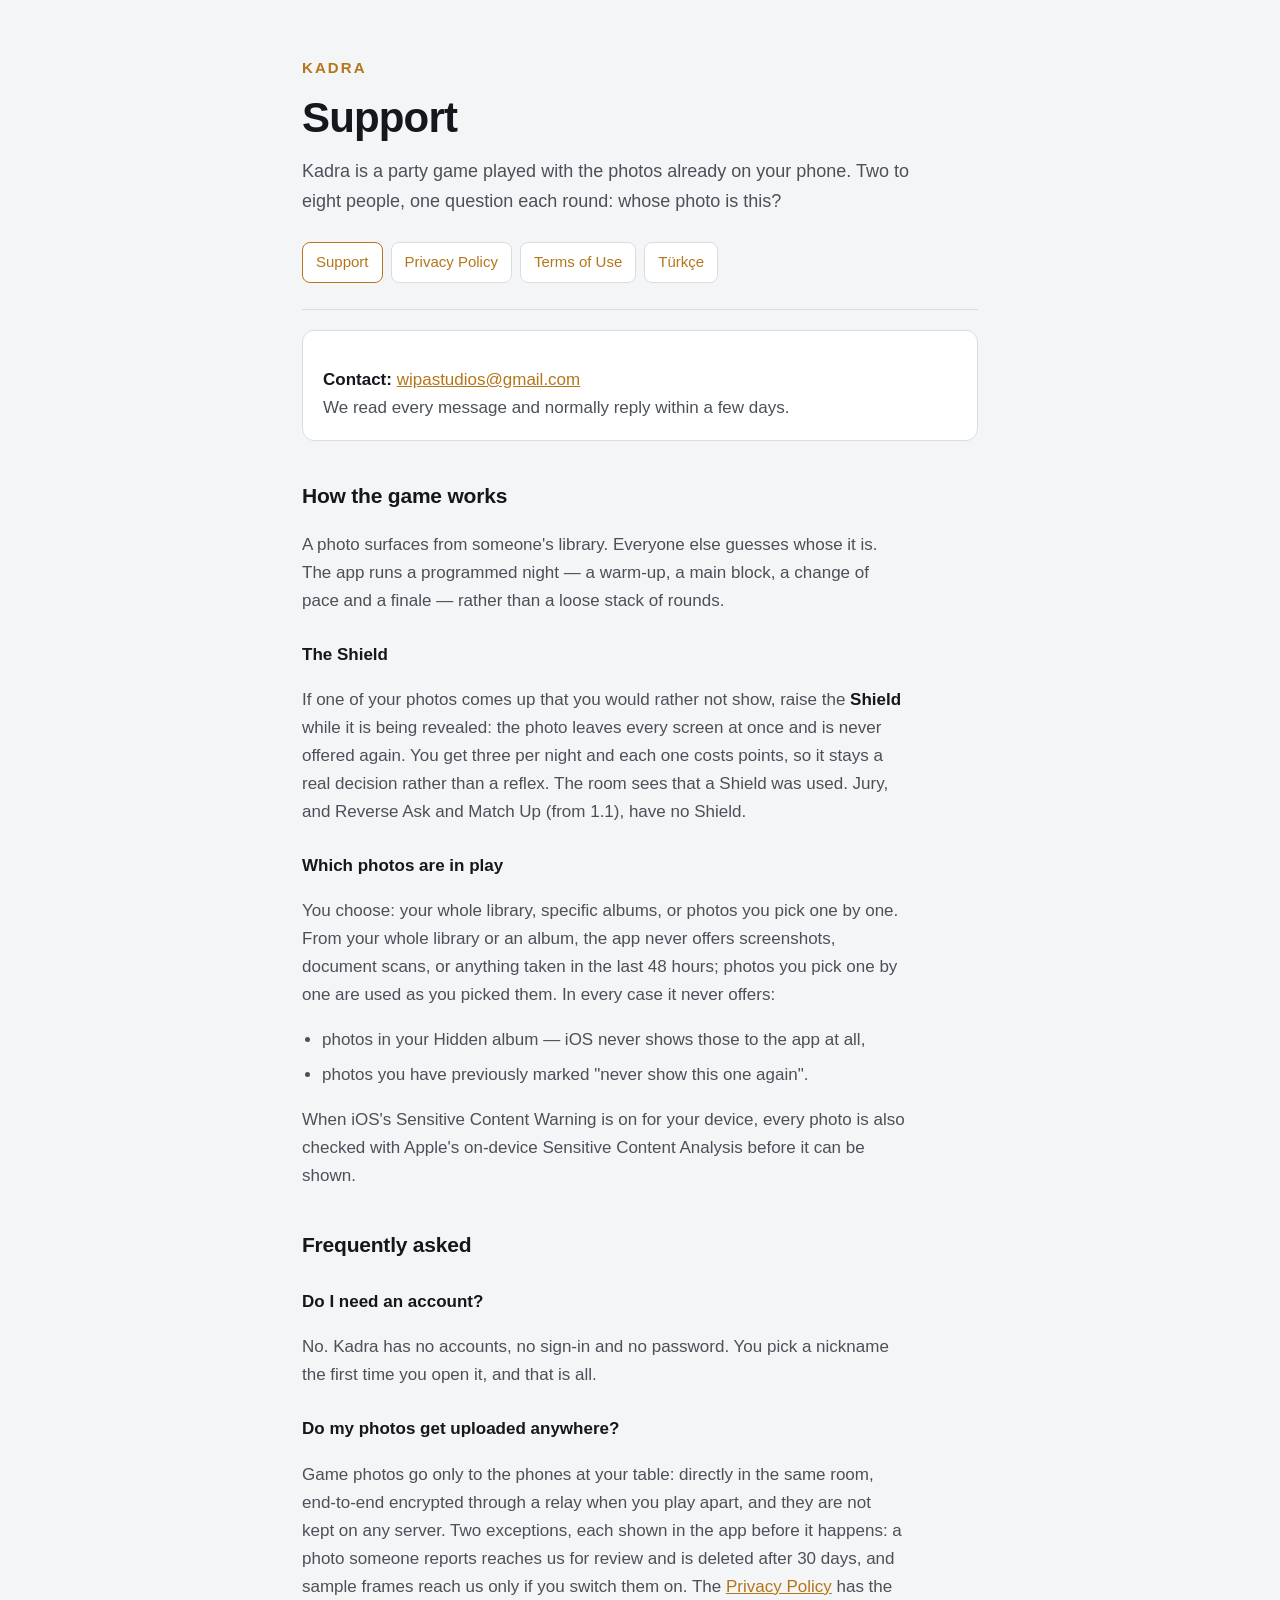
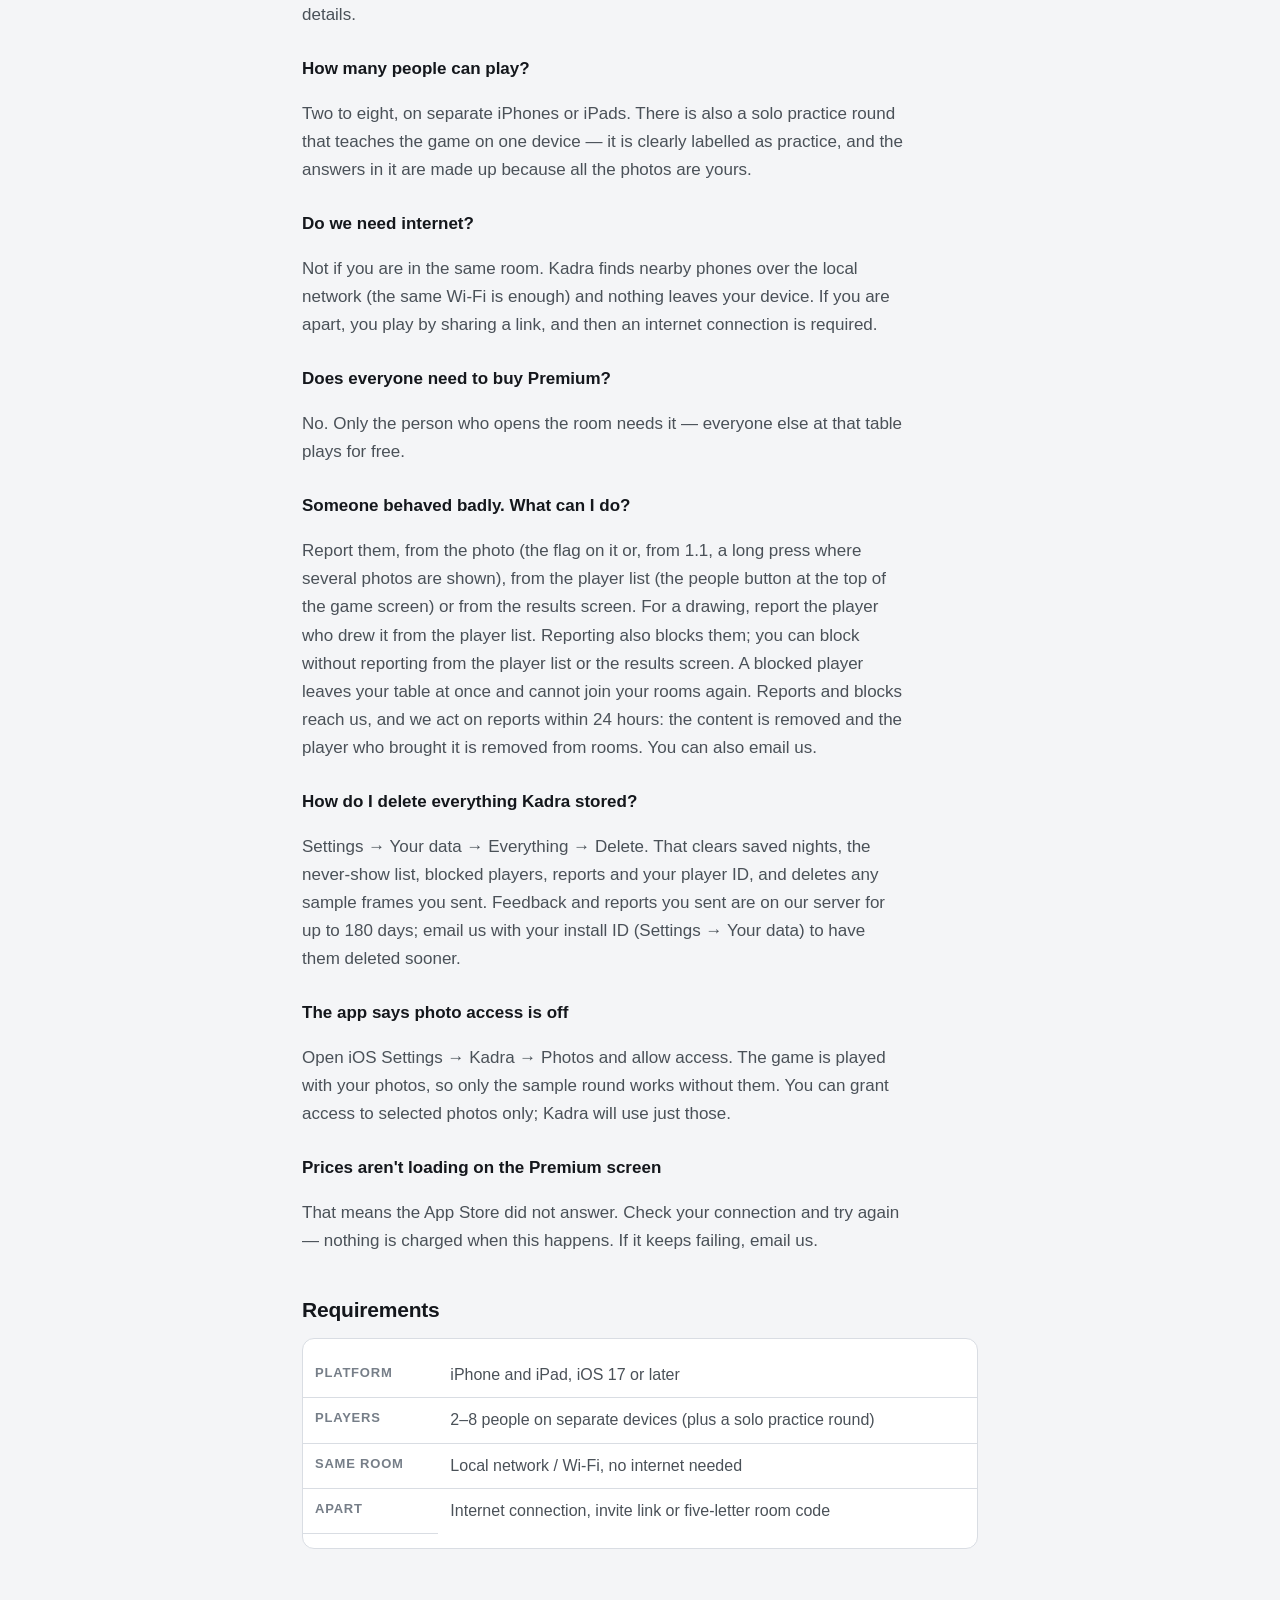
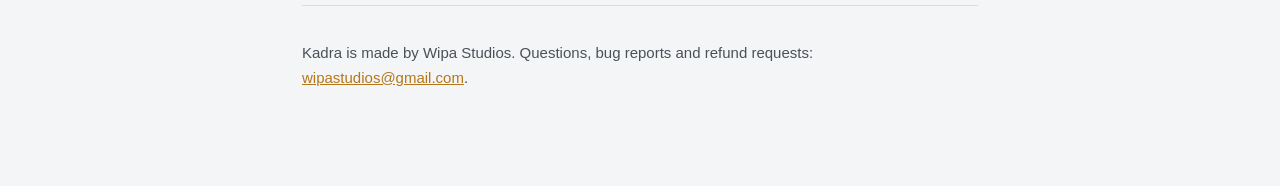
<file: index.html>
<!doctype html>
<html lang="en">
<head>
<meta charset="utf-8">
<meta name="viewport" content="width=device-width,initial-scale=1">
<title>Kadra — Support</title>
<meta name="description" content="Support and help for Kadra, the camera roll party game.">
<link rel="stylesheet" href="style.css">
</head>
<body>
<div class="wrap">
<header>
  <p class="brand">Kadra</p>
  <h1>Support</h1>
  <p class="lede">Kadra is a party game played with the photos already on your phone.
     Two to eight people, one question each round: whose photo is this?</p>
  <nav>
    <a href="./" aria-current="page">Support</a>
    <a href="privacy.html">Privacy Policy</a>
    <a href="terms.html">Terms of Use</a>
    <a href="tr/">Türkçe</a>
  </nav>
</header>

<div class="box">
  <p><strong>Contact:</strong> <a href="mailto:wipastudios@gmail.com">wipastudios@gmail.com</a><br>
     We read every message and normally reply within a few days.</p>
</div>

<h2>How the game works</h2>
<p>A photo surfaces from someone's library. Everyone else guesses whose it is.
   The app runs a programmed night — a warm-up, a main block, a change of pace and a
   finale — rather than a loose stack of rounds.</p>

<h3>The Shield</h3>
<p>If one of your photos comes up that you would rather not show, raise the
   <strong>Shield</strong> while it is being revealed: the photo leaves every screen at once and
   is never offered again. You get three per night and each one costs points, so it stays a real
   decision rather than a reflex. The room sees that a Shield was used. Jury, and Reverse Ask and
   Match Up (from 1.1), have no Shield.</p>

<h3>Which photos are in play</h3>
<p>You choose: your whole library, specific albums, or photos you pick one by one.
   From your whole library or an album, the app never offers screenshots, document scans, or
   anything taken in the last 48 hours; photos you pick one by one are used as you picked them.
   In every case it never offers:</p>
<ul>
  <li>photos in your Hidden album — iOS never shows those to the app at all,</li>
  <li>photos you have previously marked "never show this one again".</li>
</ul>
<p>When iOS's Sensitive Content Warning is on for your device, every photo is also checked with
   Apple's on-device Sensitive Content Analysis before it can be shown.</p>

<h2>Frequently asked</h2>

<h3>Do I need an account?</h3>
<p>No. Kadra has no accounts, no sign-in and no password. You pick a nickname the first time
   you open it, and that is all.</p>

<h3>Do my photos get uploaded anywhere?</h3>
<p>Game photos go only to the phones at your table: directly in the same room, end-to-end
   encrypted through a relay when you play apart, and they are not kept on any server. Two
   exceptions, each shown in the app before it happens: a photo someone reports reaches us for
   review and is deleted after 30 days, and sample frames reach us only if you switch them on.
   The <a href="privacy.html">Privacy Policy</a> has the details.</p>

<h3>How many people can play?</h3>
<p>Two to eight, on separate iPhones or iPads. There is also a solo practice round that
   teaches the game on one device — it is clearly labelled as practice, and the answers in it
   are made up because all the photos are yours.</p>

<h3>Do we need internet?</h3>
<p>Not if you are in the same room. Kadra finds nearby phones over the local network
   (the same Wi-Fi is enough) and nothing leaves your device. If you are apart, you play by
   sharing a link, and then an internet connection is required.</p>

<h3>Does everyone need to buy Premium?</h3>
<p>No. Only the person who opens the room needs it — everyone else at that table plays for free.</p>

<h3>Someone behaved badly. What can I do?</h3>
<p>Report them, from the photo (the flag on it or, from 1.1, a long press where several photos are
   shown),
   from the player list (the people button at the top of the game screen) or from the results
   screen. For a drawing, report the player who drew it from the player list. Reporting also blocks them; you can block
   without reporting from the player list or the results screen. A blocked player leaves your
   table at once and cannot join your rooms again. Reports and blocks reach us, and we act on
   reports within 24 hours: the content is removed and the player who brought it is removed
   from rooms. You can also email us.</p>

<h3>How do I delete everything Kadra stored?</h3>
<p>Settings → Your data → Everything → Delete. That clears saved nights, the never-show list,
   blocked players, reports and your player ID, and deletes any sample frames you sent. Feedback
   and reports you sent are on our server for up to 180 days; email us with your install ID
   (Settings → Your data) to have them deleted sooner.</p>

<h3>The app says photo access is off</h3>
<p>Open iOS Settings → Kadra → Photos and allow access. The game is played with your photos, so
   only the sample round works without them. You can grant access to selected photos only;
   Kadra will use just those.</p>

<h3>Prices aren't loading on the Premium screen</h3>
<p>That means the App Store did not answer. Check your connection and try again — nothing is
   charged when this happens. If it keeps failing, email us.</p>

<h2>Requirements</h2>
<div class="tablewrap">
<table>
  <tr><th>Platform</th><td>iPhone and iPad, iOS 17 or later</td></tr>
  <tr><th>Players</th><td>2–8 people on separate devices (plus a solo practice round)</td></tr>
  <tr><th>Same room</th><td>Local network / Wi-Fi, no internet needed</td></tr>
  <tr><th>Apart</th><td>Internet connection, invite link or five-letter room code</td></tr>
</table>
</div>

<footer>
  <p>Kadra is made by Wipa Studios. Questions, bug reports and refund requests:
     <a href="mailto:wipastudios@gmail.com">wipastudios@gmail.com</a>.</p>
</footer>
</div>
</body>
</html>
</file>
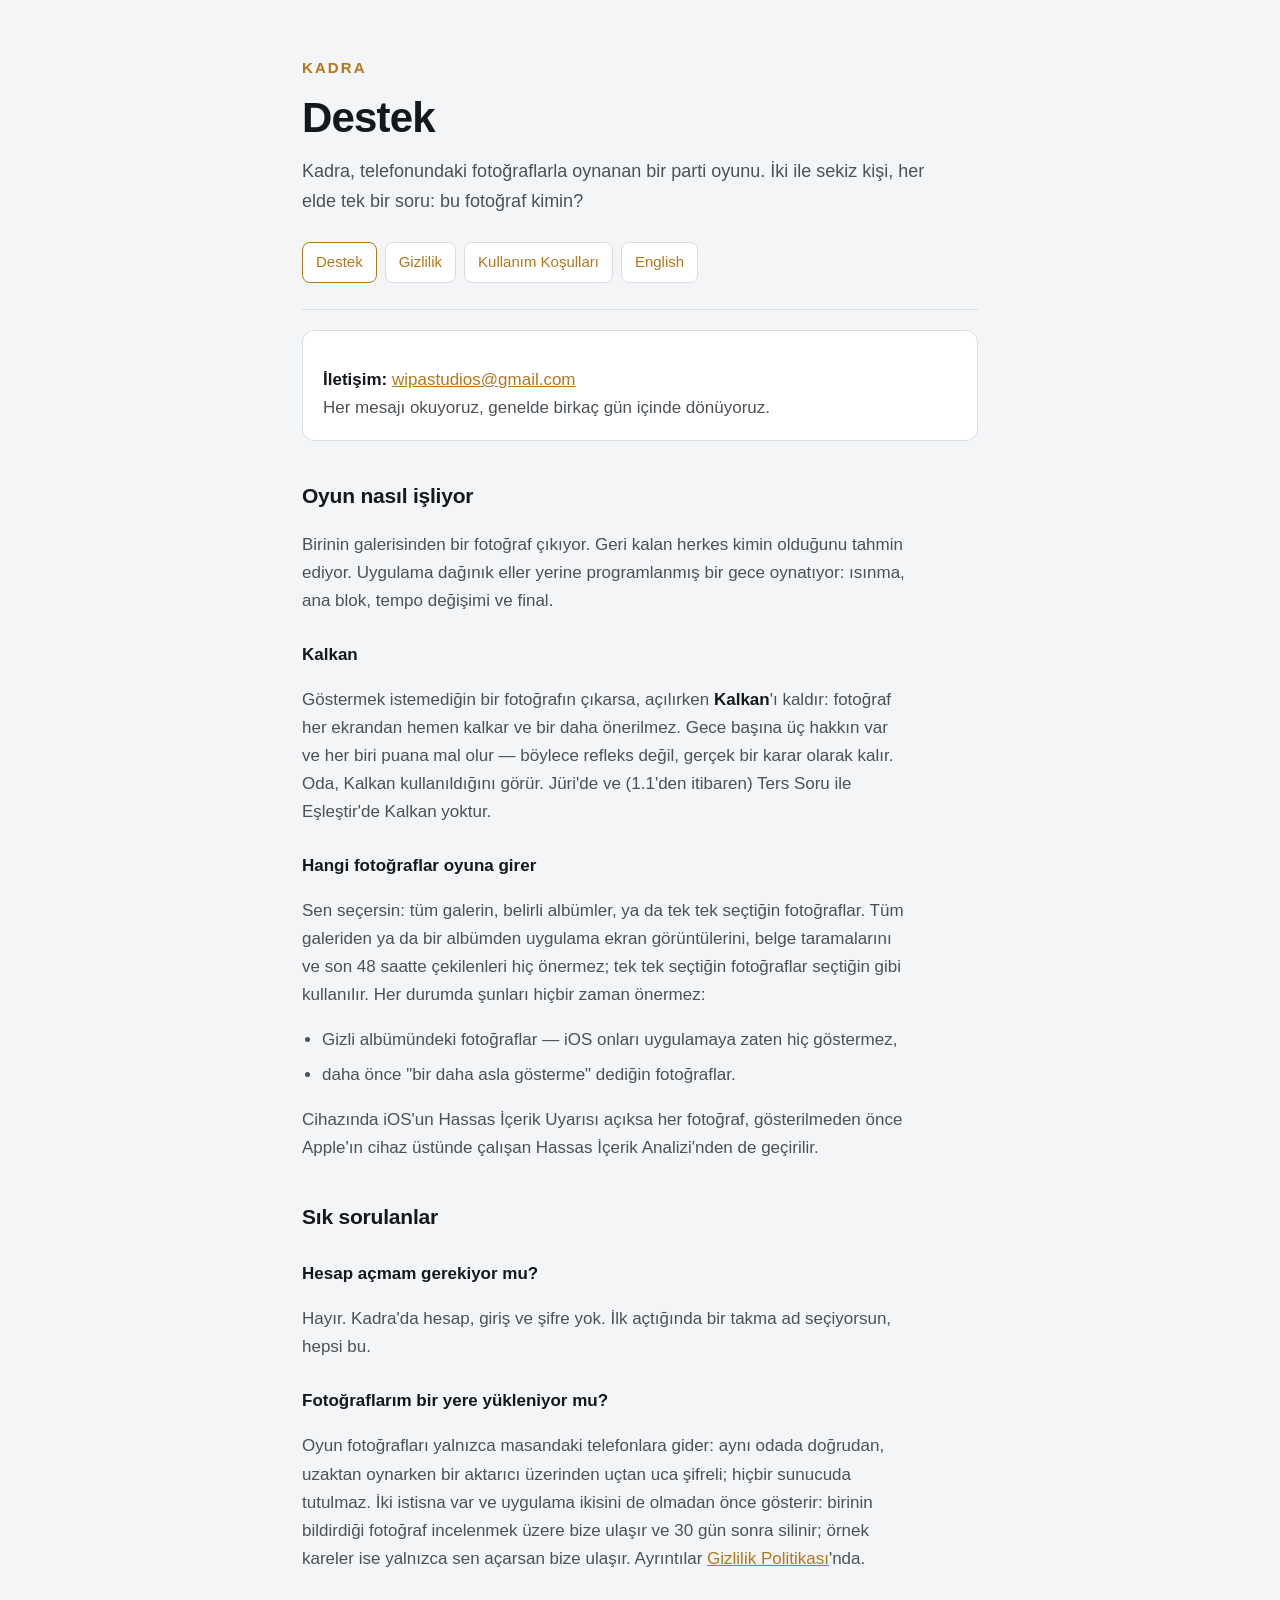
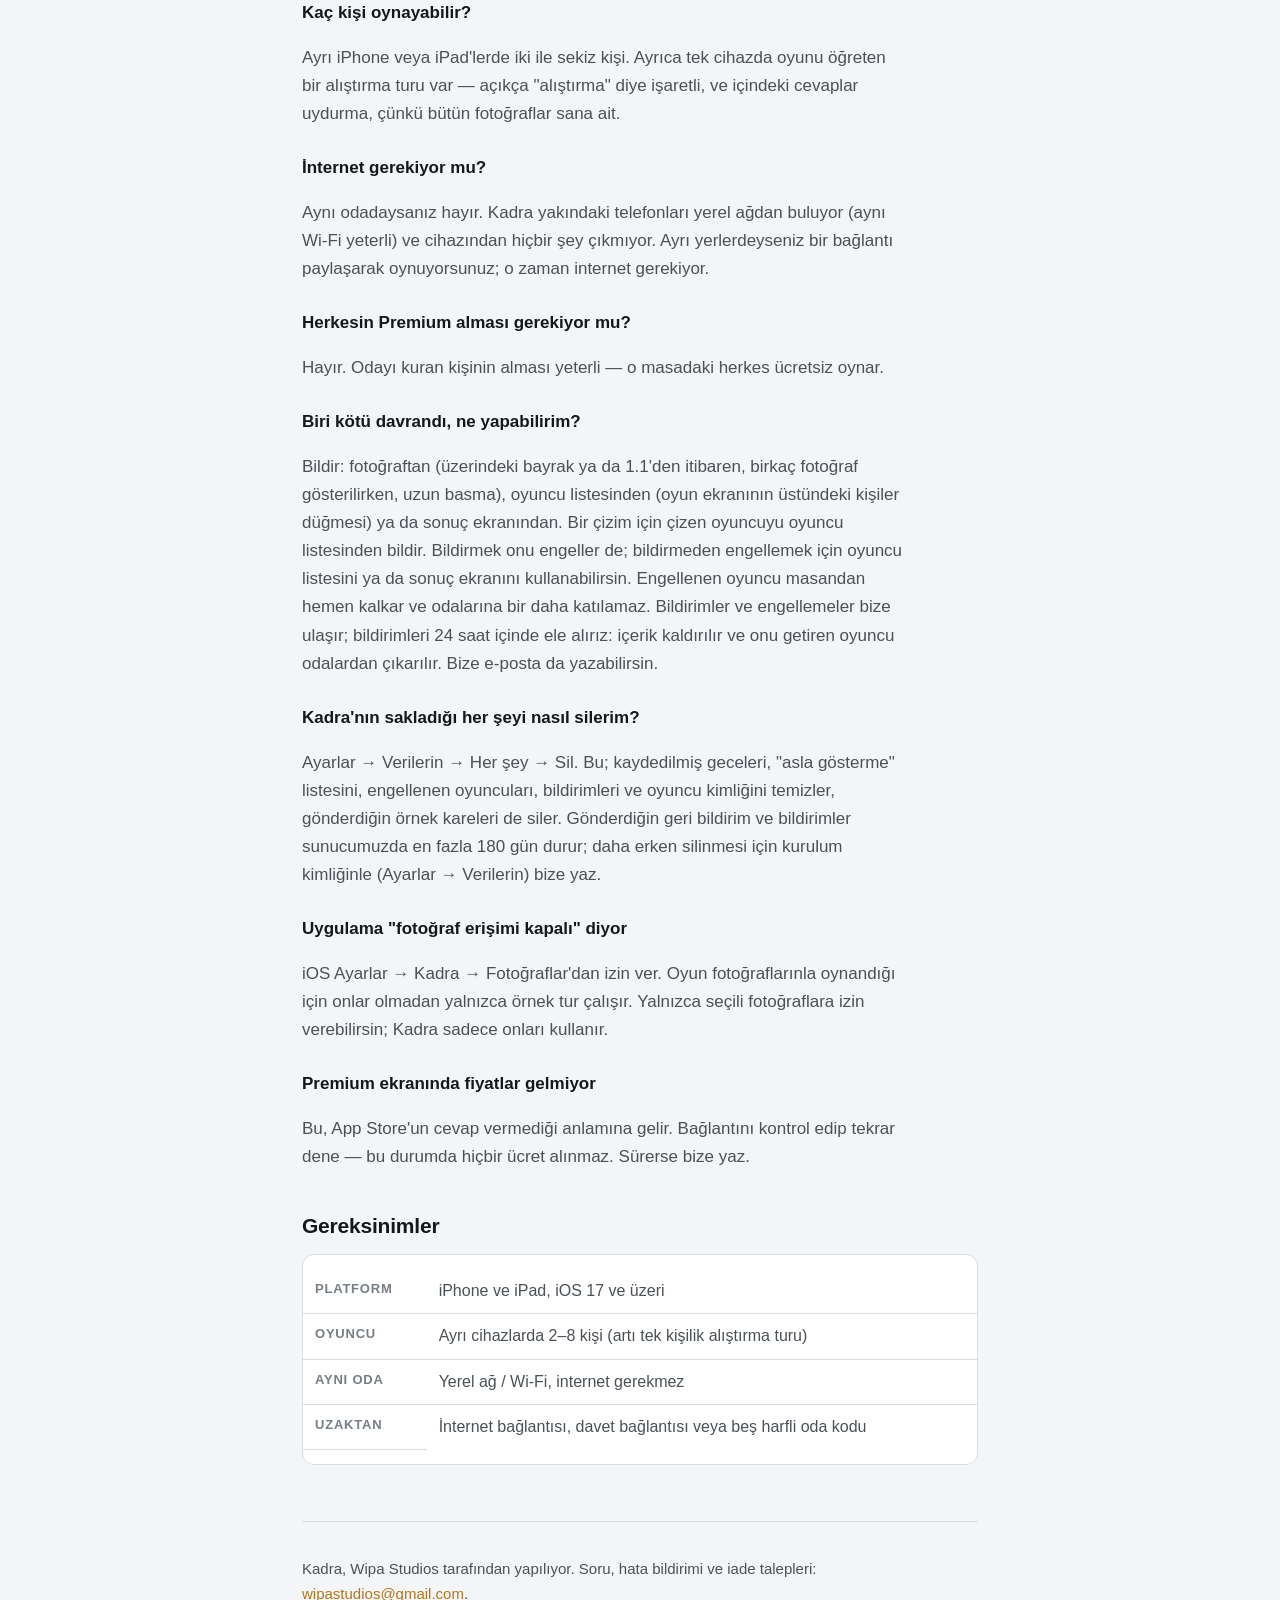
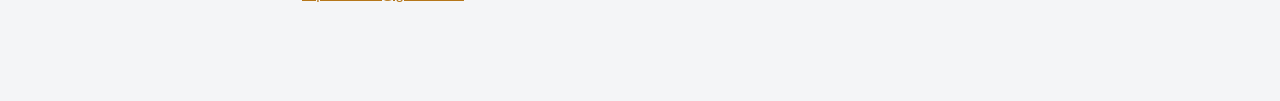
<file: tr/index.html>
<!doctype html>
<html lang="tr">
<head>
<meta charset="utf-8">
<meta name="viewport" content="width=device-width,initial-scale=1">
<title>Kadra — Destek</title>
<meta name="description" content="Kadra için destek ve yardım.">
<link rel="stylesheet" href="../style.css">
</head>
<body>
<div class="wrap">
<header>
  <p class="brand">Kadra</p>
  <h1>Destek</h1>
  <p class="lede">Kadra, telefonundaki fotoğraflarla oynanan bir parti oyunu.
     İki ile sekiz kişi, her elde tek bir soru: bu fotoğraf kimin?</p>
  <nav>
    <a href="./" aria-current="page">Destek</a>
    <a href="privacy.html">Gizlilik</a>
    <a href="terms.html">Kullanım Koşulları</a>
    <a href="../">English</a>
  </nav>
</header>

<div class="box">
  <p><strong>İletişim:</strong> <a href="mailto:wipastudios@gmail.com">wipastudios@gmail.com</a><br>
     Her mesajı okuyoruz, genelde birkaç gün içinde dönüyoruz.</p>
</div>

<h2>Oyun nasıl işliyor</h2>
<p>Birinin galerisinden bir fotoğraf çıkıyor. Geri kalan herkes kimin olduğunu tahmin ediyor.
   Uygulama dağınık eller yerine programlanmış bir gece oynatıyor: ısınma, ana blok,
   tempo değişimi ve final.</p>

<h3>Kalkan</h3>
<p>Göstermek istemediğin bir fotoğrafın çıkarsa, açılırken <strong>Kalkan</strong>'ı kaldır:
   fotoğraf her ekrandan hemen kalkar ve bir daha önerilmez. Gece başına üç hakkın var ve her
   biri puana mal olur — böylece refleks değil, gerçek bir karar olarak kalır. Oda, Kalkan
   kullanıldığını görür. Jüri'de ve (1.1'den itibaren) Ters Soru ile Eşleştir'de Kalkan yoktur.</p>

<h3>Hangi fotoğraflar oyuna girer</h3>
<p>Sen seçersin: tüm galerin, belirli albümler, ya da tek tek seçtiğin fotoğraflar.
   Tüm galeriden ya da bir albümden uygulama ekran görüntülerini, belge taramalarını ve son 48
   saatte çekilenleri hiç önermez; tek tek seçtiğin fotoğraflar seçtiğin gibi kullanılır. Her
   durumda şunları hiçbir zaman önermez:</p>
<ul>
  <li>Gizli albümündeki fotoğraflar — iOS onları uygulamaya zaten hiç göstermez,</li>
  <li>daha önce "bir daha asla gösterme" dediğin fotoğraflar.</li>
</ul>
<p>Cihazında iOS'un Hassas İçerik Uyarısı açıksa her fotoğraf, gösterilmeden önce Apple'ın
   cihaz üstünde çalışan Hassas İçerik Analizi'nden de geçirilir.</p>

<h2>Sık sorulanlar</h2>

<h3>Hesap açmam gerekiyor mu?</h3>
<p>Hayır. Kadra'da hesap, giriş ve şifre yok. İlk açtığında bir takma ad seçiyorsun,
   hepsi bu.</p>

<h3>Fotoğraflarım bir yere yükleniyor mu?</h3>
<p>Oyun fotoğrafları yalnızca masandaki telefonlara gider: aynı odada doğrudan, uzaktan
   oynarken bir aktarıcı üzerinden uçtan uca şifreli; hiçbir sunucuda tutulmaz. İki istisna var
   ve uygulama ikisini de olmadan önce gösterir: birinin bildirdiği fotoğraf incelenmek üzere bize
   ulaşır ve 30 gün sonra silinir; örnek kareler ise yalnızca sen açarsan bize ulaşır. Ayrıntılar
   <a href="privacy.html">Gizlilik Politikası</a>'nda.</p>

<h3>Kaç kişi oynayabilir?</h3>
<p>Ayrı iPhone veya iPad'lerde iki ile sekiz kişi. Ayrıca tek cihazda oyunu öğreten bir
   alıştırma turu var — açıkça "alıştırma" diye işaretli, ve içindeki cevaplar uydurma,
   çünkü bütün fotoğraflar sana ait.</p>

<h3>İnternet gerekiyor mu?</h3>
<p>Aynı odadaysanız hayır. Kadra yakındaki telefonları yerel ağdan buluyor (aynı Wi-Fi yeterli)
   ve cihazından hiçbir şey çıkmıyor. Ayrı yerlerdeyseniz bir bağlantı paylaşarak oynuyorsunuz;
   o zaman internet gerekiyor.</p>

<h3>Herkesin Premium alması gerekiyor mu?</h3>
<p>Hayır. Odayı kuran kişinin alması yeterli — o masadaki herkes ücretsiz oynar.</p>

<h3>Biri kötü davrandı, ne yapabilirim?</h3>
<p>Bildir: fotoğraftan (üzerindeki bayrak ya da 1.1'den itibaren, birkaç fotoğraf gösterilirken,
   uzun basma), oyuncu
   listesinden (oyun ekranının üstündeki kişiler düğmesi) ya da sonuç ekranından. Bir çizim için çizen
   oyuncuyu oyuncu listesinden bildir. Bildirmek onu engeller de; bildirmeden engellemek için oyuncu
   listesini ya da sonuç ekranını kullanabilirsin. Engellenen oyuncu masandan hemen kalkar ve
   odalarına bir daha katılamaz. Bildirimler ve engellemeler bize ulaşır; bildirimleri 24 saat
   içinde ele alırız: içerik kaldırılır ve onu getiren oyuncu odalardan çıkarılır. Bize e-posta da
   yazabilirsin.</p>

<h3>Kadra'nın sakladığı her şeyi nasıl silerim?</h3>
<p>Ayarlar → Verilerin → Her şey → Sil. Bu; kaydedilmiş geceleri, "asla gösterme" listesini,
   engellenen oyuncuları, bildirimleri ve oyuncu kimliğini temizler, gönderdiğin örnek kareleri de
   siler. Gönderdiğin geri bildirim ve bildirimler sunucumuzda en fazla 180 gün durur; daha erken
   silinmesi için kurulum kimliğinle (Ayarlar → Verilerin) bize yaz.</p>

<h3>Uygulama "fotoğraf erişimi kapalı" diyor</h3>
<p>iOS Ayarlar → Kadra → Fotoğraflar'dan izin ver. Oyun fotoğraflarınla oynandığı için onlar
   olmadan yalnızca örnek tur çalışır. Yalnızca seçili fotoğraflara izin verebilirsin; Kadra sadece
   onları kullanır.</p>

<h3>Premium ekranında fiyatlar gelmiyor</h3>
<p>Bu, App Store'un cevap vermediği anlamına gelir. Bağlantını kontrol edip tekrar dene —
   bu durumda hiçbir ücret alınmaz. Sürerse bize yaz.</p>

<h2>Gereksinimler</h2>
<div class="tablewrap">
<table>
  <tr><th>Platform</th><td>iPhone ve iPad, iOS 17 ve üzeri</td></tr>
  <tr><th>Oyuncu</th><td>Ayrı cihazlarda 2–8 kişi (artı tek kişilik alıştırma turu)</td></tr>
  <tr><th>Aynı oda</th><td>Yerel ağ / Wi-Fi, internet gerekmez</td></tr>
  <tr><th>Uzaktan</th><td>İnternet bağlantısı, davet bağlantısı veya beş harfli oda kodu</td></tr>
</table>
</div>

<footer>
  <p>Kadra, Wipa Studios tarafından yapılıyor. Soru, hata bildirimi ve iade talepleri:
     <a href="mailto:wipastudios@gmail.com">wipastudios@gmail.com</a>.</p>
</footer>
</div>
</body>
</html>
</file>
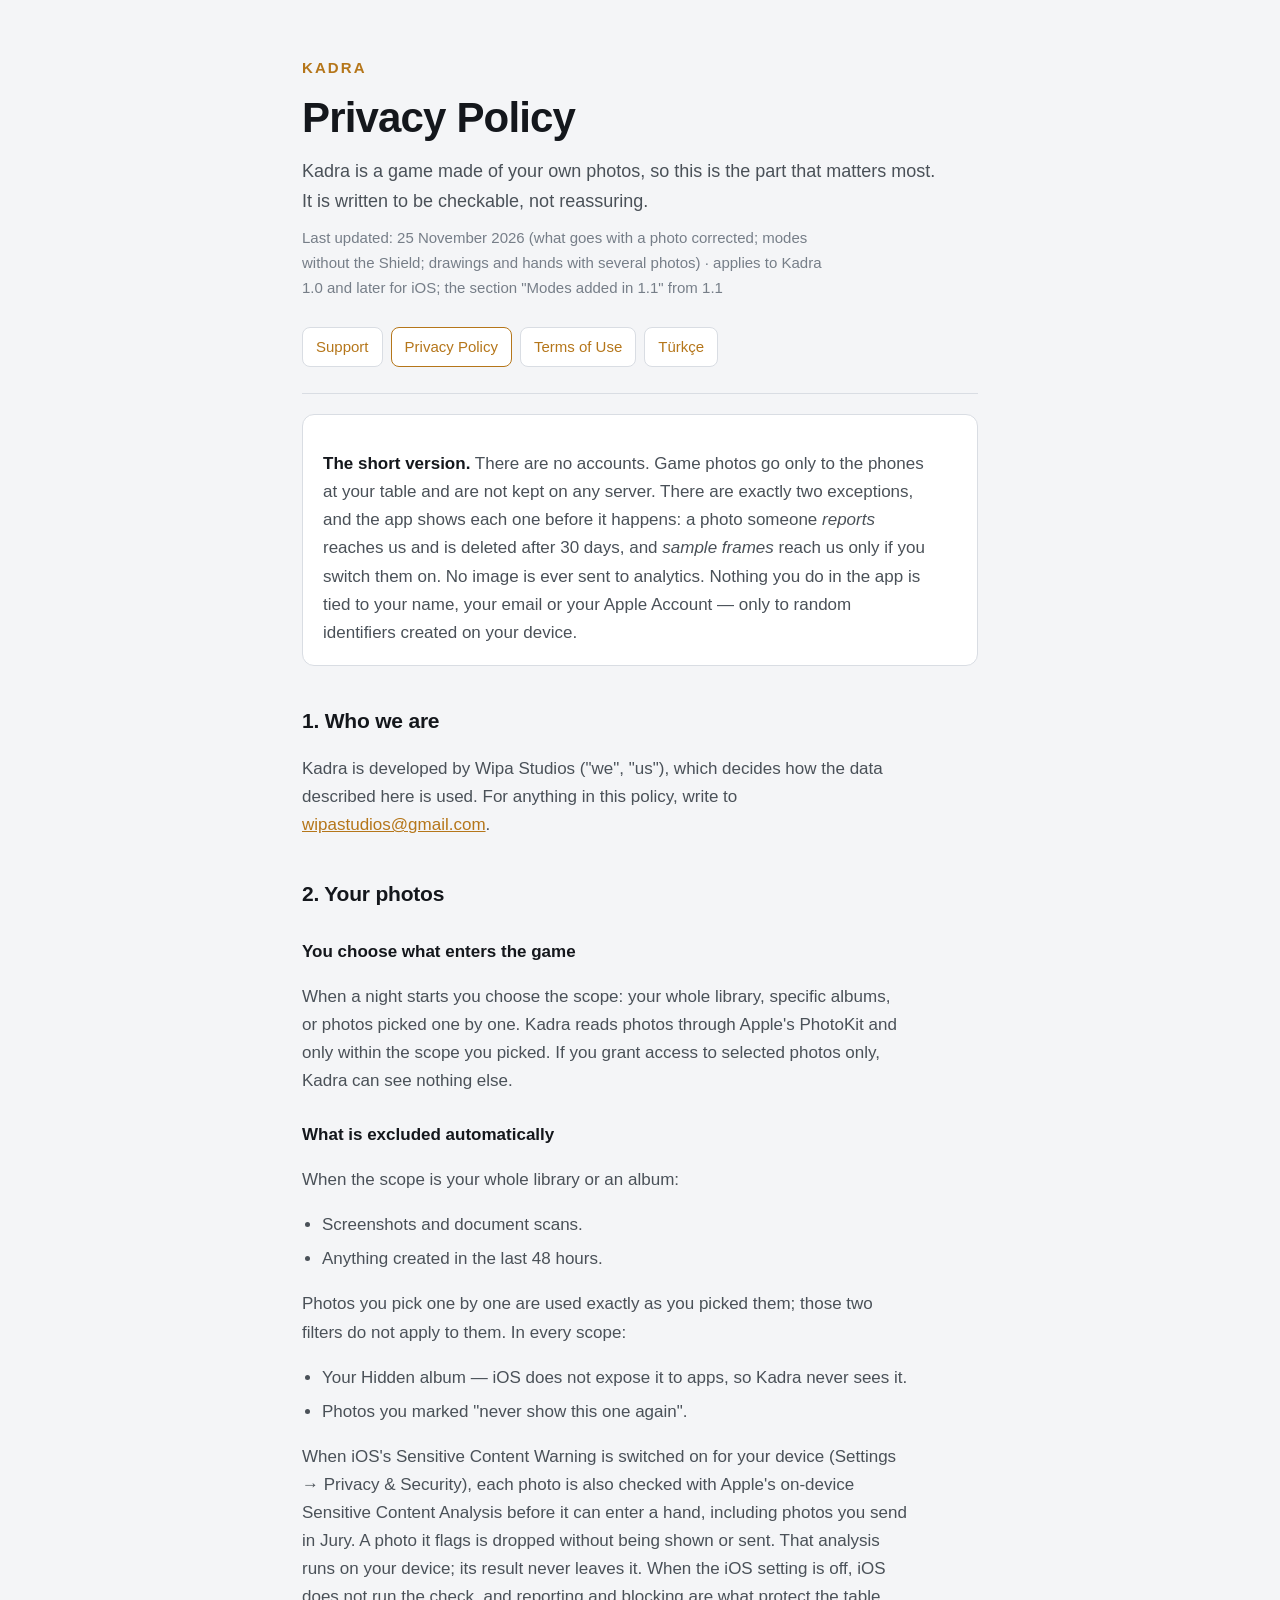
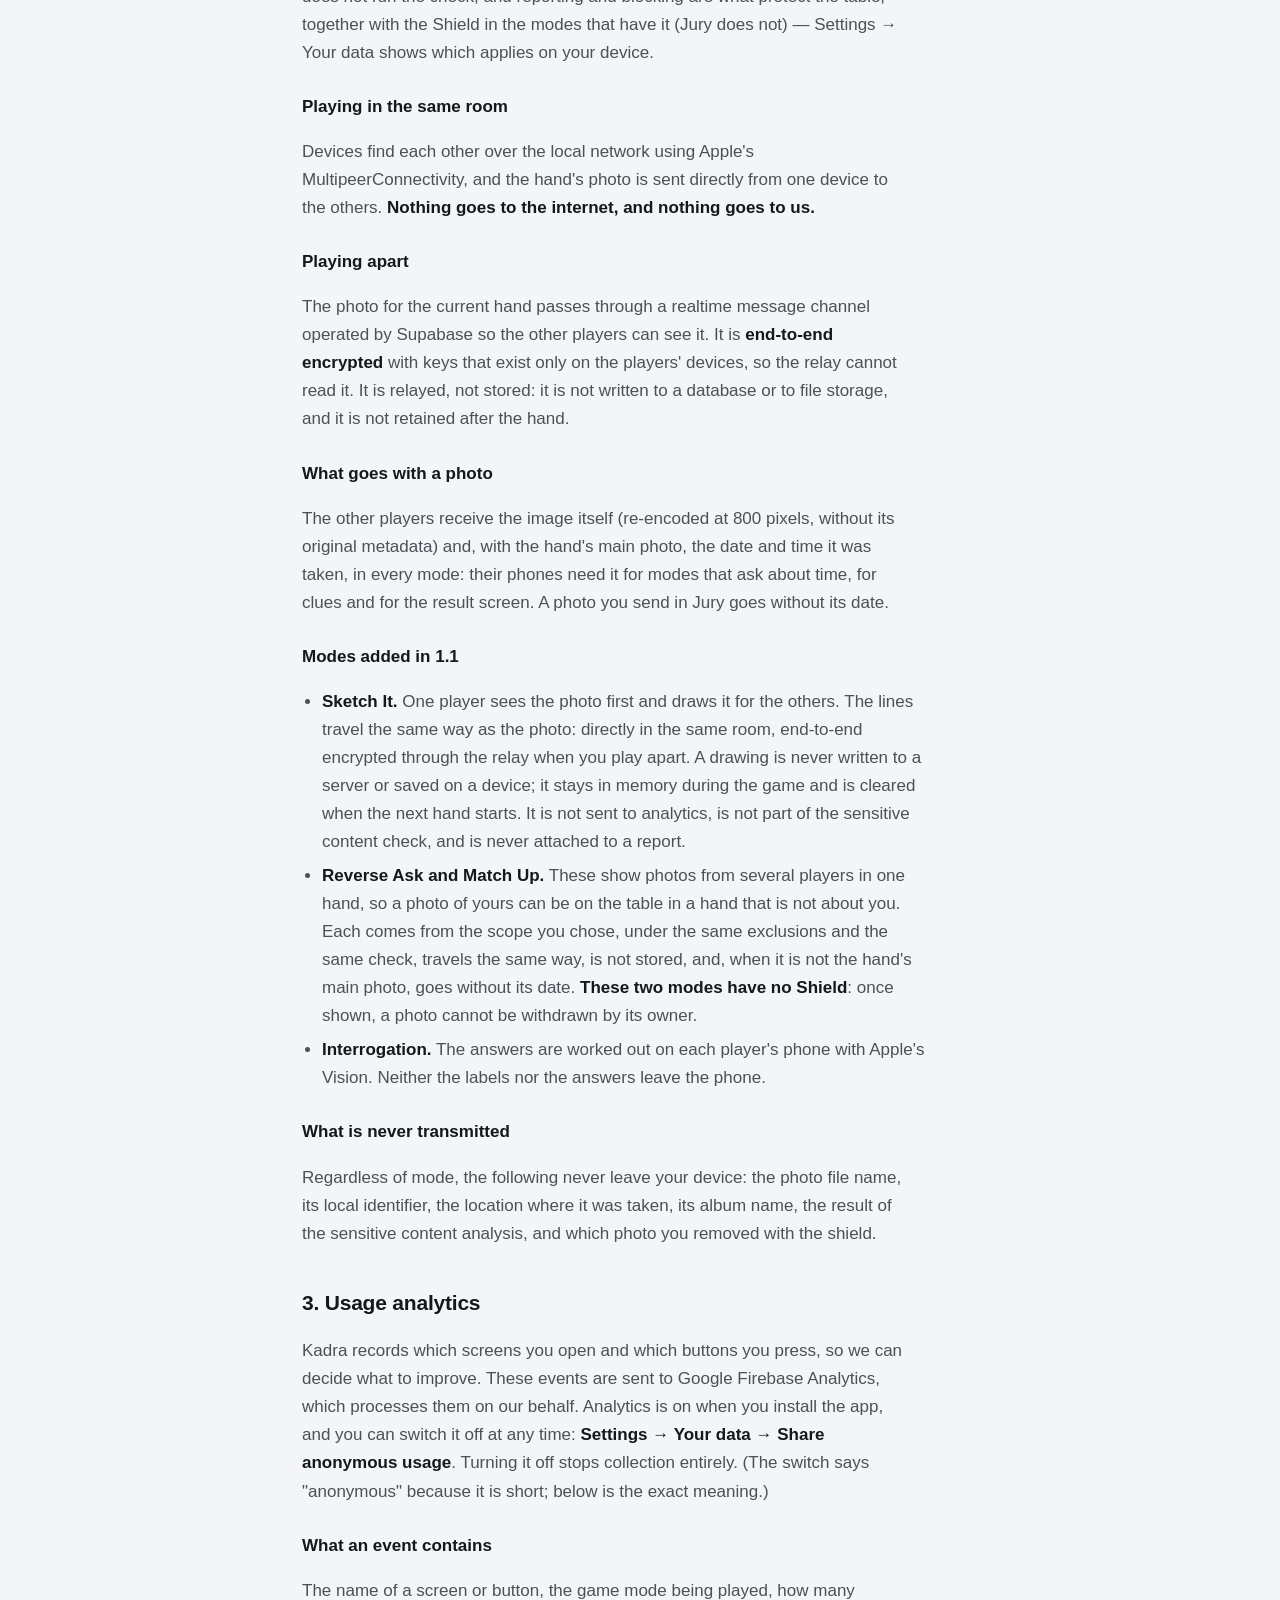
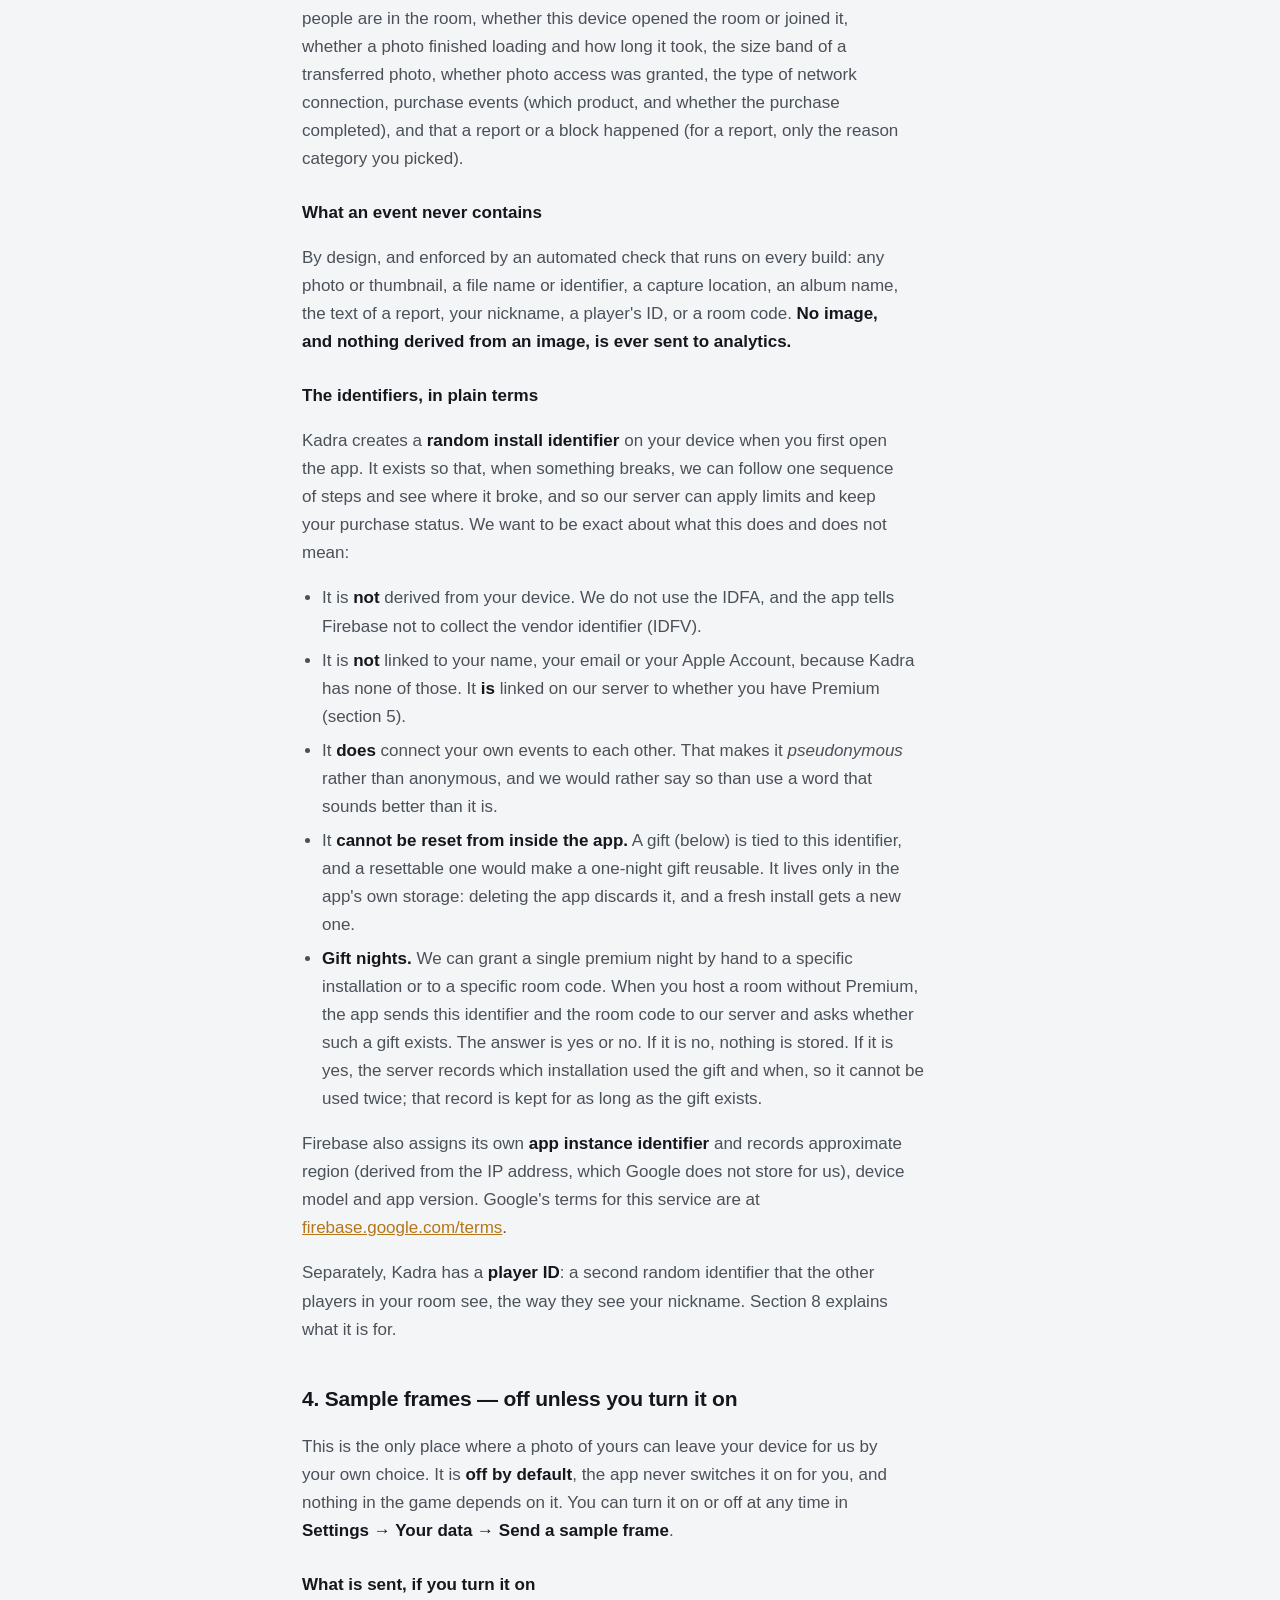
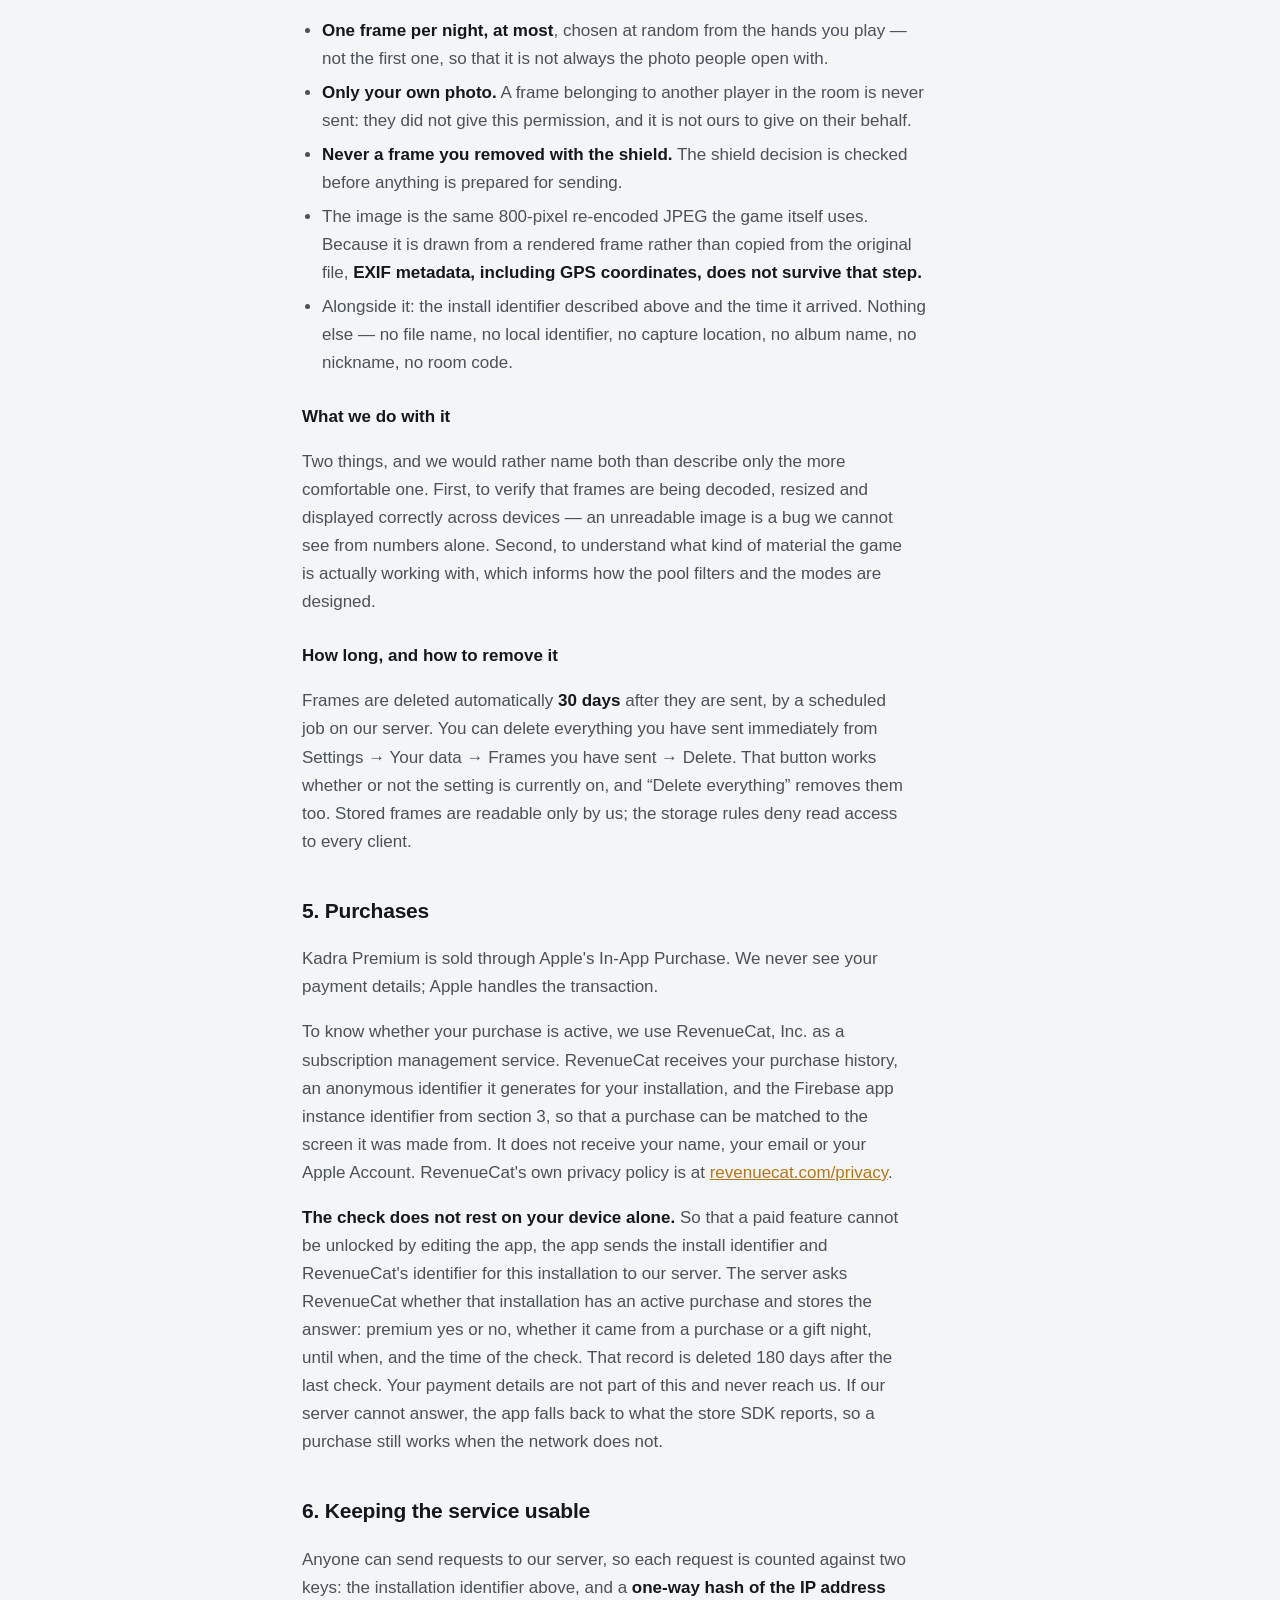
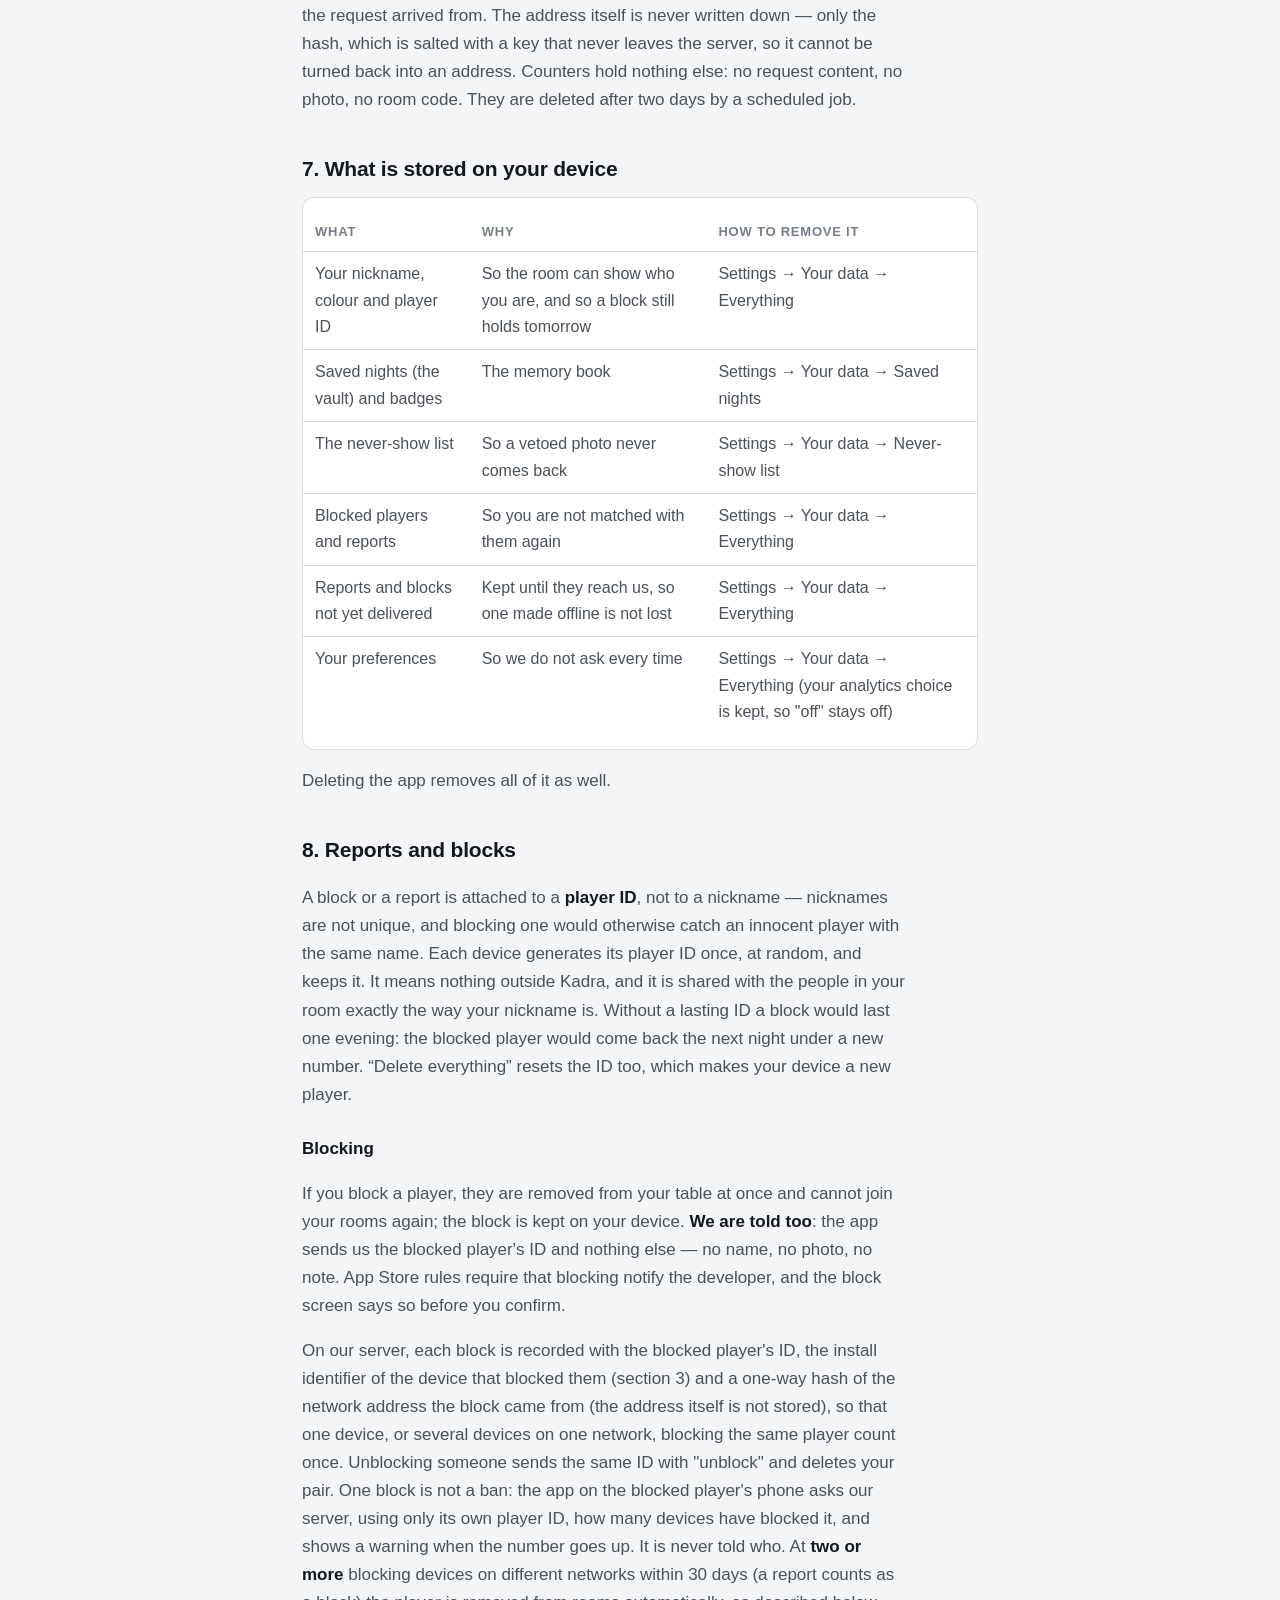
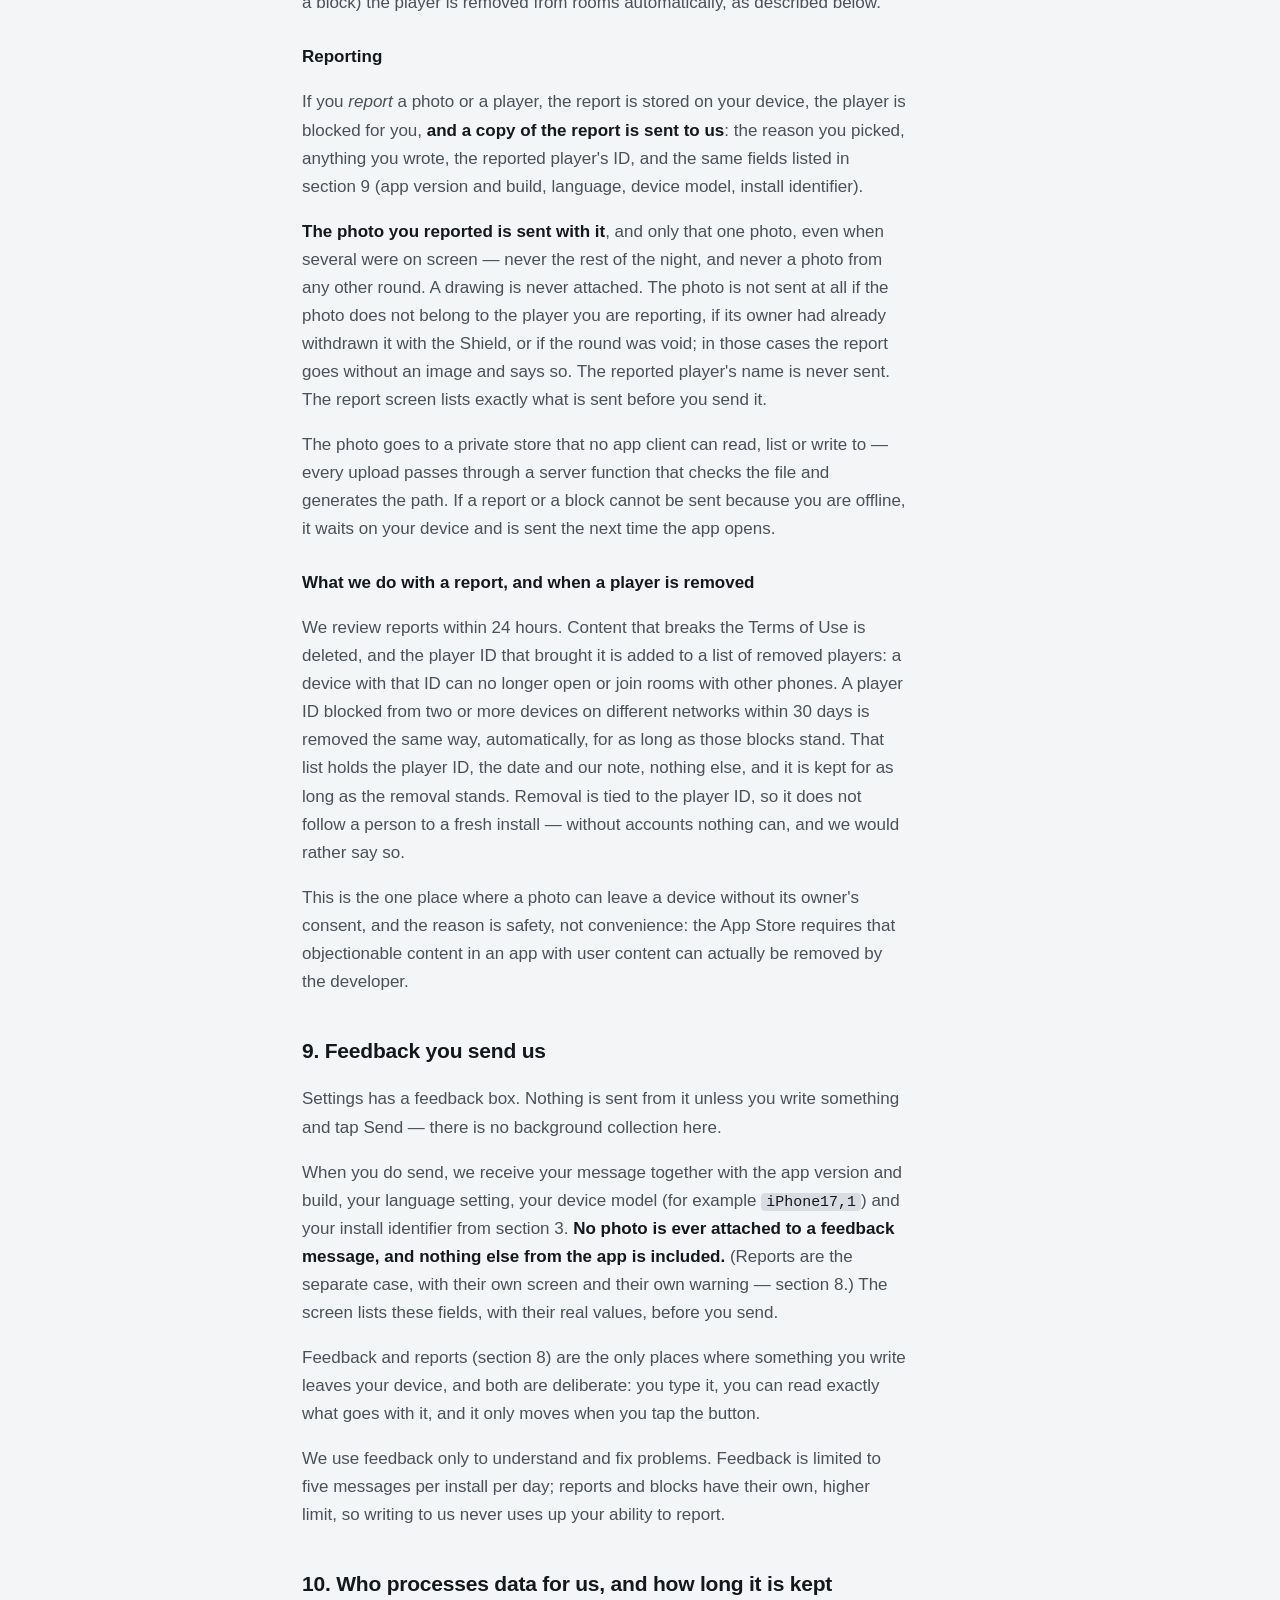
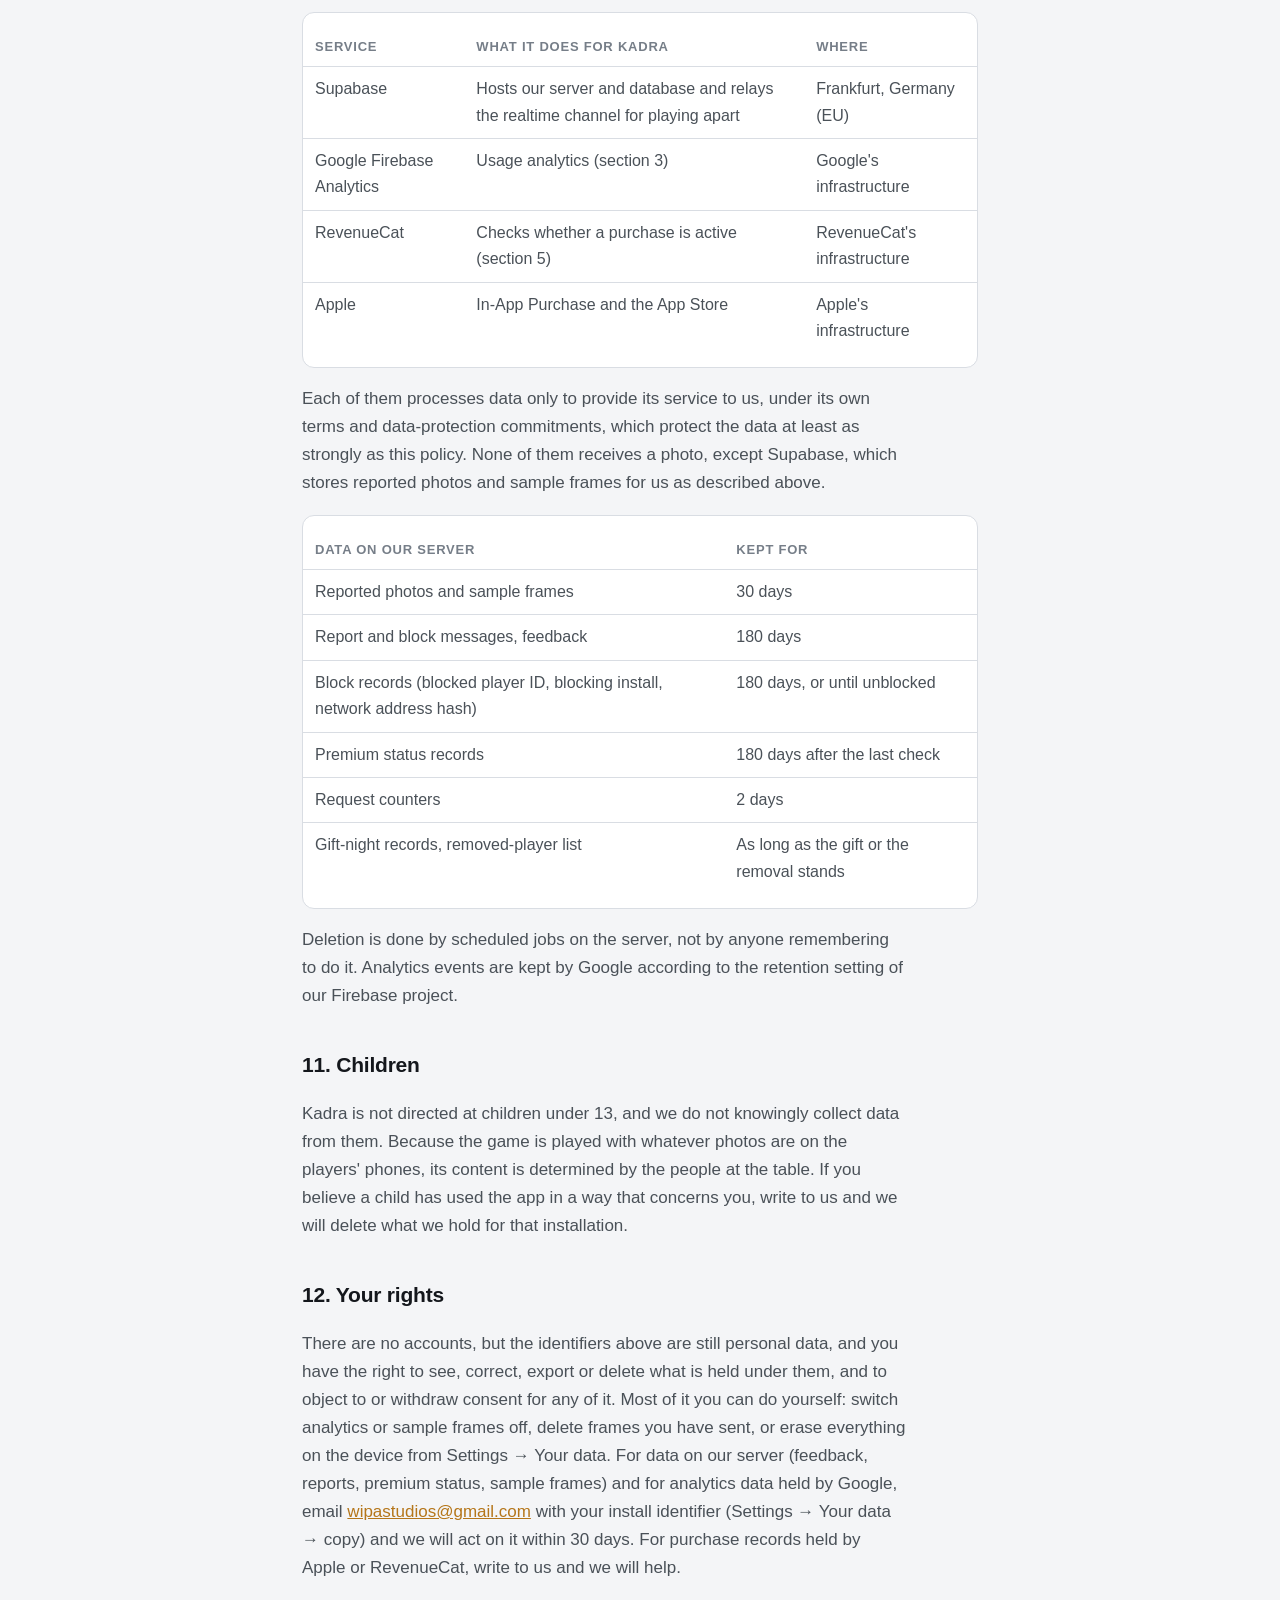
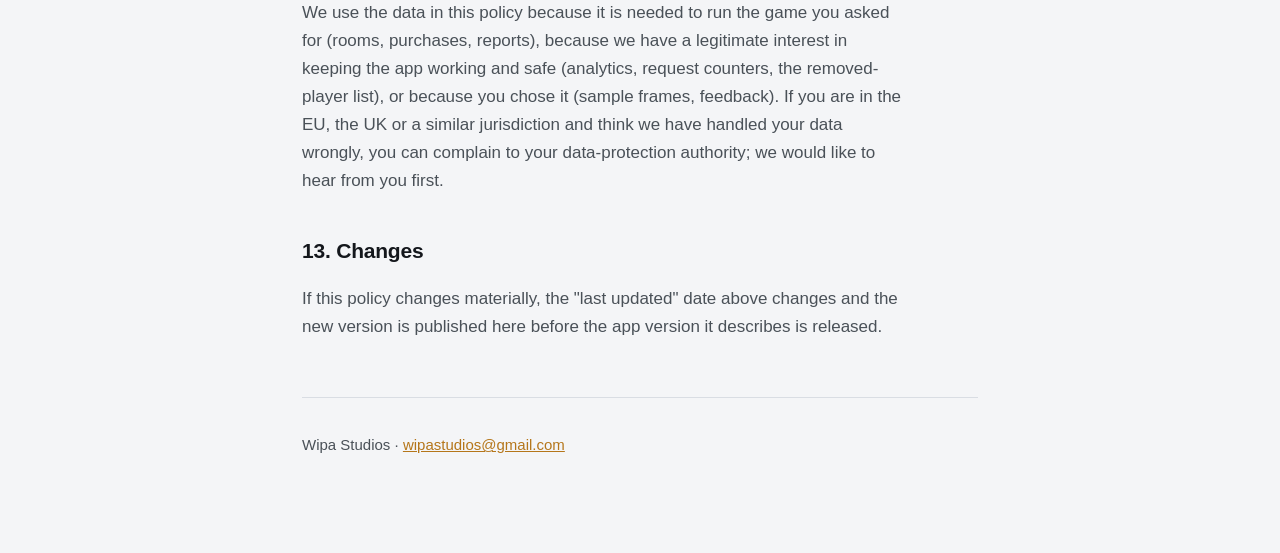
<file: privacy.html>
<!doctype html>
<html lang="en">
<head>
<meta charset="utf-8">
<meta name="viewport" content="width=device-width,initial-scale=1">
<title>Kadra — Privacy Policy</title>
<meta name="description" content="What Kadra does and does not do with your photos and data.">
<link rel="stylesheet" href="style.css">
</head>
<body>
<div class="wrap">
<header>
  <p class="brand">Kadra</p>
  <h1>Privacy Policy</h1>
  <p class="lede">Kadra is a game made of your own photos, so this is the part that matters
     most. It is written to be checkable, not reassuring.</p>
  <p class="updated">Last updated: 25 November 2026 (what goes with a photo corrected; modes without the Shield; drawings and hands with several photos) · applies to Kadra 1.0 and later for iOS; the section "Modes added in 1.1" from 1.1</p>
  <nav>
    <a href="./">Support</a>
    <a href="privacy.html" aria-current="page">Privacy Policy</a>
    <a href="terms.html">Terms of Use</a>
    <a href="tr/privacy.html">Türkçe</a>
  </nav>
</header>

<div class="box">
  <p><strong>The short version.</strong> There are no accounts. Game photos go only to the
     phones at your table and are not kept on any server. There are exactly two exceptions, and
     the app shows each one before it happens: a photo someone <em>reports</em> reaches us and is
     deleted after 30 days, and <em>sample frames</em> reach us only if you switch them on. No
     image is ever sent to analytics. Nothing you do in the app is tied to your name, your email
     or your Apple Account — only to random identifiers created on your device.</p>
</div>

<h2>1. Who we are</h2>
<p>Kadra is developed by Wipa Studios ("we", "us"), which decides how the data described here is
   used. For anything in this policy, write to
   <a href="mailto:wipastudios@gmail.com">wipastudios@gmail.com</a>.</p>

<h2>2. Your photos</h2>

<h3>You choose what enters the game</h3>
<p>When a night starts you choose the scope: your whole library, specific albums, or photos
   picked one by one. Kadra reads photos through Apple's PhotoKit and only within the scope you
   picked. If you grant access to selected photos only, Kadra can see nothing else.</p>

<h3>What is excluded automatically</h3>
<p>When the scope is your whole library or an album:</p>
<ul>
  <li>Screenshots and document scans.</li>
  <li>Anything created in the last 48 hours.</li>
</ul>
<p>Photos you pick one by one are used exactly as you picked them; those two filters do not
   apply to them. In every scope:</p>
<ul>
  <li>Your Hidden album — iOS does not expose it to apps, so Kadra never sees it.</li>
  <li>Photos you marked "never show this one again".</li>
</ul>
<p>When iOS's Sensitive Content Warning is switched on for your device (Settings → Privacy &amp;
   Security), each photo is also checked with Apple's on-device Sensitive Content Analysis before
   it can enter a hand, including photos you send in Jury. A photo it flags is dropped without
   being shown or sent. That analysis runs on your device; its result never leaves it. When
   the iOS setting is off, iOS does not run the check, and reporting and blocking are what protect
   the table, together with the Shield in the modes that have it (Jury does not) — Settings → Your
   data shows which applies on your device.</p>

<h3>Playing in the same room</h3>
<p>Devices find each other over the local network using Apple's MultipeerConnectivity, and the
   hand's photo is sent directly from one device to the others. <strong>Nothing goes to the
   internet, and nothing goes to us.</strong></p>

<h3>Playing apart</h3>
<p>The photo for the current hand passes through a realtime message channel operated by
   Supabase so the other players can see it. It is <strong>end-to-end encrypted</strong> with keys
   that exist only on the players' devices, so the relay cannot read it. It is relayed, not stored:
   it is not written to a database or to file storage, and it is not retained after the hand.</p>

<h3>What goes with a photo</h3>
<p>The other players receive the image itself (re-encoded at 800 pixels, without its original
   metadata) and, with the hand's main photo, the date and time it was taken, in every mode: their
   phones need it for modes that ask about time, for clues and for the result screen. A photo you
   send in Jury goes without its date.</p>

<h3>Modes added in 1.1</h3>
<ul>
  <li><strong>Sketch It.</strong> One player sees the photo first and draws it for the others. The lines
      travel the same way as the photo: directly in the same room, end-to-end encrypted through the
      relay when you play apart. A drawing is never written to a server or saved on a device; it
      stays in memory during the game and is cleared when the next hand starts. It is not sent to
      analytics, is not part of the sensitive content check, and is never attached to a report.</li>
  <li><strong>Reverse Ask and Match Up.</strong> These show photos from several players in one hand,
      so a photo of yours can be on the table in a hand that is not about you. Each comes from the
      scope you chose, under the same exclusions and the same check, travels the same way, is not
      stored, and, when it is not the hand's main photo, goes without its date. <strong>These two
      modes have no Shield</strong>: once shown, a photo cannot be withdrawn by its owner.</li>
  <li><strong>Interrogation.</strong> The answers are worked out on each player's phone with Apple's
      Vision. Neither the labels nor the answers leave the phone.</li>
</ul>

<h3>What is never transmitted</h3>
<p>Regardless of mode, the following never leave your device: the photo file name, its local
   identifier, the location where it was taken, its album name, the result of the sensitive
   content analysis, and which photo you removed with the shield.</p>

<h2>3. Usage analytics</h2>
<p>Kadra records which screens you open and which buttons you press, so we can decide what to
   improve. These events are sent to Google Firebase Analytics, which processes them on our
   behalf. Analytics is on when you install the app, and you can switch it off at any time:
   <strong>Settings → Your data → Share anonymous usage</strong>. Turning it off stops collection
   entirely. (The switch says "anonymous" because it is short; below is the exact meaning.)</p>

<h3>What an event contains</h3>
<p>The name of a screen or button, the game mode being played, how many people are in the room,
   whether this device opened the room or joined it, whether a photo finished loading and how
   long it took, the size band of a transferred photo, whether photo access was granted, the type
   of network connection, purchase events (which product, and whether the purchase completed), and
   that a report or a block happened (for a report, only the reason category you picked).</p>

<h3>What an event never contains</h3>
<p>By design, and enforced by an automated check that runs on every build: any photo or
   thumbnail, a file name or identifier, a capture location, an album name, the text of a report,
   your nickname, a player's ID, or a room code. <strong>No image, and nothing derived from an
   image, is ever sent to analytics.</strong></p>

<h3>The identifiers, in plain terms</h3>
<p>Kadra creates a <strong>random install identifier</strong> on your device when you first open
   the app. It exists so that, when something breaks, we can follow one sequence of steps and see
   where it broke, and so our server can apply limits and keep your purchase status. We want to be
   exact about what this does and does not mean:</p>
<ul>
  <li>It is <strong>not</strong> derived from your device. We do not use the IDFA, and the app
      tells Firebase not to collect the vendor identifier (IDFV).</li>
  <li>It is <strong>not</strong> linked to your name, your email or your Apple Account, because
      Kadra has none of those. It <strong>is</strong> linked on our server to whether you have
      Premium (section 5).</li>
  <li>It <strong>does</strong> connect your own events to each other. That makes it
      <em>pseudonymous</em> rather than anonymous, and we would rather say so than use a word
      that sounds better than it is.</li>
  <li>It <strong>cannot be reset from inside the app.</strong> A gift (below) is tied to this
      identifier, and a resettable one would make a one-night gift reusable. It lives only in the
      app's own storage: deleting the app discards it, and a fresh install gets a new one.</li>
  <li><strong>Gift nights.</strong> We can grant a single premium night by hand to a specific
      installation or to a specific room code. When you host a room without Premium, the app sends
      this identifier and the room code to our server and asks whether such a gift exists. The
      answer is yes or no. If it is no, nothing is stored. If it is yes, the server records which
      installation used the gift and when, so it cannot be used twice; that record is kept for as
      long as the gift exists.</li>
</ul>
<p>Firebase also assigns its own <strong>app instance identifier</strong> and records approximate
   region (derived from the IP address, which Google does not store for us), device model and app
   version. Google's terms for this service are at
   <a href="https://firebase.google.com/terms/data-processing-terms">firebase.google.com/terms</a>.</p>
<p>Separately, Kadra has a <strong>player ID</strong>: a second random identifier that the other
   players in your room see, the way they see your nickname. Section 8 explains what it is for.</p>

<h2>4. Sample frames — off unless you turn it on</h2>
<p>This is the only place where a photo of yours can leave your device for us by your own
   choice. It is <strong>off by default</strong>, the app never switches it on for you, and
   nothing in the game depends on it. You can turn it on or off at any time in
   <strong>Settings → Your data → Send a sample frame</strong>.</p>

<h3>What is sent, if you turn it on</h3>
<ul>
  <li><strong>One frame per night, at most</strong>, chosen at random from the hands you play —
      not the first one, so that it is not always the photo people open with.</li>
  <li><strong>Only your own photo.</strong> A frame belonging to another player in the room is
      never sent: they did not give this permission, and it is not ours to give on their behalf.</li>
  <li><strong>Never a frame you removed with the shield.</strong> The shield decision is checked
      before anything is prepared for sending.</li>
  <li>The image is the same 800-pixel re-encoded JPEG the game itself uses. Because it is drawn
      from a rendered frame rather than copied from the original file, <strong>EXIF metadata,
      including GPS coordinates, does not survive that step.</strong></li>
  <li>Alongside it: the install identifier described above and the time it arrived. Nothing else —
      no file name, no local identifier, no capture location, no album name, no nickname, no room
      code.</li>
</ul>

<h3>What we do with it</h3>
<p>Two things, and we would rather name both than describe only the more comfortable one. First,
   to verify that frames are being decoded, resized and displayed correctly across devices —
   an unreadable image is a bug we cannot see from numbers alone. Second, to understand what kind
   of material the game is actually working with, which informs how the pool filters and the
   modes are designed.</p>

<h3>How long, and how to remove it</h3>
<p>Frames are deleted automatically <strong>30 days</strong> after they are sent, by a scheduled
   job on our server. You can delete everything you have sent immediately from Settings &rarr; Your
   data &rarr; Frames you have sent &rarr; Delete. That button works whether or not the setting is
   currently on, and &ldquo;Delete everything&rdquo; removes them too. Stored frames are readable
   only by us; the storage rules deny read access to every client.</p>

<h2>5. Purchases</h2>
<p>Kadra Premium is sold through Apple's In-App Purchase. We never see your payment details;
   Apple handles the transaction.</p>
<p>To know whether your purchase is active, we use RevenueCat, Inc. as a subscription
   management service. RevenueCat receives your purchase history, an anonymous identifier it
   generates for your installation, and the Firebase app instance identifier from section 3, so
   that a purchase can be matched to the screen it was made from. It does not receive your name,
   your email or your Apple Account. RevenueCat's own privacy policy is at
   <a href="https://www.revenuecat.com/privacy">revenuecat.com/privacy</a>.</p>
<p><strong>The check does not rest on your device alone.</strong> So that a paid feature cannot
   be unlocked by editing the app, the app sends the install identifier and RevenueCat's
   identifier for this installation to our server. The server asks RevenueCat whether that
   installation has an active purchase and stores the answer: premium yes or no, whether it came
   from a purchase or a gift night, until when, and the time of the check. That record is deleted
   180 days after the last check. Your payment details are not part of this and never reach us.
   If our server cannot answer, the app falls back to what the store SDK reports, so a purchase
   still works when the network does not.</p>

<h2>6. Keeping the service usable</h2>
<p>Anyone can send requests to our server, so each request is counted against two keys: the
   installation identifier above, and a <strong>one-way hash of the IP address</strong> the
   request arrived from. The address itself is never written down — only the hash, which is
   salted with a key that never leaves the server, so it cannot be turned back into an address.
   Counters hold nothing else: no request content, no photo, no room code. They are deleted
   after two days by a scheduled job.</p>

<h2>7. What is stored on your device</h2>
<div class="tablewrap">
<table>
  <tr><th>What</th><th>Why</th><th>How to remove it</th></tr>
  <tr><td>Your nickname, colour and player ID</td><td>So the room can show who you are, and so a block still holds tomorrow</td>
      <td>Settings → Your data → Everything</td></tr>
  <tr><td>Saved nights (the vault) and badges</td><td>The memory book</td>
      <td>Settings → Your data → Saved nights</td></tr>
  <tr><td>The never-show list</td><td>So a vetoed photo never comes back</td>
      <td>Settings → Your data → Never-show list</td></tr>
  <tr><td>Blocked players and reports</td><td>So you are not matched with them again</td>
      <td>Settings → Your data → Everything</td></tr>
  <tr><td>Reports and blocks not yet delivered</td><td>Kept until they reach us, so one made offline is not lost</td>
      <td>Settings → Your data → Everything</td></tr>
  <tr><td>Your preferences</td><td>So we do not ask every time</td>
      <td>Settings → Your data → Everything (your analytics choice is kept, so "off" stays off)</td></tr>
</table>
</div>
<p>Deleting the app removes all of it as well.</p>

<h2>8. Reports and blocks</h2>
<p>A block or a report is attached to a <strong>player ID</strong>, not to a nickname &mdash;
   nicknames are not unique, and blocking one would otherwise catch an innocent player with the
   same name. Each device generates its player ID once, at random, and keeps it. It means nothing
   outside Kadra, and it is shared with the people in your room exactly the way your nickname is.
   Without a lasting ID a block would last one evening: the blocked player would come back the
   next night under a new number. &ldquo;Delete everything&rdquo; resets the ID too, which makes
   your device a new player.</p>

<h3>Blocking</h3>
<p>If you block a player, they are removed from your table at once and cannot join your rooms
   again; the block is kept on your device. <strong>We are told too</strong>: the app sends us
   the blocked player's ID and nothing else — no name, no photo, no note. App Store rules require
   that blocking notify the developer, and the block screen says so before you confirm.</p>
<p>On our server, each block is recorded with the blocked player's ID, the install identifier
   of the device that blocked them (section 3) and a one-way hash of the network address the
   block came from (the address itself is not stored), so that one device, or several devices on
   one network, blocking the same player count once. Unblocking someone sends the same ID with "unblock" and deletes your
   pair. One block is not a ban: the app on the blocked player's phone asks our server, using
   only its own player ID, how many devices have blocked it, and shows a warning when the number
   goes up. It is never told who. At <strong>two or more</strong> blocking devices on different networks
   within 30 days (a report counts as a block) the player is removed from rooms automatically, as
   described below.</p>

<h3>Reporting</h3>
<p>If you <em>report</em> a photo or a player, the report is stored on your device, the player is
   blocked for you, <strong>and a copy of the report is sent to us</strong>: the reason you picked,
   anything you wrote, the reported player's ID, and the same fields listed in section 9 (app
   version and build, language, device model, install identifier).</p>
<p><strong>The photo you reported is sent with it</strong>, and only that one photo, even when
   several were on screen — never the rest of the night, and never a photo from any other round. A
   drawing is never attached. The photo is not sent at all if the
   photo does not belong to the player you are reporting, if its owner had already withdrawn it
   with the Shield, or if the round was void; in those cases the report goes without an image
   and says so. The reported player's name is never sent. The report screen lists exactly what is
   sent before you send it.</p>
<p>The photo goes to a private store that no app client can read, list or write to — every
   upload passes through a server function that checks the file and generates the path.
   If a report or a block cannot be sent because you are offline, it waits on your device and is
   sent the next time the app opens.</p>

<h3>What we do with a report, and when a player is removed</h3>
<p>We review reports within 24 hours. Content that breaks the Terms of Use is deleted, and the
   player ID that brought it is added to a list of removed players: a device with that ID can no
   longer open or join rooms with other phones. A player ID blocked from two or more devices on
   different networks within 30 days is removed the same way, automatically, for as long as
   those blocks stand. That list holds the player ID, the date and our
   note, nothing else, and it is kept for as long as the removal stands. Removal is tied to the
   player ID, so it does not follow a person to a fresh install — without accounts nothing can,
   and we would rather say so.</p>
<p>This is the one place where a photo can leave a device without its owner's consent, and the
   reason is safety, not convenience: the App Store requires that objectionable content in an
   app with user content can actually be removed by the developer.</p>

<h2>9. Feedback you send us</h2>
<p>Settings has a feedback box. Nothing is sent from it unless you write something and tap
   Send — there is no background collection here.</p>
<p>When you do send, we receive your message together with the app version and build, your
   language setting, your device model (for example <code>iPhone17,1</code>) and your install
   identifier from section 3. <strong>No photo is ever attached to a feedback message, and nothing else from
   the app is included.</strong> (Reports are the separate case, with their own screen and
   their own warning — section 8.) The screen lists these fields, with their real values, before you send.</p>
<p>Feedback and reports (section 8) are the only places where something you write leaves your
   device, and both are deliberate: you type it, you can read exactly what goes with it, and it
   only moves when you tap the button.</p>
<p>We use feedback only to understand and fix problems. Feedback is limited to five messages per
   install per day; reports and blocks have their own, higher limit, so writing to us never uses
   up your ability to report.</p>

<h2>10. Who processes data for us, and how long it is kept</h2>
<div class="tablewrap">
<table>
  <tr><th>Service</th><th>What it does for Kadra</th><th>Where</th></tr>
  <tr><td>Supabase</td><td>Hosts our server and database and relays the realtime channel for playing apart</td><td>Frankfurt, Germany (EU)</td></tr>
  <tr><td>Google Firebase Analytics</td><td>Usage analytics (section 3)</td><td>Google's infrastructure</td></tr>
  <tr><td>RevenueCat</td><td>Checks whether a purchase is active (section 5)</td><td>RevenueCat's infrastructure</td></tr>
  <tr><td>Apple</td><td>In-App Purchase and the App Store</td><td>Apple's infrastructure</td></tr>
</table>
</div>
<p>Each of them processes data only to provide its service to us, under its own terms and
   data-protection commitments, which protect the data at least as strongly as this policy.
   None of them receives a photo, except Supabase, which stores reported photos and sample frames
   for us as described above.</p>
<div class="tablewrap">
<table>
  <tr><th>Data on our server</th><th>Kept for</th></tr>
  <tr><td>Reported photos and sample frames</td><td>30 days</td></tr>
  <tr><td>Report and block messages, feedback</td><td>180 days</td></tr>
  <tr><td>Block records (blocked player ID, blocking install, network address hash)</td><td>180 days, or until unblocked</td></tr>
  <tr><td>Premium status records</td><td>180 days after the last check</td></tr>
  <tr><td>Request counters</td><td>2 days</td></tr>
  <tr><td>Gift-night records, removed-player list</td><td>As long as the gift or the removal stands</td></tr>
</table>
</div>
<p>Deletion is done by scheduled jobs on the server, not by anyone remembering to do it. Analytics
   events are kept by Google according to the retention setting of our Firebase project.</p>

<h2>11. Children</h2>
<p>Kadra is not directed at children under 13, and we do not knowingly collect data from them.
   Because the game is played with whatever photos are on the players' phones, its content is
   determined by the people at the table. If you believe a child has used the app in a way that
   concerns you, write to us and we will delete what we hold for that installation.</p>

<h2>12. Your rights</h2>
<p>There are no accounts, but the identifiers above are still personal data, and you have the
   right to see, correct, export or delete what is held under them, and to object to or withdraw
   consent for any of it. Most of it you can do yourself: switch analytics or sample frames off,
   delete frames you have sent, or erase everything on the device from Settings → Your data.
   For data on our server (feedback, reports, premium status, sample frames) and for analytics
   data held by Google, email <a href="mailto:wipastudios@gmail.com">wipastudios@gmail.com</a>
   with your install identifier (Settings → Your data → copy) and we will act on it within 30
   days. For purchase records held by Apple or RevenueCat, write to us and we will help.</p>
<p>We use the data in this policy because it is needed to run the game you asked for (rooms,
   purchases, reports), because we have a legitimate interest in keeping the app working and safe
   (analytics, request counters, the removed-player list), or because you chose it (sample
   frames, feedback). If you are in the EU, the UK or a similar jurisdiction and think we have
   handled your data wrongly, you can complain to your data-protection authority; we would like to
   hear from you first.</p>

<h2>13. Changes</h2>
<p>If this policy changes materially, the "last updated" date above changes and the new version
   is published here before the app version it describes is released.</p>

<footer>
  <p>Wipa Studios · <a href="mailto:wipastudios@gmail.com">wipastudios@gmail.com</a></p>
</footer>
</div>
</body>
</html>
</file>
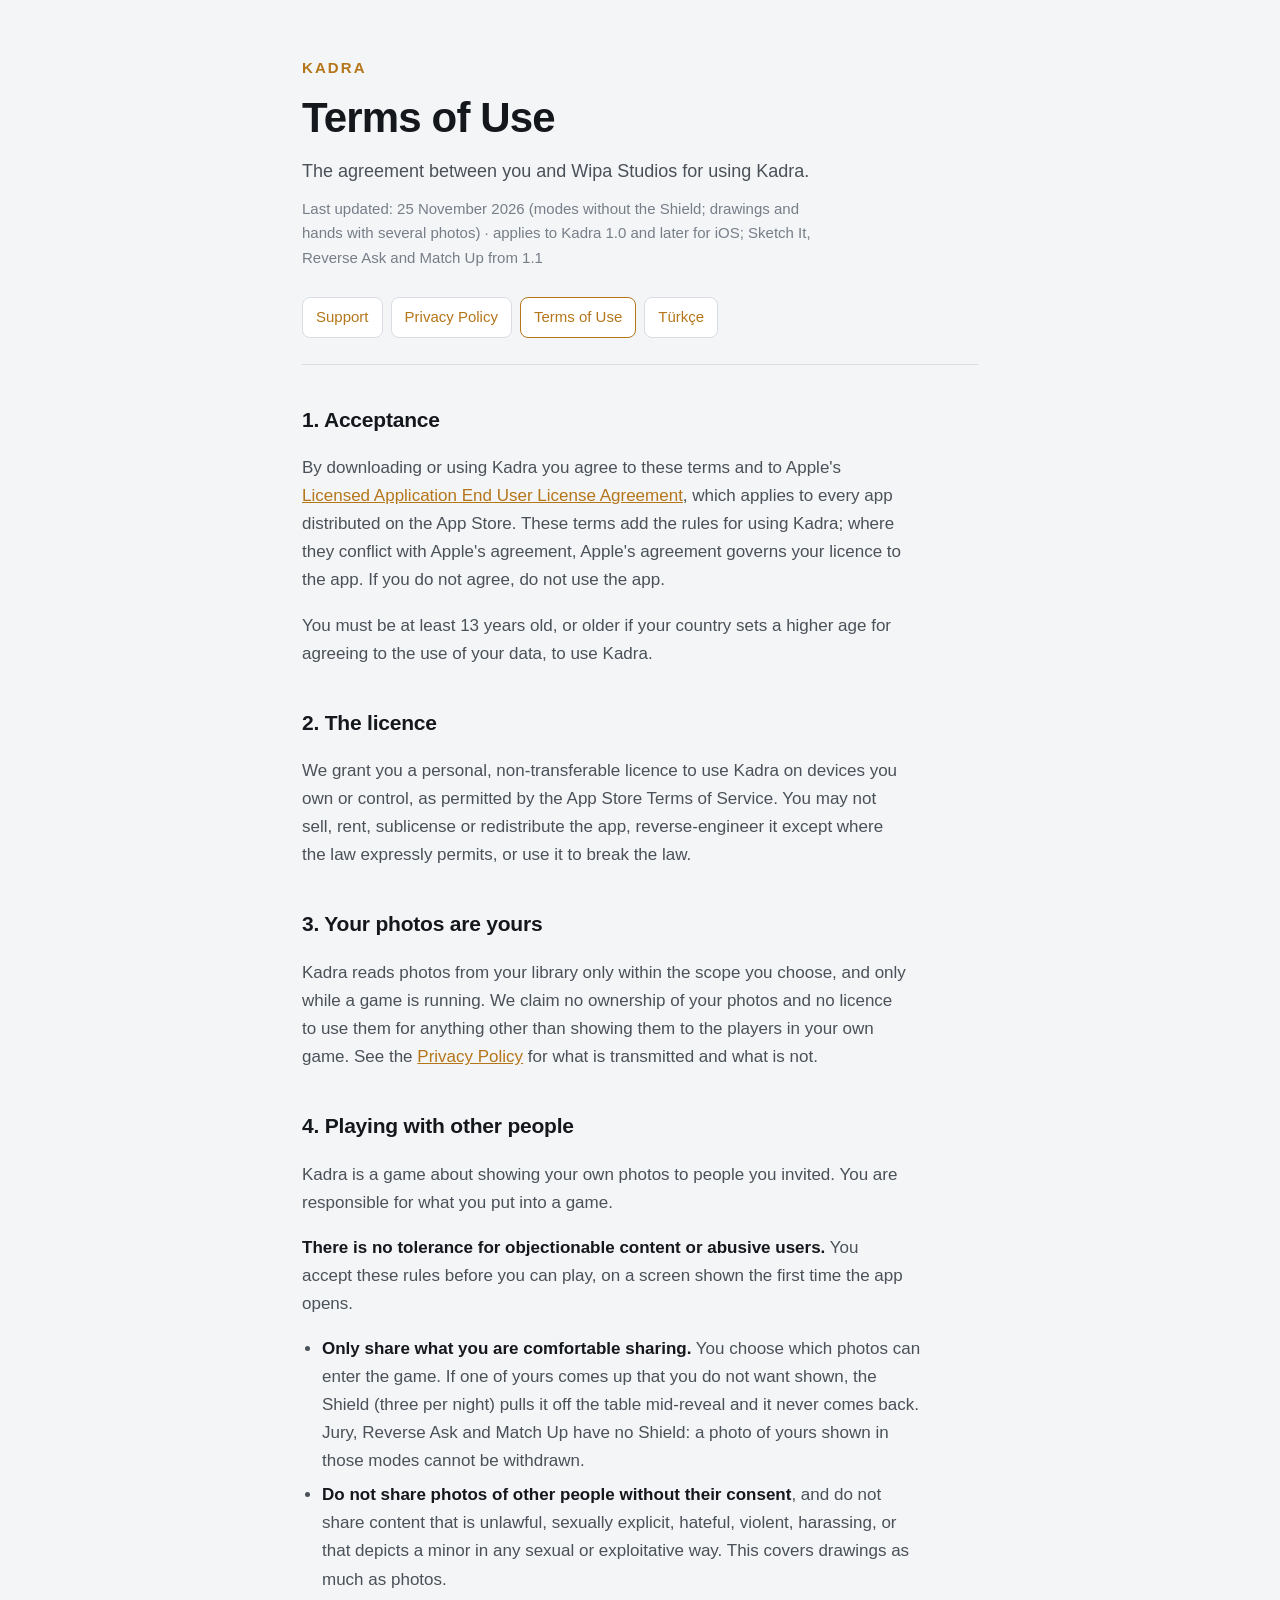
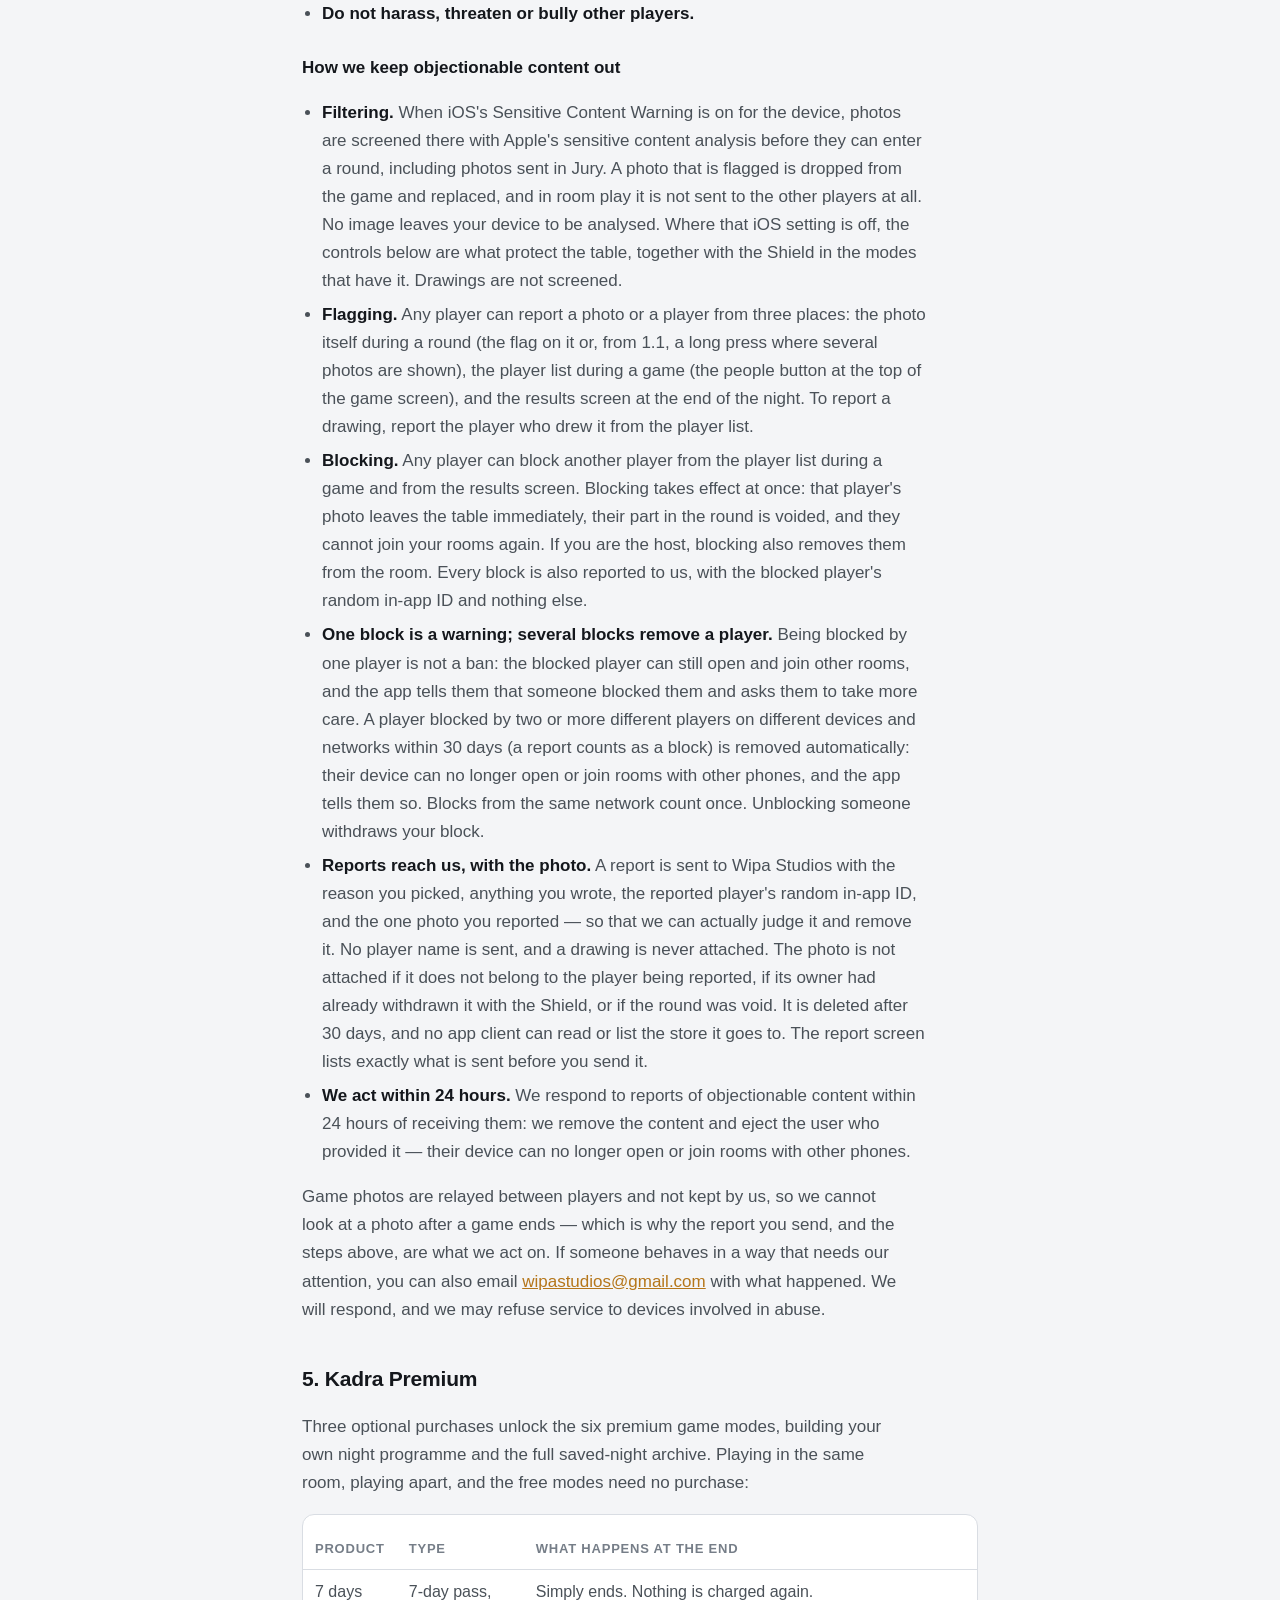
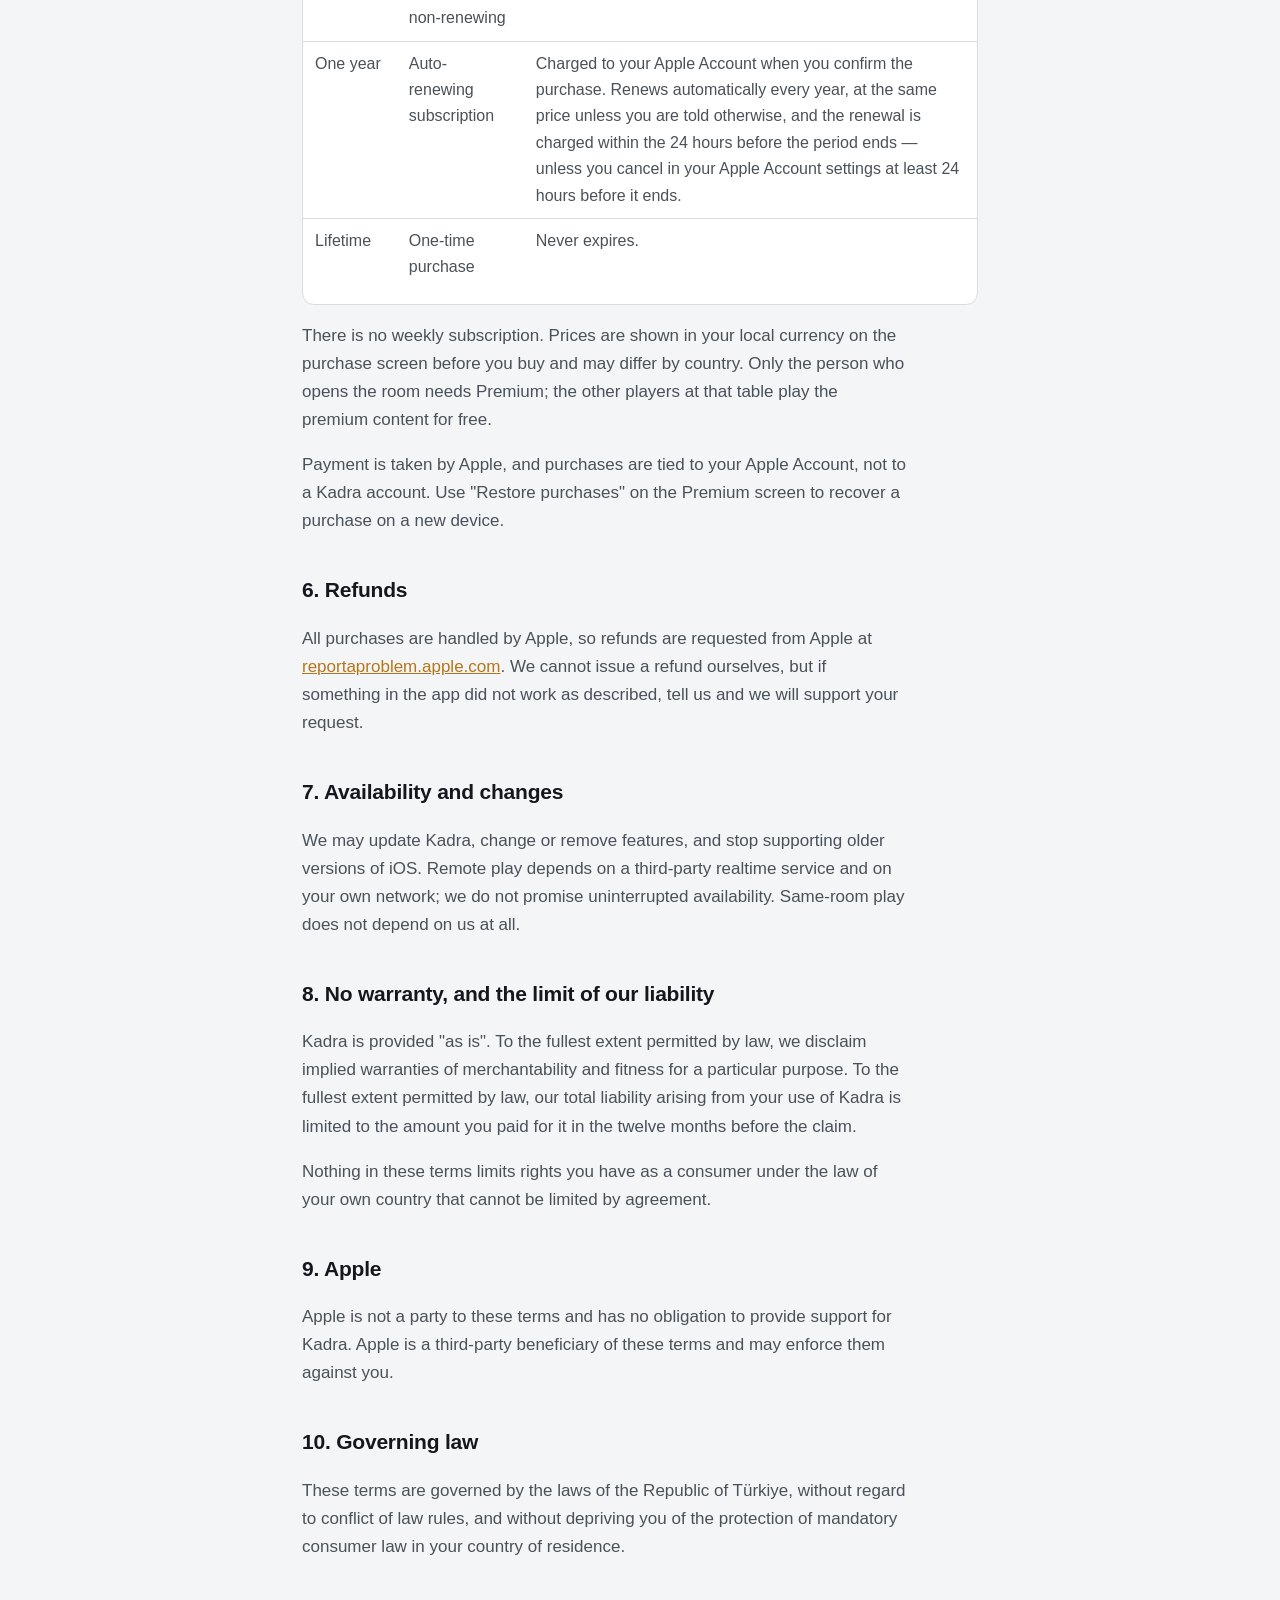
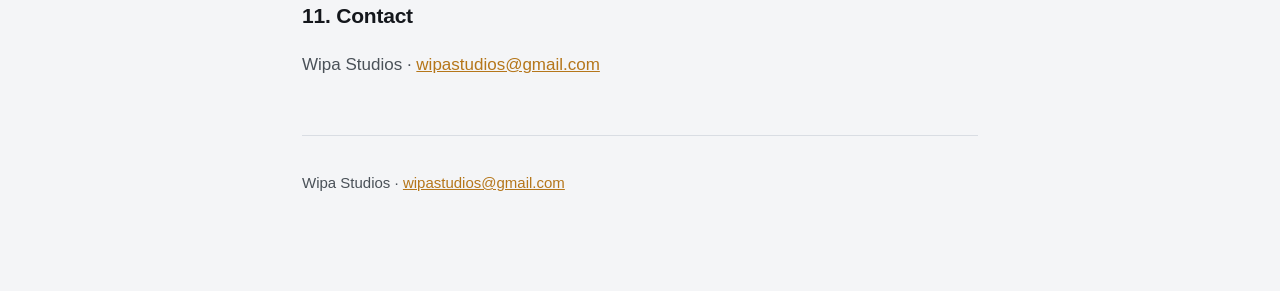
<file: terms.html>
<!doctype html>
<html lang="en">
<head>
<meta charset="utf-8">
<meta name="viewport" content="width=device-width,initial-scale=1">
<title>Kadra — Terms of Use</title>
<meta name="description" content="Terms of use for Kadra, the camera roll party game.">
<link rel="stylesheet" href="style.css">
</head>
<body>
<div class="wrap">
<header>
  <p class="brand">Kadra</p>
  <h1>Terms of Use</h1>
  <p class="lede">The agreement between you and Wipa Studios for using Kadra.</p>
  <p class="updated">Last updated: 25 November 2026 (modes without the Shield; drawings and hands with several photos) · applies to Kadra 1.0 and later for iOS; Sketch It, Reverse Ask and Match Up from 1.1</p>
  <nav>
    <a href="./">Support</a>
    <a href="privacy.html">Privacy Policy</a>
    <a href="terms.html" aria-current="page">Terms of Use</a>
    <a href="tr/terms.html">Türkçe</a>
  </nav>
</header>

<h2>1. Acceptance</h2>
<p>By downloading or using Kadra you agree to these terms and to Apple's
   <a href="https://www.apple.com/legal/internet-services/itunes/dev/stdeula/">Licensed
   Application End User License Agreement</a>, which applies to every app distributed on the
   App Store. These terms add the rules for using Kadra; where they conflict with Apple's
   agreement, Apple's agreement governs your licence to the app. If you do not agree, do not use
   the app.</p>
<p>You must be at least 13 years old, or older if your country sets a higher age for agreeing to
   the use of your data, to use Kadra.</p>

<h2>2. The licence</h2>
<p>We grant you a personal, non-transferable licence to use Kadra on devices you own or
   control, as permitted by the App Store Terms of Service. You may not sell, rent, sublicense
   or redistribute the app, reverse-engineer it except where the law expressly permits, or use
   it to break the law.</p>

<h2>3. Your photos are yours</h2>
<p>Kadra reads photos from your library only within the scope you choose, and only while a game
   is running. We claim no ownership of your photos and no licence to use them for anything
   other than showing them to the players in your own game. See the
   <a href="privacy.html">Privacy Policy</a> for what is transmitted and what is not.</p>

<h2>4. Playing with other people</h2>
<p>Kadra is a game about showing your own photos to people you invited. You are responsible for
   what you put into a game.</p>
<p><strong>There is no tolerance for objectionable content or abusive users.</strong> You accept
   these rules before you can play, on a screen shown the first time the app opens.</p>
<ul>
  <li><strong>Only share what you are comfortable sharing.</strong> You choose which photos can
      enter the game. If one of yours comes up that you do not want shown, the Shield (three per
      night) pulls it off the table mid-reveal and it never comes back. Jury, Reverse Ask and
      Match Up have no Shield: a photo of yours shown in those modes cannot be withdrawn.</li>
  <li><strong>Do not share photos of other people without their consent</strong>, and do not
      share content that is unlawful, sexually explicit, hateful, violent, harassing, or that
      depicts a minor in any sexual or exploitative way. This covers drawings as much as
      photos.</li>
  <li><strong>Do not harass, threaten or bully other players.</strong></li>
</ul>

<h3>How we keep objectionable content out</h3>
<ul>
  <li><strong>Filtering.</strong> When iOS's Sensitive Content Warning is on for the device,
      photos are screened there with Apple's sensitive content analysis before they can enter a
      round, including photos sent in Jury. A photo that is flagged is dropped from the game and
      replaced, and in room play it is not sent to the other players at all. No image leaves your
      device to be analysed. Where that iOS setting is off, the controls below are what protect
      the table, together with the Shield in the modes that have it. Drawings are not
      screened.</li>
  <li><strong>Flagging.</strong> Any player can report a photo or a player from three places: the
      photo itself during a round (the flag on it or, from 1.1, a long press where several photos are shown),
      the player list during a game (the people button at the top of the game screen), and the
      results screen at the end of the night. To report a drawing, report the player who drew it
      from the player list.</li>
  <li><strong>Blocking.</strong> Any player can block another player from the player list during a
      game and from the results screen. Blocking takes effect at once: that player's photo leaves
      the table immediately, their part in the round is voided, and they cannot join your rooms
      again. If you are the host, blocking also removes them from the room. Every block is also
      reported to us, with the blocked player's random in-app ID and nothing else.</li>
  <li><strong>One block is a warning; several blocks remove a player.</strong> Being blocked by
      one player is not a ban: the blocked player can still open and join other rooms, and the
      app tells them that someone blocked them and asks them to take more care. A player blocked
      by two or more different players on different devices and networks within 30 days (a
      report counts as a block) is removed automatically: their device can no longer open or
      join rooms with other phones, and the app tells them so. Blocks from the same network count
      once. Unblocking someone withdraws your block.</li>
  <li><strong>Reports reach us, with the photo.</strong> A report is sent to Wipa Studios with
      the reason you picked, anything you wrote, the reported player's random in-app ID, and the
      one photo you reported — so that we can actually judge it and remove it. No player
      name is sent, and a drawing is never attached. The photo is not
      attached if it does not belong to the player being reported, if its owner had already
      withdrawn it with the Shield, or if the round was void. It is deleted after 30 days, and
      no app client can read or list the store it goes to. The report screen lists exactly what
      is sent before you send it.</li>
  <li><strong>We act within 24 hours.</strong> We respond to reports of objectionable content
      within 24 hours of receiving them: we remove the content and eject the user who provided
      it — their device can no longer open or join rooms with other phones.</li>
</ul>
<p>Game photos are relayed between players and not kept by us, so we cannot look at a photo after
   a game ends — which is why the report you send, and the steps above, are what we act on. If
   someone behaves in a way that needs our attention, you can also email
   <a href="mailto:wipastudios@gmail.com">wipastudios@gmail.com</a> with what happened. We will
   respond, and we may refuse service to devices involved in abuse.</p>

<h2>5. Kadra Premium</h2>
<p>Three optional purchases unlock the six premium game modes, building your own night
   programme and the full saved-night archive. Playing in the same room, playing apart, and the
   free modes need no purchase:</p>
<div class="tablewrap">
<table>
  <tr><th>Product</th><th>Type</th><th>What happens at the end</th></tr>
  <tr><td>7 days</td><td>7-day pass, non-renewing</td>
      <td>Simply ends. Nothing is charged again.</td></tr>
  <tr><td>One year</td><td>Auto-renewing subscription</td>
      <td>Charged to your Apple Account when you confirm the purchase. Renews automatically every
          year, at the same price unless you are told otherwise, and the renewal is charged within
          the 24 hours before the period ends — unless you cancel in your Apple Account settings at
          least 24 hours before it ends.</td></tr>
  <tr><td>Lifetime</td><td>One-time purchase</td>
      <td>Never expires.</td></tr>
</table>
</div>
<p>There is no weekly subscription. Prices are shown in your local currency on the purchase
   screen before you buy and may differ by country. Only the person who opens the room needs
   Premium; the other players at that table play the premium content for free.</p>
<p>Payment is taken by Apple, and purchases are tied to your Apple Account, not to a Kadra
   account. Use "Restore purchases" on the Premium screen to recover a purchase on a new
   device.</p>

<h2>6. Refunds</h2>
<p>All purchases are handled by Apple, so refunds are requested from Apple at
   <a href="https://reportaproblem.apple.com">reportaproblem.apple.com</a>. We cannot issue a
   refund ourselves, but if something in the app did not work as described, tell us and we will
   support your request.</p>

<h2>7. Availability and changes</h2>
<p>We may update Kadra, change or remove features, and stop supporting older versions of iOS.
   Remote play depends on a third-party realtime service and on your own network; we do not
   promise uninterrupted availability. Same-room play does not depend on us at all.</p>

<h2>8. No warranty, and the limit of our liability</h2>
<p>Kadra is provided "as is". To the fullest extent permitted by law, we disclaim implied
   warranties of merchantability and fitness for a particular purpose. To the fullest extent
   permitted by law, our total liability arising from your use of Kadra is limited to the amount
   you paid for it in the twelve months before the claim.</p>
<p>Nothing in these terms limits rights you have as a consumer under the law of your own
   country that cannot be limited by agreement.</p>

<h2>9. Apple</h2>
<p>Apple is not a party to these terms and has no obligation to provide support for Kadra.
   Apple is a third-party beneficiary of these terms and may enforce them against you.</p>

<h2>10. Governing law</h2>
<p>These terms are governed by the laws of the Republic of Türkiye, without regard to conflict
   of law rules, and without depriving you of the protection of mandatory consumer law in your
   country of residence.</p>

<h2>11. Contact</h2>
<p>Wipa Studios · <a href="mailto:wipastudios@gmail.com">wipastudios@gmail.com</a></p>

<footer>
  <p>Wipa Studios · <a href="mailto:wipastudios@gmail.com">wipastudios@gmail.com</a></p>
</footer>
</div>
</body>
</html>
</file>
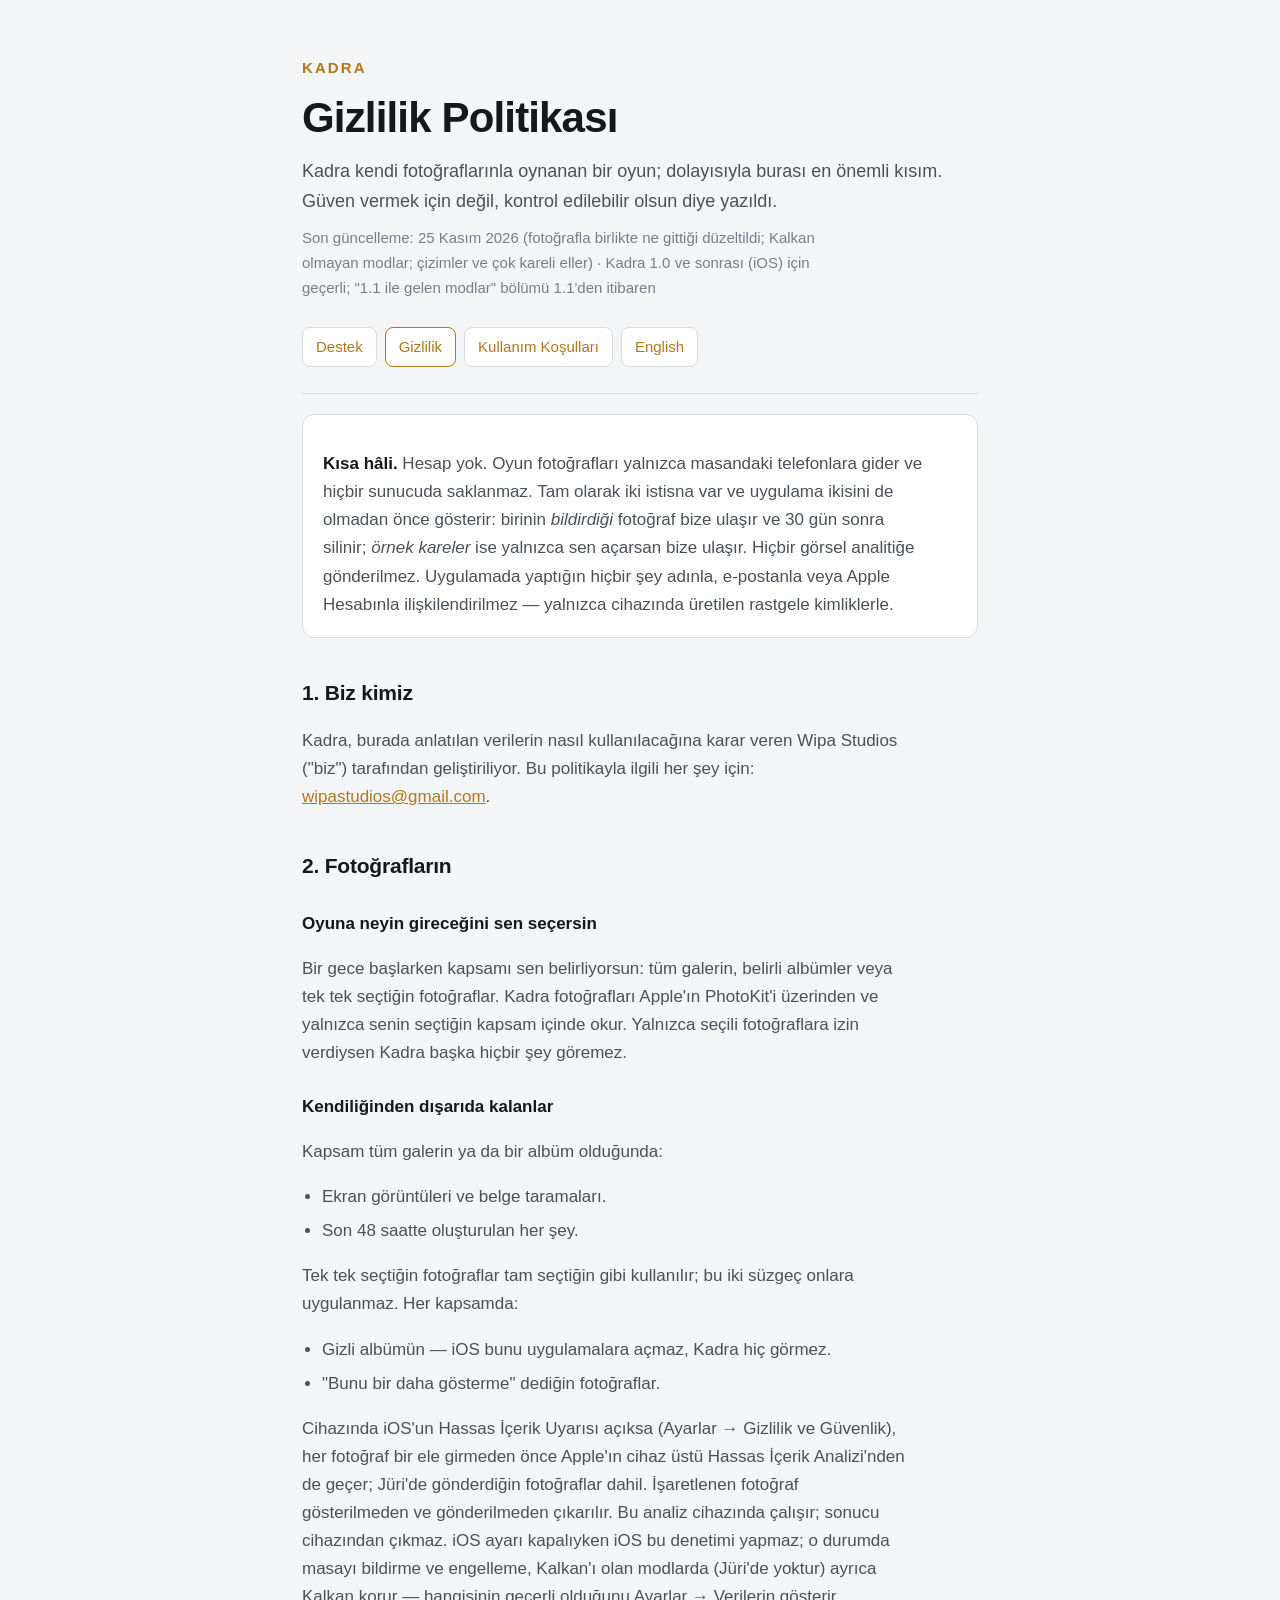
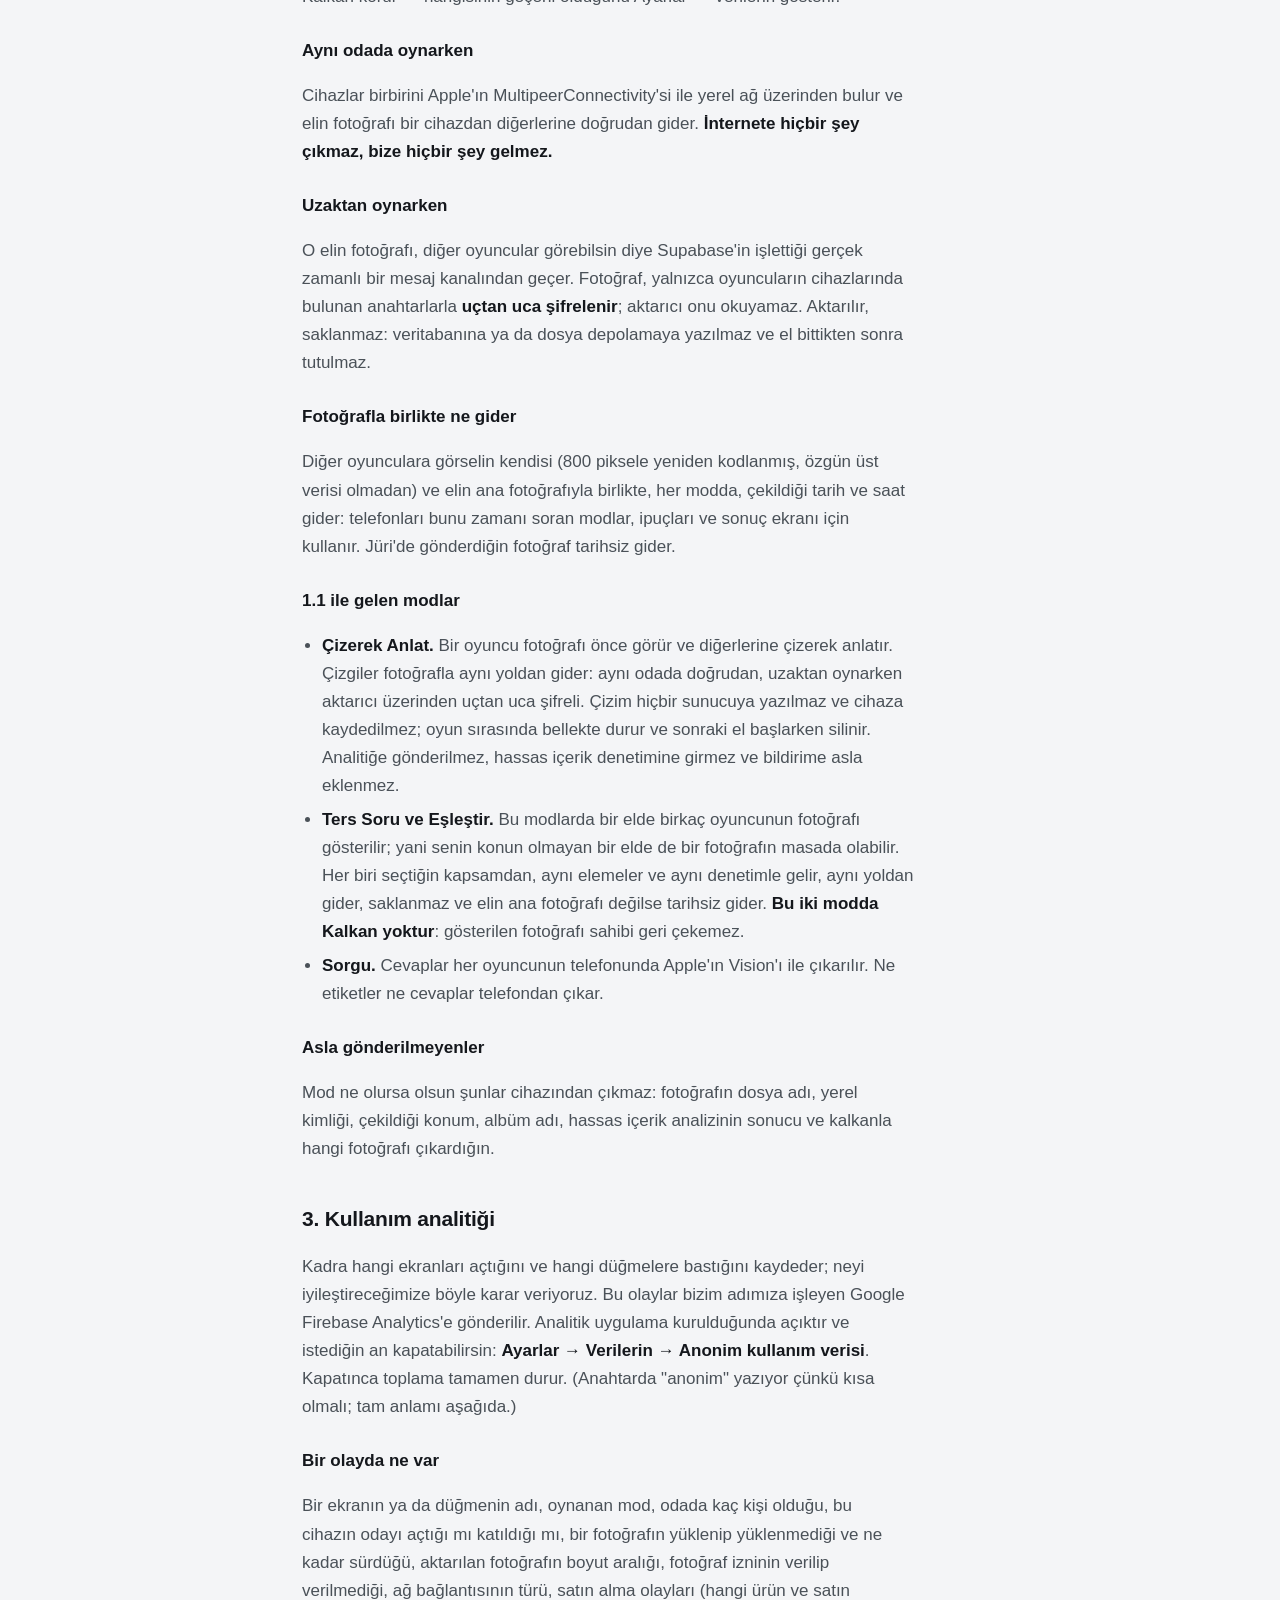
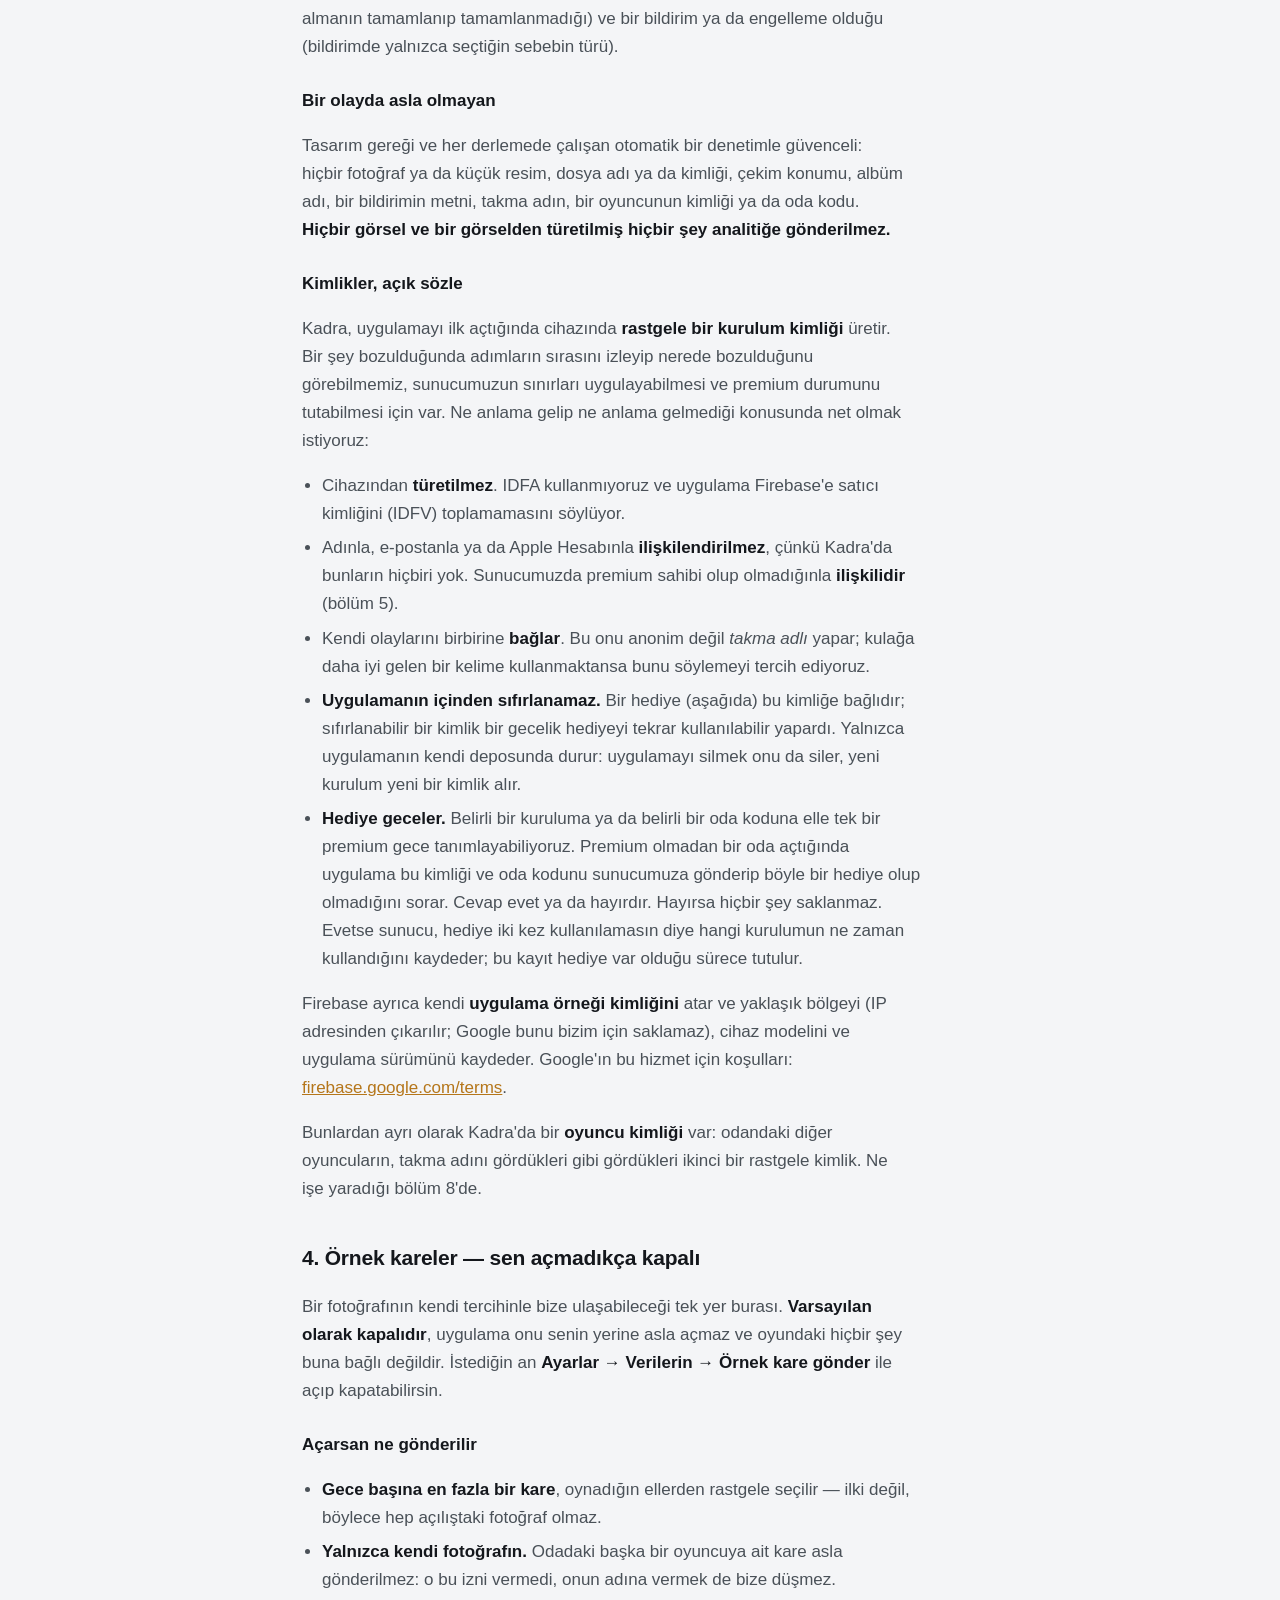
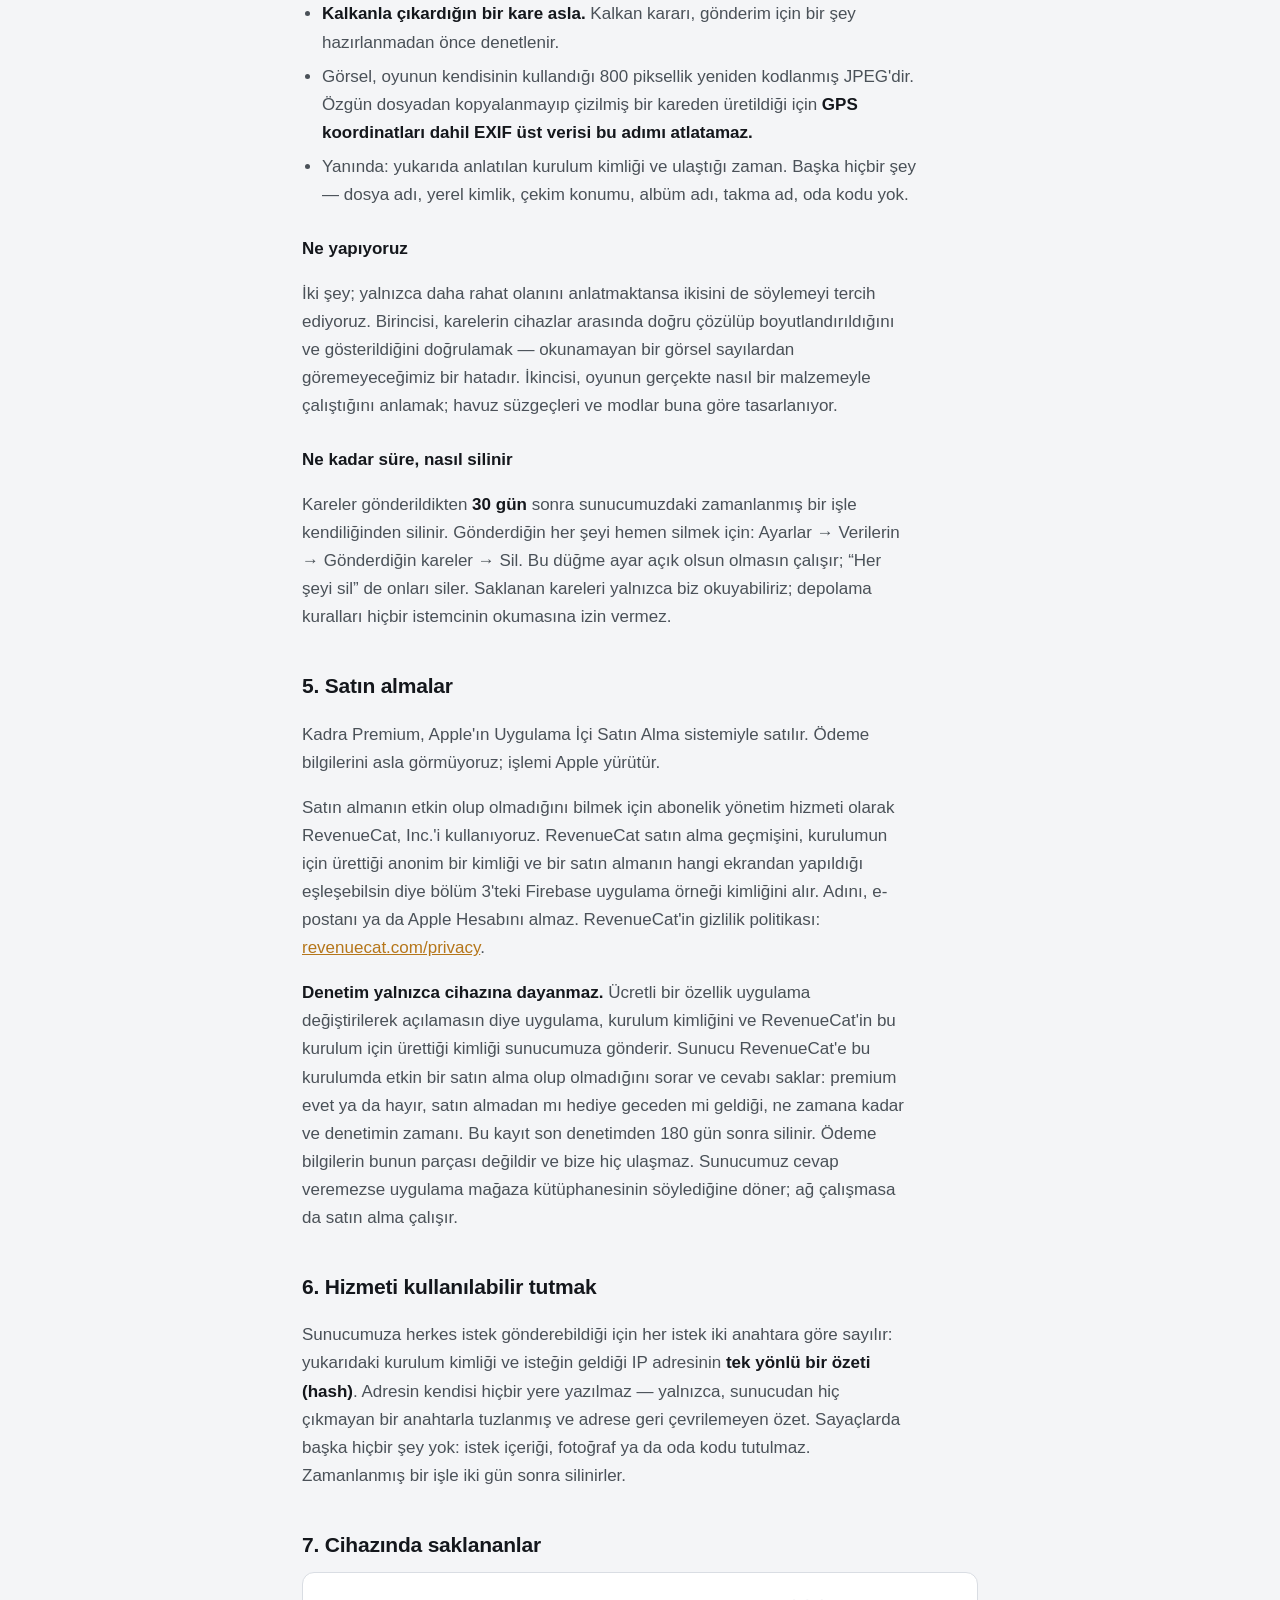
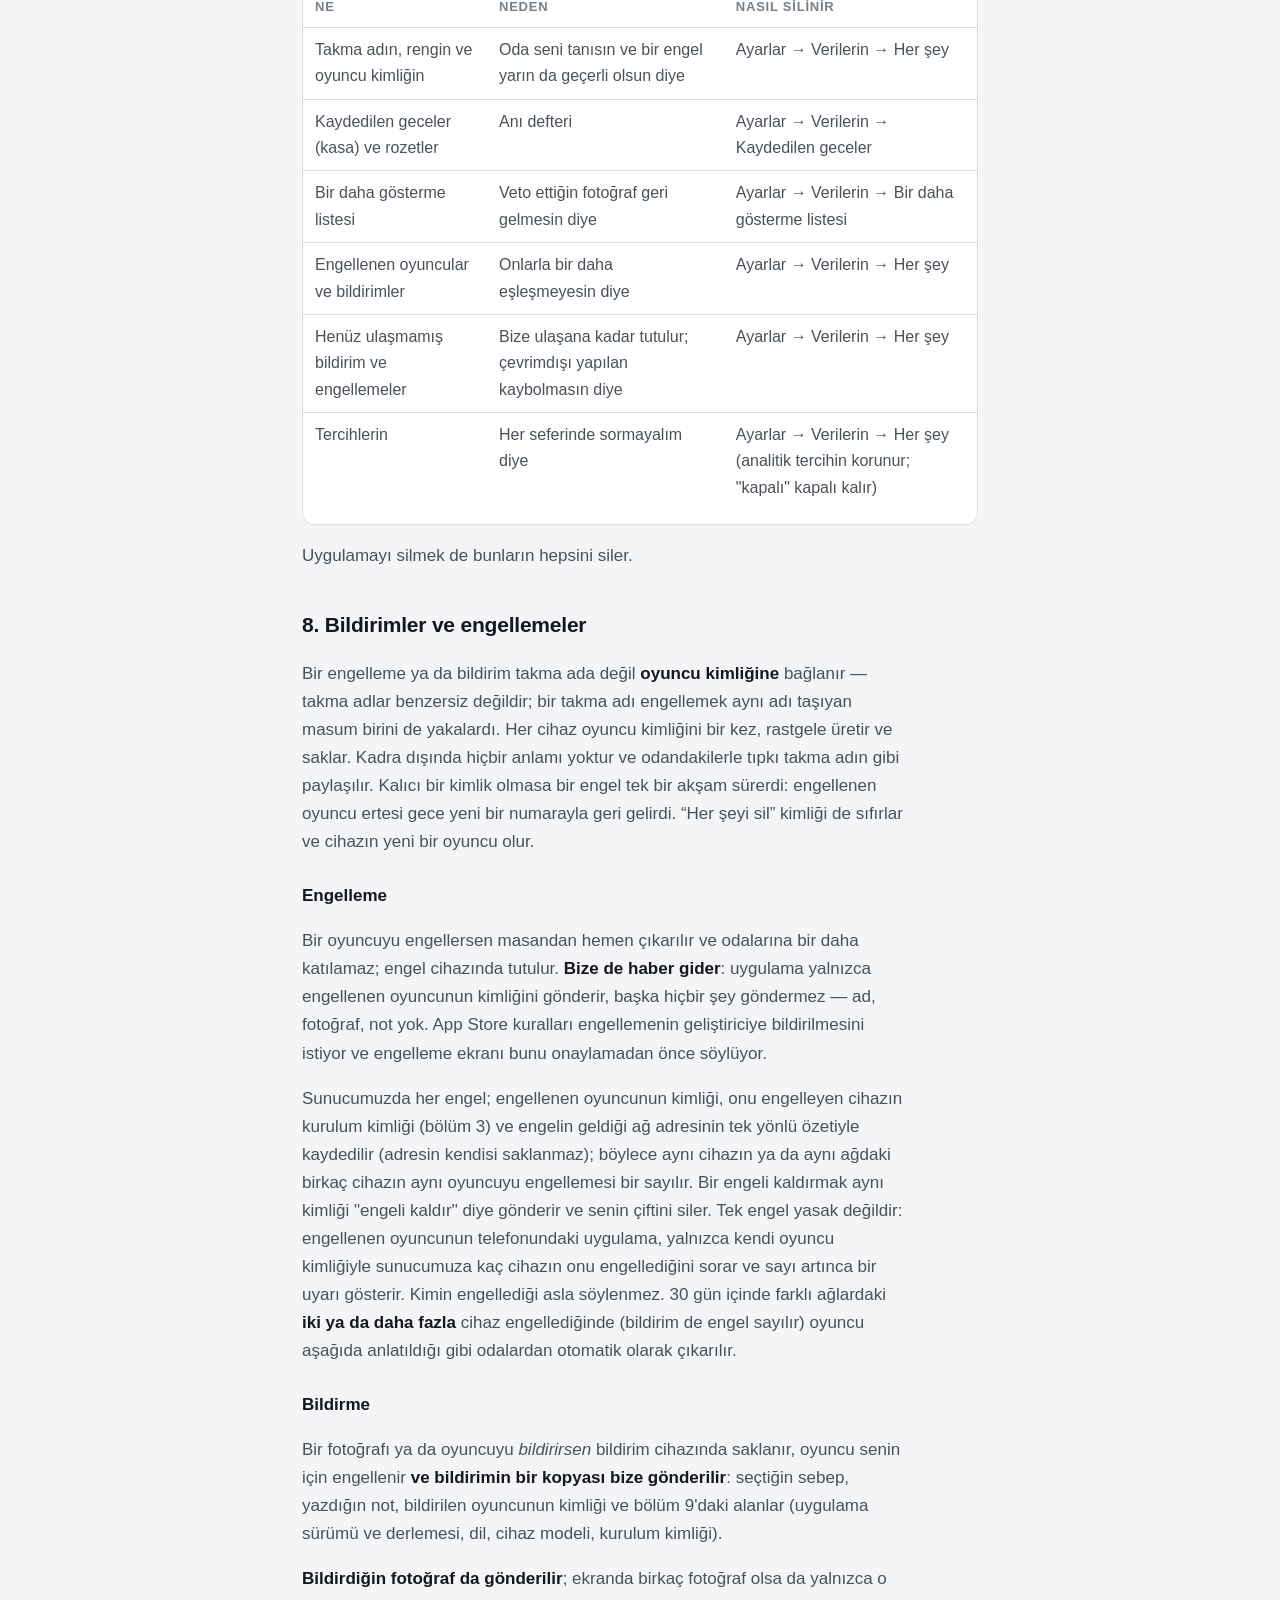
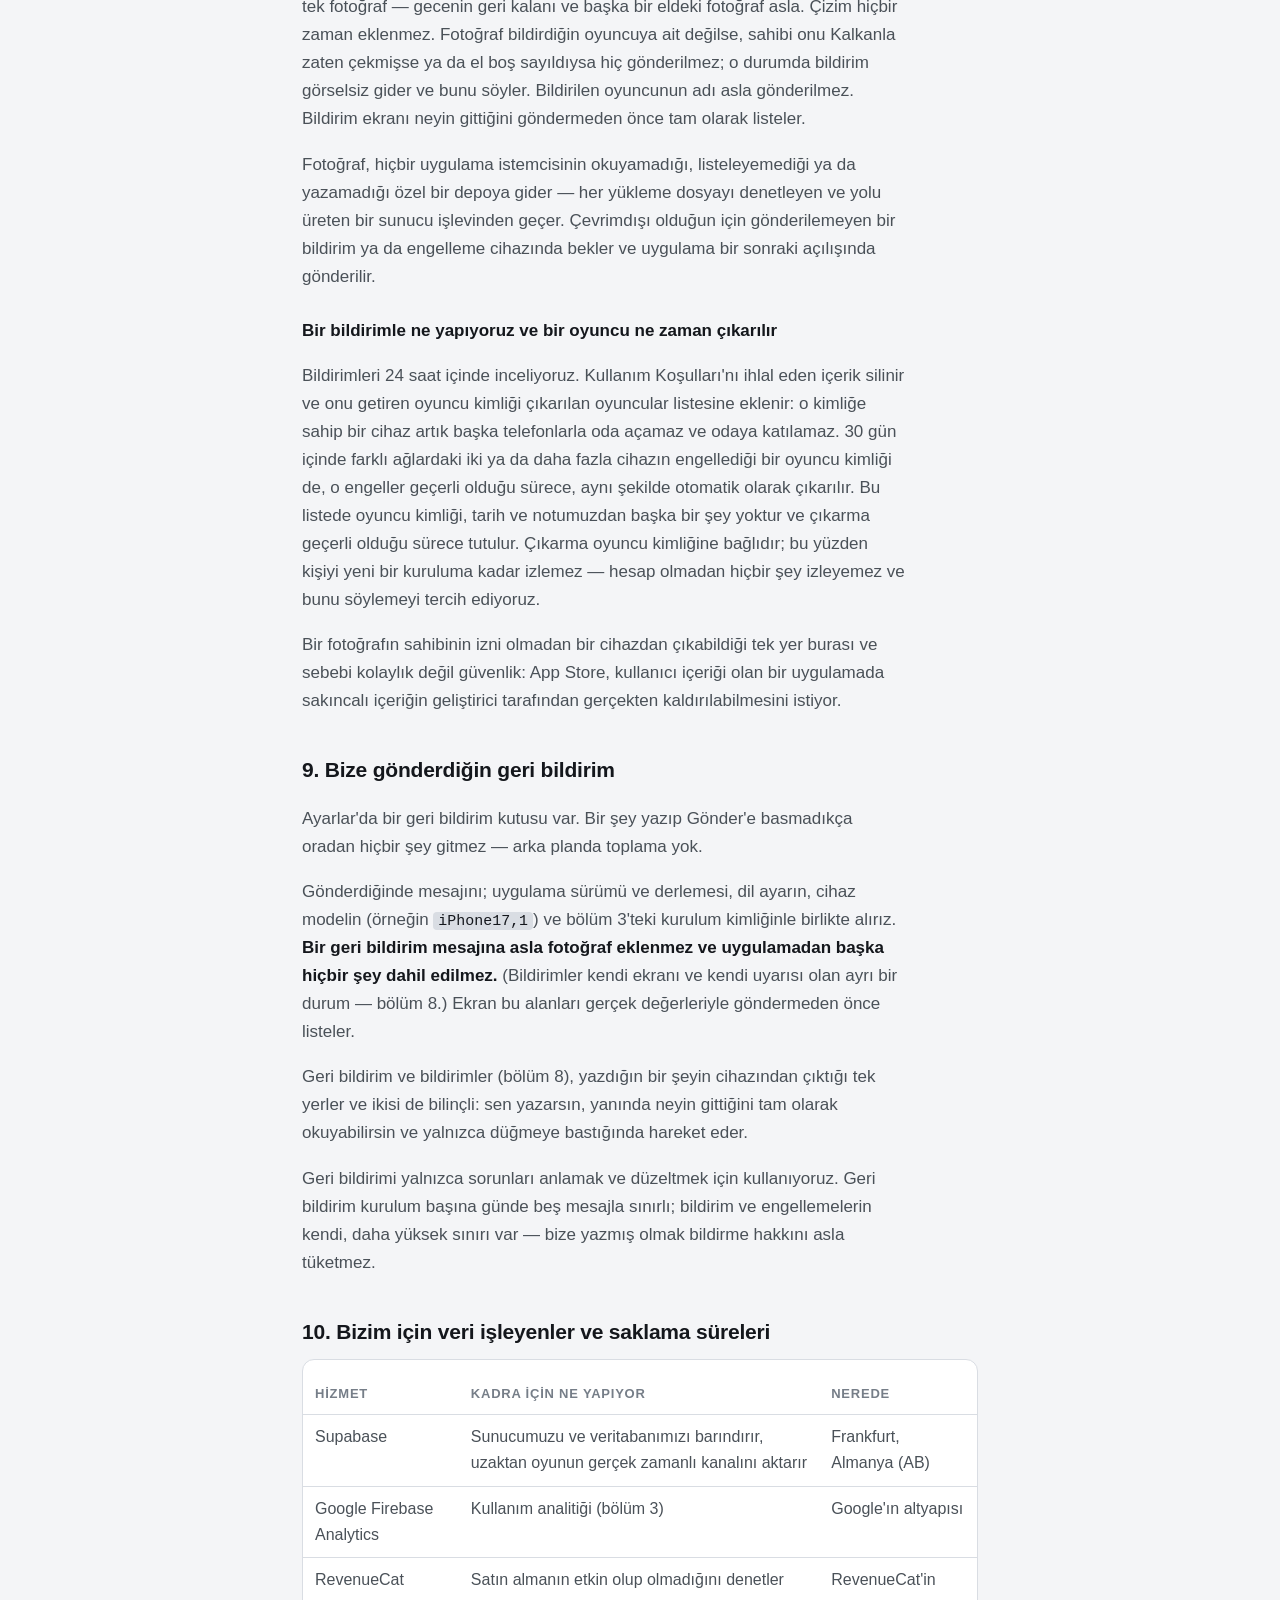
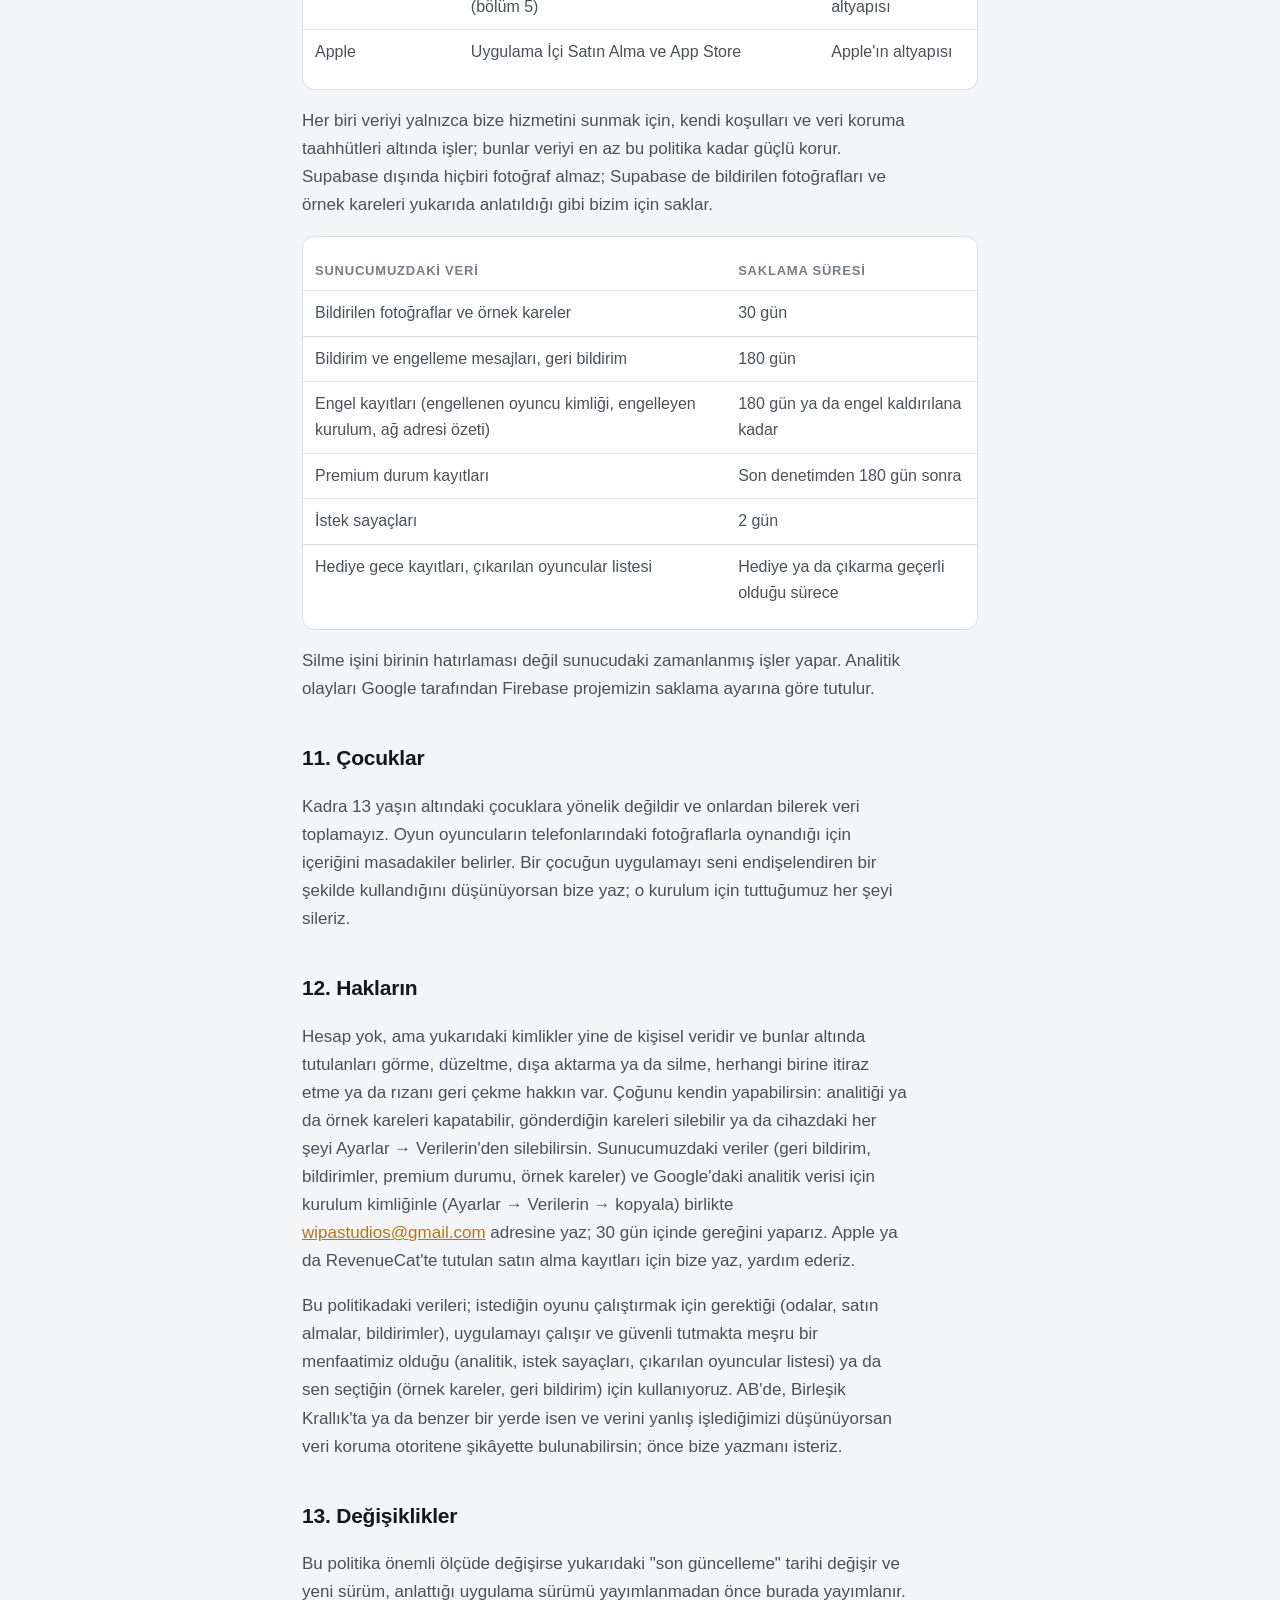
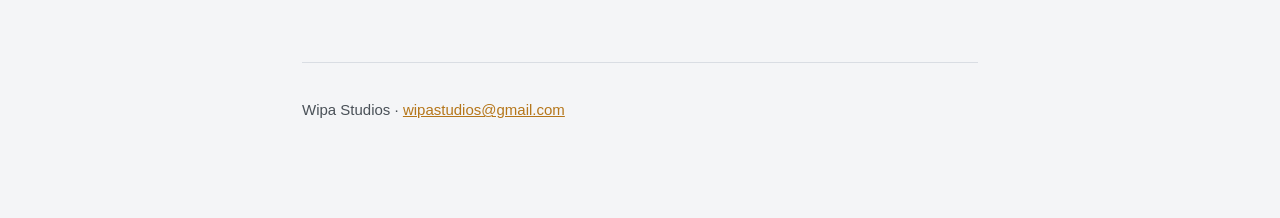
<file: tr/privacy.html>
<!doctype html>
<html lang="tr">
<head>
<meta charset="utf-8">
<meta name="viewport" content="width=device-width,initial-scale=1">
<title>Kadra — Gizlilik Politikası</title>
<meta name="description" content="Kadra fotoğraflarınla ve verilerinle ne yapar, ne yapmaz.">
<link rel="stylesheet" href="../style.css">
</head>
<body>
<div class="wrap">
<header>
  <p class="brand">Kadra</p>
  <h1>Gizlilik Politikası</h1>
  <p class="lede">Kadra kendi fotoğraflarınla oynanan bir oyun; dolayısıyla burası en önemli
     kısım. Güven vermek için değil, kontrol edilebilir olsun diye yazıldı.</p>
  <p class="updated">Son güncelleme: 25 Kasım 2026 (fotoğrafla birlikte ne gittiği düzeltildi; Kalkan olmayan modlar; çizimler ve çok kareli eller) · Kadra 1.0 ve sonrası (iOS) için geçerli; "1.1 ile gelen modlar" bölümü 1.1'den itibaren</p>
  <nav>
    <a href="./">Destek</a>
    <a href="privacy.html" aria-current="page">Gizlilik</a>
    <a href="terms.html">Kullanım Koşulları</a>
    <a href="../privacy.html">English</a>
  </nav>
</header>

<div class="box">
  <p><strong>Kısa hâli.</strong> Hesap yok. Oyun fotoğrafları yalnızca masandaki telefonlara gider
     ve hiçbir sunucuda saklanmaz. Tam olarak iki istisna var ve uygulama ikisini de olmadan önce
     gösterir: birinin <em>bildirdiği</em> fotoğraf bize ulaşır ve 30 gün sonra silinir;
     <em>örnek kareler</em> ise yalnızca sen açarsan bize ulaşır. Hiçbir görsel analitiğe
     gönderilmez. Uygulamada yaptığın hiçbir şey adınla, e-postanla veya Apple Hesabınla
     ilişkilendirilmez — yalnızca cihazında üretilen rastgele kimliklerle.</p>
</div>

<h2>1. Biz kimiz</h2>
<p>Kadra, burada anlatılan verilerin nasıl kullanılacağına karar veren Wipa Studios ("biz")
   tarafından geliştiriliyor. Bu politikayla ilgili her şey için:
   <a href="mailto:wipastudios@gmail.com">wipastudios@gmail.com</a>.</p>

<h2>2. Fotoğrafların</h2>

<h3>Oyuna neyin gireceğini sen seçersin</h3>
<p>Bir gece başlarken kapsamı sen belirliyorsun: tüm galerin, belirli albümler veya tek tek
   seçtiğin fotoğraflar. Kadra fotoğrafları Apple'ın PhotoKit'i üzerinden ve yalnızca senin
   seçtiğin kapsam içinde okur. Yalnızca seçili fotoğraflara izin verdiysen Kadra başka hiçbir
   şey göremez.</p>

<h3>Kendiliğinden dışarıda kalanlar</h3>
<p>Kapsam tüm galerin ya da bir albüm olduğunda:</p>
<ul>
  <li>Ekran görüntüleri ve belge taramaları.</li>
  <li>Son 48 saatte oluşturulan her şey.</li>
</ul>
<p>Tek tek seçtiğin fotoğraflar tam seçtiğin gibi kullanılır; bu iki süzgeç onlara uygulanmaz.
   Her kapsamda:</p>
<ul>
  <li>Gizli albümün — iOS bunu uygulamalara açmaz, Kadra hiç görmez.</li>
  <li>"Bunu bir daha gösterme" dediğin fotoğraflar.</li>
</ul>
<p>Cihazında iOS'un Hassas İçerik Uyarısı açıksa (Ayarlar → Gizlilik ve Güvenlik), her fotoğraf
   bir ele girmeden önce Apple'ın cihaz üstü Hassas İçerik Analizi'nden de geçer; Jüri'de
   gönderdiğin fotoğraflar dahil. İşaretlenen fotoğraf gösterilmeden ve gönderilmeden çıkarılır.
   Bu analiz cihazında çalışır; sonucu cihazından çıkmaz. iOS ayarı kapalıyken iOS bu denetimi
   yapmaz; o durumda masayı bildirme ve engelleme, Kalkan'ı olan modlarda (Jüri'de yoktur) ayrıca
   Kalkan korur — hangisinin geçerli olduğunu Ayarlar → Verilerin gösterir.</p>

<h3>Aynı odada oynarken</h3>
<p>Cihazlar birbirini Apple'ın MultipeerConnectivity'si ile yerel ağ üzerinden bulur ve elin
   fotoğrafı bir cihazdan diğerlerine doğrudan gider. <strong>İnternete hiçbir şey çıkmaz, bize
   hiçbir şey gelmez.</strong></p>

<h3>Uzaktan oynarken</h3>
<p>O elin fotoğrafı, diğer oyuncular görebilsin diye Supabase'in işlettiği gerçek zamanlı bir
   mesaj kanalından geçer. Fotoğraf, yalnızca oyuncuların cihazlarında bulunan anahtarlarla
   <strong>uçtan uca şifrelenir</strong>; aktarıcı onu okuyamaz. Aktarılır, saklanmaz:
   veritabanına ya da dosya depolamaya yazılmaz ve el bittikten sonra tutulmaz.</p>

<h3>Fotoğrafla birlikte ne gider</h3>
<p>Diğer oyunculara görselin kendisi (800 piksele yeniden kodlanmış, özgün üst verisi olmadan) ve
   elin ana fotoğrafıyla birlikte, her modda, çekildiği tarih ve saat gider: telefonları bunu zamanı
   soran modlar, ipuçları ve sonuç ekranı için kullanır. Jüri'de gönderdiğin fotoğraf tarihsiz
   gider.</p>

<h3>1.1 ile gelen modlar</h3>
<ul>
  <li><strong>Çizerek Anlat.</strong> Bir oyuncu fotoğrafı önce görür ve diğerlerine çizerek anlatır.
      Çizgiler fotoğrafla aynı yoldan gider: aynı odada doğrudan, uzaktan oynarken aktarıcı üzerinden
      uçtan uca şifreli. Çizim hiçbir sunucuya yazılmaz ve cihaza kaydedilmez; oyun sırasında
      bellekte durur ve sonraki el başlarken silinir. Analitiğe gönderilmez, hassas içerik
      denetimine girmez ve bildirime asla eklenmez.</li>
  <li><strong>Ters Soru ve Eşleştir.</strong> Bu modlarda bir elde birkaç oyuncunun fotoğrafı
      gösterilir; yani senin konun olmayan bir elde de bir fotoğrafın masada olabilir. Her biri
      seçtiğin kapsamdan, aynı elemeler ve aynı denetimle gelir, aynı yoldan gider, saklanmaz ve elin
      ana fotoğrafı değilse tarihsiz gider. <strong>Bu iki modda Kalkan yoktur</strong>: gösterilen
      fotoğrafı sahibi geri çekemez.</li>
  <li><strong>Sorgu.</strong> Cevaplar her oyuncunun telefonunda Apple'ın Vision'ı ile çıkarılır.
      Ne etiketler ne cevaplar telefondan çıkar.</li>
</ul>

<h3>Asla gönderilmeyenler</h3>
<p>Mod ne olursa olsun şunlar cihazından çıkmaz: fotoğrafın dosya adı, yerel kimliği, çekildiği
   konum, albüm adı, hassas içerik analizinin sonucu ve kalkanla hangi fotoğrafı çıkardığın.</p>

<h2>3. Kullanım analitiği</h2>
<p>Kadra hangi ekranları açtığını ve hangi düğmelere bastığını kaydeder; neyi iyileştireceğimize
   böyle karar veriyoruz. Bu olaylar bizim adımıza işleyen Google Firebase Analytics'e gönderilir.
   Analitik uygulama kurulduğunda açıktır ve istediğin an kapatabilirsin:
   <strong>Ayarlar → Verilerin → Anonim kullanım verisi</strong>. Kapatınca toplama tamamen
   durur. (Anahtarda "anonim" yazıyor çünkü kısa olmalı; tam anlamı aşağıda.)</p>

<h3>Bir olayda ne var</h3>
<p>Bir ekranın ya da düğmenin adı, oynanan mod, odada kaç kişi olduğu, bu cihazın odayı açtığı mı
   katıldığı mı, bir fotoğrafın yüklenip yüklenmediği ve ne kadar sürdüğü, aktarılan fotoğrafın
   boyut aralığı, fotoğraf izninin verilip verilmediği, ağ bağlantısının türü, satın alma olayları
   (hangi ürün ve satın almanın tamamlanıp tamamlanmadığı) ve bir bildirim ya da engelleme
   olduğu (bildirimde yalnızca seçtiğin sebebin türü).</p>

<h3>Bir olayda asla olmayan</h3>
<p>Tasarım gereği ve her derlemede çalışan otomatik bir denetimle güvenceli: hiçbir fotoğraf ya da
   küçük resim, dosya adı ya da kimliği, çekim konumu, albüm adı, bir bildirimin metni, takma adın,
   bir oyuncunun kimliği ya da oda kodu. <strong>Hiçbir görsel ve bir görselden türetilmiş hiçbir
   şey analitiğe gönderilmez.</strong></p>

<h3>Kimlikler, açık sözle</h3>
<p>Kadra, uygulamayı ilk açtığında cihazında <strong>rastgele bir kurulum kimliği</strong> üretir.
   Bir şey bozulduğunda adımların sırasını izleyip nerede bozulduğunu görebilmemiz, sunucumuzun
   sınırları uygulayabilmesi ve premium durumunu tutabilmesi için var. Ne anlama gelip ne anlama
   gelmediği konusunda net olmak istiyoruz:</p>
<ul>
  <li>Cihazından <strong>türetilmez</strong>. IDFA kullanmıyoruz ve uygulama Firebase'e satıcı
      kimliğini (IDFV) toplamamasını söylüyor.</li>
  <li>Adınla, e-postanla ya da Apple Hesabınla <strong>ilişkilendirilmez</strong>, çünkü Kadra'da
      bunların hiçbiri yok. Sunucumuzda premium sahibi olup olmadığınla <strong>ilişkilidir</strong>
      (bölüm 5).</li>
  <li>Kendi olaylarını birbirine <strong>bağlar</strong>. Bu onu anonim değil <em>takma adlı</em>
      yapar; kulağa daha iyi gelen bir kelime kullanmaktansa bunu söylemeyi tercih ediyoruz.</li>
  <li><strong>Uygulamanın içinden sıfırlanamaz.</strong> Bir hediye (aşağıda) bu kimliğe bağlıdır;
      sıfırlanabilir bir kimlik bir gecelik hediyeyi tekrar kullanılabilir yapardı. Yalnızca
      uygulamanın kendi deposunda durur: uygulamayı silmek onu da siler, yeni kurulum yeni bir kimlik
      alır.</li>
  <li><strong>Hediye geceler.</strong> Belirli bir kuruluma ya da belirli bir oda koduna elle tek
      bir premium gece tanımlayabiliyoruz. Premium olmadan bir oda açtığında uygulama bu kimliği ve
      oda kodunu sunucumuza gönderip böyle bir hediye olup olmadığını sorar. Cevap evet ya da
      hayırdır. Hayırsa hiçbir şey saklanmaz. Evetse sunucu, hediye iki kez kullanılamasın diye
      hangi kurulumun ne zaman kullandığını kaydeder; bu kayıt hediye var olduğu sürece tutulur.</li>
</ul>
<p>Firebase ayrıca kendi <strong>uygulama örneği kimliğini</strong> atar ve yaklaşık bölgeyi (IP
   adresinden çıkarılır; Google bunu bizim için saklamaz), cihaz modelini ve uygulama sürümünü
   kaydeder. Google'ın bu hizmet için koşulları:
   <a href="https://firebase.google.com/terms/data-processing-terms">firebase.google.com/terms</a>.</p>
<p>Bunlardan ayrı olarak Kadra'da bir <strong>oyuncu kimliği</strong> var: odandaki diğer
   oyuncuların, takma adını gördükleri gibi gördükleri ikinci bir rastgele kimlik. Ne işe yaradığı
   bölüm 8'de.</p>

<h2>4. Örnek kareler — sen açmadıkça kapalı</h2>
<p>Bir fotoğrafının kendi tercihinle bize ulaşabileceği tek yer burası. <strong>Varsayılan olarak
   kapalıdır</strong>, uygulama onu senin yerine asla açmaz ve oyundaki hiçbir şey buna bağlı
   değildir. İstediğin an <strong>Ayarlar → Verilerin → Örnek kare gönder</strong> ile açıp
   kapatabilirsin.</p>

<h3>Açarsan ne gönderilir</h3>
<ul>
  <li><strong>Gece başına en fazla bir kare</strong>, oynadığın ellerden rastgele seçilir — ilki
      değil, böylece hep açılıştaki fotoğraf olmaz.</li>
  <li><strong>Yalnızca kendi fotoğrafın.</strong> Odadaki başka bir oyuncuya ait kare asla
      gönderilmez: o bu izni vermedi, onun adına vermek de bize düşmez.</li>
  <li><strong>Kalkanla çıkardığın bir kare asla.</strong> Kalkan kararı, gönderim için bir şey
      hazırlanmadan önce denetlenir.</li>
  <li>Görsel, oyunun kendisinin kullandığı 800 piksellik yeniden kodlanmış JPEG'dir. Özgün dosyadan
      kopyalanmayıp çizilmiş bir kareden üretildiği için <strong>GPS koordinatları dahil EXIF
      üst verisi bu adımı atlatamaz.</strong></li>
  <li>Yanında: yukarıda anlatılan kurulum kimliği ve ulaştığı zaman. Başka hiçbir şey — dosya adı,
      yerel kimlik, çekim konumu, albüm adı, takma ad, oda kodu yok.</li>
</ul>

<h3>Ne yapıyoruz</h3>
<p>İki şey; yalnızca daha rahat olanını anlatmaktansa ikisini de söylemeyi tercih ediyoruz.
   Birincisi, karelerin cihazlar arasında doğru çözülüp boyutlandırıldığını ve gösterildiğini
   doğrulamak — okunamayan bir görsel sayılardan göremeyeceğimiz bir hatadır. İkincisi, oyunun
   gerçekte nasıl bir malzemeyle çalıştığını anlamak; havuz süzgeçleri ve modlar buna göre
   tasarlanıyor.</p>

<h3>Ne kadar süre, nasıl silinir</h3>
<p>Kareler gönderildikten <strong>30 gün</strong> sonra sunucumuzdaki zamanlanmış bir işle
   kendiliğinden silinir. Gönderdiğin her şeyi hemen silmek için: Ayarlar &rarr; Verilerin &rarr;
   Gönderdiğin kareler &rarr; Sil. Bu düğme ayar açık olsun olmasın çalışır; &ldquo;Her şeyi
   sil&rdquo; de onları siler. Saklanan kareleri yalnızca biz okuyabiliriz; depolama kuralları hiçbir
   istemcinin okumasına izin vermez.</p>

<h2>5. Satın almalar</h2>
<p>Kadra Premium, Apple'ın Uygulama İçi Satın Alma sistemiyle satılır. Ödeme bilgilerini asla
   görmüyoruz; işlemi Apple yürütür.</p>
<p>Satın almanın etkin olup olmadığını bilmek için abonelik yönetim hizmeti olarak RevenueCat,
   Inc.'i kullanıyoruz. RevenueCat satın alma geçmişini, kurulumun için ürettiği anonim bir kimliği
   ve bir satın almanın hangi ekrandan yapıldığı eşleşebilsin diye bölüm 3'teki Firebase uygulama
   örneği kimliğini alır. Adını, e-postanı ya da Apple Hesabını almaz. RevenueCat'in gizlilik
   politikası: <a href="https://www.revenuecat.com/privacy">revenuecat.com/privacy</a>.</p>
<p><strong>Denetim yalnızca cihazına dayanmaz.</strong> Ücretli bir özellik uygulama değiştirilerek
   açılamasın diye uygulama, kurulum kimliğini ve RevenueCat'in bu kurulum için ürettiği kimliği
   sunucumuza gönderir. Sunucu RevenueCat'e bu kurulumda etkin bir satın alma olup olmadığını sorar
   ve cevabı saklar: premium evet ya da hayır, satın almadan mı hediye geceden mi geldiği, ne zamana
   kadar ve denetimin zamanı. Bu kayıt son denetimden 180 gün sonra silinir. Ödeme bilgilerin bunun
   parçası değildir ve bize hiç ulaşmaz. Sunucumuz cevap veremezse uygulama mağaza kütüphanesinin
   söylediğine döner; ağ çalışmasa da satın alma çalışır.</p>

<h2>6. Hizmeti kullanılabilir tutmak</h2>
<p>Sunucumuza herkes istek gönderebildiği için her istek iki anahtara göre sayılır: yukarıdaki
   kurulum kimliği ve isteğin geldiği IP adresinin <strong>tek yönlü bir özeti (hash)</strong>.
   Adresin kendisi hiçbir yere yazılmaz — yalnızca, sunucudan hiç çıkmayan bir anahtarla tuzlanmış
   ve adrese geri çevrilemeyen özet. Sayaçlarda başka hiçbir şey yok: istek içeriği, fotoğraf ya da
   oda kodu tutulmaz. Zamanlanmış bir işle iki gün sonra silinirler.</p>

<h2>7. Cihazında saklananlar</h2>
<div class="tablewrap">
<table>
  <tr><th>Ne</th><th>Neden</th><th>Nasıl silinir</th></tr>
  <tr><td>Takma adın, rengin ve oyuncu kimliğin</td><td>Oda seni tanısın ve bir engel yarın da geçerli olsun diye</td>
      <td>Ayarlar → Verilerin → Her şey</td></tr>
  <tr><td>Kaydedilen geceler (kasa) ve rozetler</td><td>Anı defteri</td>
      <td>Ayarlar → Verilerin → Kaydedilen geceler</td></tr>
  <tr><td>Bir daha gösterme listesi</td><td>Veto ettiğin fotoğraf geri gelmesin diye</td>
      <td>Ayarlar → Verilerin → Bir daha gösterme listesi</td></tr>
  <tr><td>Engellenen oyuncular ve bildirimler</td><td>Onlarla bir daha eşleşmeyesin diye</td>
      <td>Ayarlar → Verilerin → Her şey</td></tr>
  <tr><td>Henüz ulaşmamış bildirim ve engellemeler</td><td>Bize ulaşana kadar tutulur; çevrimdışı yapılan kaybolmasın diye</td>
      <td>Ayarlar → Verilerin → Her şey</td></tr>
  <tr><td>Tercihlerin</td><td>Her seferinde sormayalım diye</td>
      <td>Ayarlar → Verilerin → Her şey (analitik tercihin korunur; "kapalı" kapalı kalır)</td></tr>
</table>
</div>
<p>Uygulamayı silmek de bunların hepsini siler.</p>

<h2>8. Bildirimler ve engellemeler</h2>
<p>Bir engelleme ya da bildirim takma ada değil <strong>oyuncu kimliğine</strong> bağlanır —
   takma adlar benzersiz değildir; bir takma adı engellemek aynı adı taşıyan masum birini de
   yakalardı. Her cihaz oyuncu kimliğini bir kez, rastgele üretir ve saklar. Kadra dışında hiçbir
   anlamı yoktur ve odandakilerle tıpkı takma adın gibi paylaşılır. Kalıcı bir kimlik olmasa bir
   engel tek bir akşam sürerdi: engellenen oyuncu ertesi gece yeni bir numarayla geri gelirdi.
   &ldquo;Her şeyi sil&rdquo; kimliği de sıfırlar ve cihazın yeni bir oyuncu olur.</p>

<h3>Engelleme</h3>
<p>Bir oyuncuyu engellersen masandan hemen çıkarılır ve odalarına bir daha katılamaz; engel
   cihazında tutulur. <strong>Bize de haber gider</strong>: uygulama yalnızca engellenen oyuncunun
   kimliğini gönderir, başka hiçbir şey göndermez — ad, fotoğraf, not yok. App Store kuralları
   engellemenin geliştiriciye bildirilmesini istiyor ve engelleme ekranı bunu onaylamadan önce
   söylüyor.</p>
<p>Sunucumuzda her engel; engellenen oyuncunun kimliği, onu engelleyen cihazın kurulum kimliği
   (bölüm 3) ve engelin geldiği ağ adresinin tek yönlü özetiyle kaydedilir (adresin kendisi
   saklanmaz); böylece aynı cihazın ya da aynı ağdaki birkaç cihazın aynı oyuncuyu engellemesi
   bir sayılır. Bir engeli kaldırmak aynı kimliği "engeli kaldır" diye gönderir ve senin çiftini siler.
   Tek engel yasak değildir: engellenen oyuncunun telefonundaki uygulama, yalnızca kendi oyuncu
   kimliğiyle sunucumuza kaç cihazın onu engellediğini sorar ve sayı artınca bir uyarı gösterir.
   Kimin engellediği asla söylenmez. 30 gün içinde farklı ağlardaki
   <strong>iki ya da daha fazla</strong> cihaz engellediğinde (bildirim de engel sayılır) oyuncu
   aşağıda anlatıldığı gibi odalardan otomatik olarak çıkarılır.</p>

<h3>Bildirme</h3>
<p>Bir fotoğrafı ya da oyuncuyu <em>bildirirsen</em> bildirim cihazında saklanır, oyuncu senin için
   engellenir <strong>ve bildirimin bir kopyası bize gönderilir</strong>: seçtiğin sebep, yazdığın
   not, bildirilen oyuncunun kimliği ve bölüm 9'daki alanlar (uygulama sürümü ve derlemesi, dil,
   cihaz modeli, kurulum kimliği).</p>
<p><strong>Bildirdiğin fotoğraf da gönderilir</strong>; ekranda birkaç fotoğraf olsa da yalnızca o
   tek fotoğraf — gecenin geri kalanı ve başka bir eldeki fotoğraf asla. Çizim hiçbir zaman eklenmez.
   Fotoğraf bildirdiğin oyuncuya ait değilse, sahibi onu Kalkanla
   zaten çekmişse ya da el boş sayıldıysa hiç gönderilmez; o durumda bildirim görselsiz gider ve
   bunu söyler. Bildirilen oyuncunun adı asla gönderilmez. Bildirim ekranı neyin gittiğini göndermeden
   önce tam olarak listeler.</p>
<p>Fotoğraf, hiçbir uygulama istemcisinin okuyamadığı, listeleyemediği ya da yazamadığı özel bir
   depoya gider — her yükleme dosyayı denetleyen ve yolu üreten bir sunucu işlevinden geçer.
   Çevrimdışı olduğun için gönderilemeyen bir bildirim ya da engelleme cihazında bekler ve uygulama
   bir sonraki açılışında gönderilir.</p>

<h3>Bir bildirimle ne yapıyoruz ve bir oyuncu ne zaman çıkarılır</h3>
<p>Bildirimleri 24 saat içinde inceliyoruz. Kullanım Koşulları'nı ihlal eden içerik silinir ve onu
   getiren oyuncu kimliği çıkarılan oyuncular listesine eklenir: o kimliğe sahip bir cihaz artık başka
   telefonlarla oda açamaz ve odaya katılamaz. 30 gün içinde farklı ağlardaki iki ya da daha fazla
   cihazın engellediği bir oyuncu kimliği de, o engeller geçerli olduğu sürece, aynı şekilde
   otomatik olarak çıkarılır. Bu listede oyuncu kimliği, tarih ve notumuzdan başka
   bir şey yoktur ve çıkarma geçerli olduğu sürece tutulur. Çıkarma oyuncu kimliğine bağlıdır; bu
   yüzden kişiyi yeni bir kuruluma kadar izlemez — hesap olmadan hiçbir şey izleyemez ve bunu
   söylemeyi tercih ediyoruz.</p>
<p>Bir fotoğrafın sahibinin izni olmadan bir cihazdan çıkabildiği tek yer burası ve sebebi kolaylık
   değil güvenlik: App Store, kullanıcı içeriği olan bir uygulamada sakıncalı içeriğin geliştirici
   tarafından gerçekten kaldırılabilmesini istiyor.</p>

<h2>9. Bize gönderdiğin geri bildirim</h2>
<p>Ayarlar'da bir geri bildirim kutusu var. Bir şey yazıp Gönder'e basmadıkça oradan hiçbir şey
   gitmez — arka planda toplama yok.</p>
<p>Gönderdiğinde mesajını; uygulama sürümü ve derlemesi, dil ayarın, cihaz modelin (örneğin
   <code>iPhone17,1</code>) ve bölüm 3'teki kurulum kimliğinle birlikte alırız. <strong>Bir geri
   bildirim mesajına asla fotoğraf eklenmez ve uygulamadan başka hiçbir şey dahil edilmez.</strong>
   (Bildirimler kendi ekranı ve kendi uyarısı olan ayrı bir durum — bölüm 8.) Ekran bu alanları
   gerçek değerleriyle göndermeden önce listeler.</p>
<p>Geri bildirim ve bildirimler (bölüm 8), yazdığın bir şeyin cihazından çıktığı tek yerler ve ikisi
   de bilinçli: sen yazarsın, yanında neyin gittiğini tam olarak okuyabilirsin ve yalnızca düğmeye
   bastığında hareket eder.</p>
<p>Geri bildirimi yalnızca sorunları anlamak ve düzeltmek için kullanıyoruz. Geri bildirim kurulum
   başına günde beş mesajla sınırlı; bildirim ve engellemelerin kendi, daha yüksek sınırı var —
   bize yazmış olmak bildirme hakkını asla tüketmez.</p>

<h2>10. Bizim için veri işleyenler ve saklama süreleri</h2>
<div class="tablewrap">
<table>
  <tr><th>Hizmet</th><th>Kadra için ne yapıyor</th><th>Nerede</th></tr>
  <tr><td>Supabase</td><td>Sunucumuzu ve veritabanımızı barındırır, uzaktan oyunun gerçek zamanlı kanalını aktarır</td><td>Frankfurt, Almanya (AB)</td></tr>
  <tr><td>Google Firebase Analytics</td><td>Kullanım analitiği (bölüm 3)</td><td>Google'ın altyapısı</td></tr>
  <tr><td>RevenueCat</td><td>Satın almanın etkin olup olmadığını denetler (bölüm 5)</td><td>RevenueCat'in altyapısı</td></tr>
  <tr><td>Apple</td><td>Uygulama İçi Satın Alma ve App Store</td><td>Apple'ın altyapısı</td></tr>
</table>
</div>
<p>Her biri veriyi yalnızca bize hizmetini sunmak için, kendi koşulları ve veri koruma taahhütleri
   altında işler; bunlar veriyi en az bu politika kadar güçlü korur. Supabase dışında hiçbiri
   fotoğraf almaz; Supabase de bildirilen fotoğrafları ve örnek kareleri yukarıda anlatıldığı gibi
   bizim için saklar.</p>
<div class="tablewrap">
<table>
  <tr><th>Sunucumuzdaki veri</th><th>Saklama süresi</th></tr>
  <tr><td>Bildirilen fotoğraflar ve örnek kareler</td><td>30 gün</td></tr>
  <tr><td>Bildirim ve engelleme mesajları, geri bildirim</td><td>180 gün</td></tr>
  <tr><td>Engel kayıtları (engellenen oyuncu kimliği, engelleyen kurulum, ağ adresi özeti)</td><td>180 gün ya da engel kaldırılana kadar</td></tr>
  <tr><td>Premium durum kayıtları</td><td>Son denetimden 180 gün sonra</td></tr>
  <tr><td>İstek sayaçları</td><td>2 gün</td></tr>
  <tr><td>Hediye gece kayıtları, çıkarılan oyuncular listesi</td><td>Hediye ya da çıkarma geçerli olduğu sürece</td></tr>
</table>
</div>
<p>Silme işini birinin hatırlaması değil sunucudaki zamanlanmış işler yapar. Analitik olayları
   Google tarafından Firebase projemizin saklama ayarına göre tutulur.</p>

<h2>11. Çocuklar</h2>
<p>Kadra 13 yaşın altındaki çocuklara yönelik değildir ve onlardan bilerek veri toplamayız. Oyun
   oyuncuların telefonlarındaki fotoğraflarla oynandığı için içeriğini masadakiler belirler. Bir
   çocuğun uygulamayı seni endişelendiren bir şekilde kullandığını düşünüyorsan bize yaz; o kurulum
   için tuttuğumuz her şeyi sileriz.</p>

<h2>12. Hakların</h2>
<p>Hesap yok, ama yukarıdaki kimlikler yine de kişisel veridir ve bunlar altında tutulanları görme,
   düzeltme, dışa aktarma ya da silme, herhangi birine itiraz etme ya da rızanı geri çekme hakkın
   var. Çoğunu kendin yapabilirsin: analitiği ya da örnek kareleri kapatabilir, gönderdiğin kareleri
   silebilir ya da cihazdaki her şeyi Ayarlar → Verilerin'den silebilirsin. Sunucumuzdaki veriler
   (geri bildirim, bildirimler, premium durumu, örnek kareler) ve Google'daki analitik verisi için
   kurulum kimliğinle (Ayarlar → Verilerin → kopyala) birlikte
   <a href="mailto:wipastudios@gmail.com">wipastudios@gmail.com</a> adresine yaz; 30 gün içinde
   gereğini yaparız. Apple ya da RevenueCat'te tutulan satın alma kayıtları için bize yaz, yardım
   ederiz.</p>
<p>Bu politikadaki verileri; istediğin oyunu çalıştırmak için gerektiği (odalar, satın almalar,
   bildirimler), uygulamayı çalışır ve güvenli tutmakta meşru bir menfaatimiz olduğu (analitik,
   istek sayaçları, çıkarılan oyuncular listesi) ya da sen seçtiğin (örnek kareler, geri bildirim)
   için kullanıyoruz. AB'de, Birleşik Krallık'ta ya da benzer bir yerde isen ve verini yanlış
   işlediğimizi düşünüyorsan veri koruma otoritene şikâyette bulunabilirsin; önce bize yazmanı
   isteriz.</p>

<h2>13. Değişiklikler</h2>
<p>Bu politika önemli ölçüde değişirse yukarıdaki "son güncelleme" tarihi değişir ve yeni sürüm,
   anlattığı uygulama sürümü yayımlanmadan önce burada yayımlanır.</p>

<footer>
  <p>Wipa Studios · <a href="mailto:wipastudios@gmail.com">wipastudios@gmail.com</a></p>
</footer>
</div>
</body>
</html>
</file>
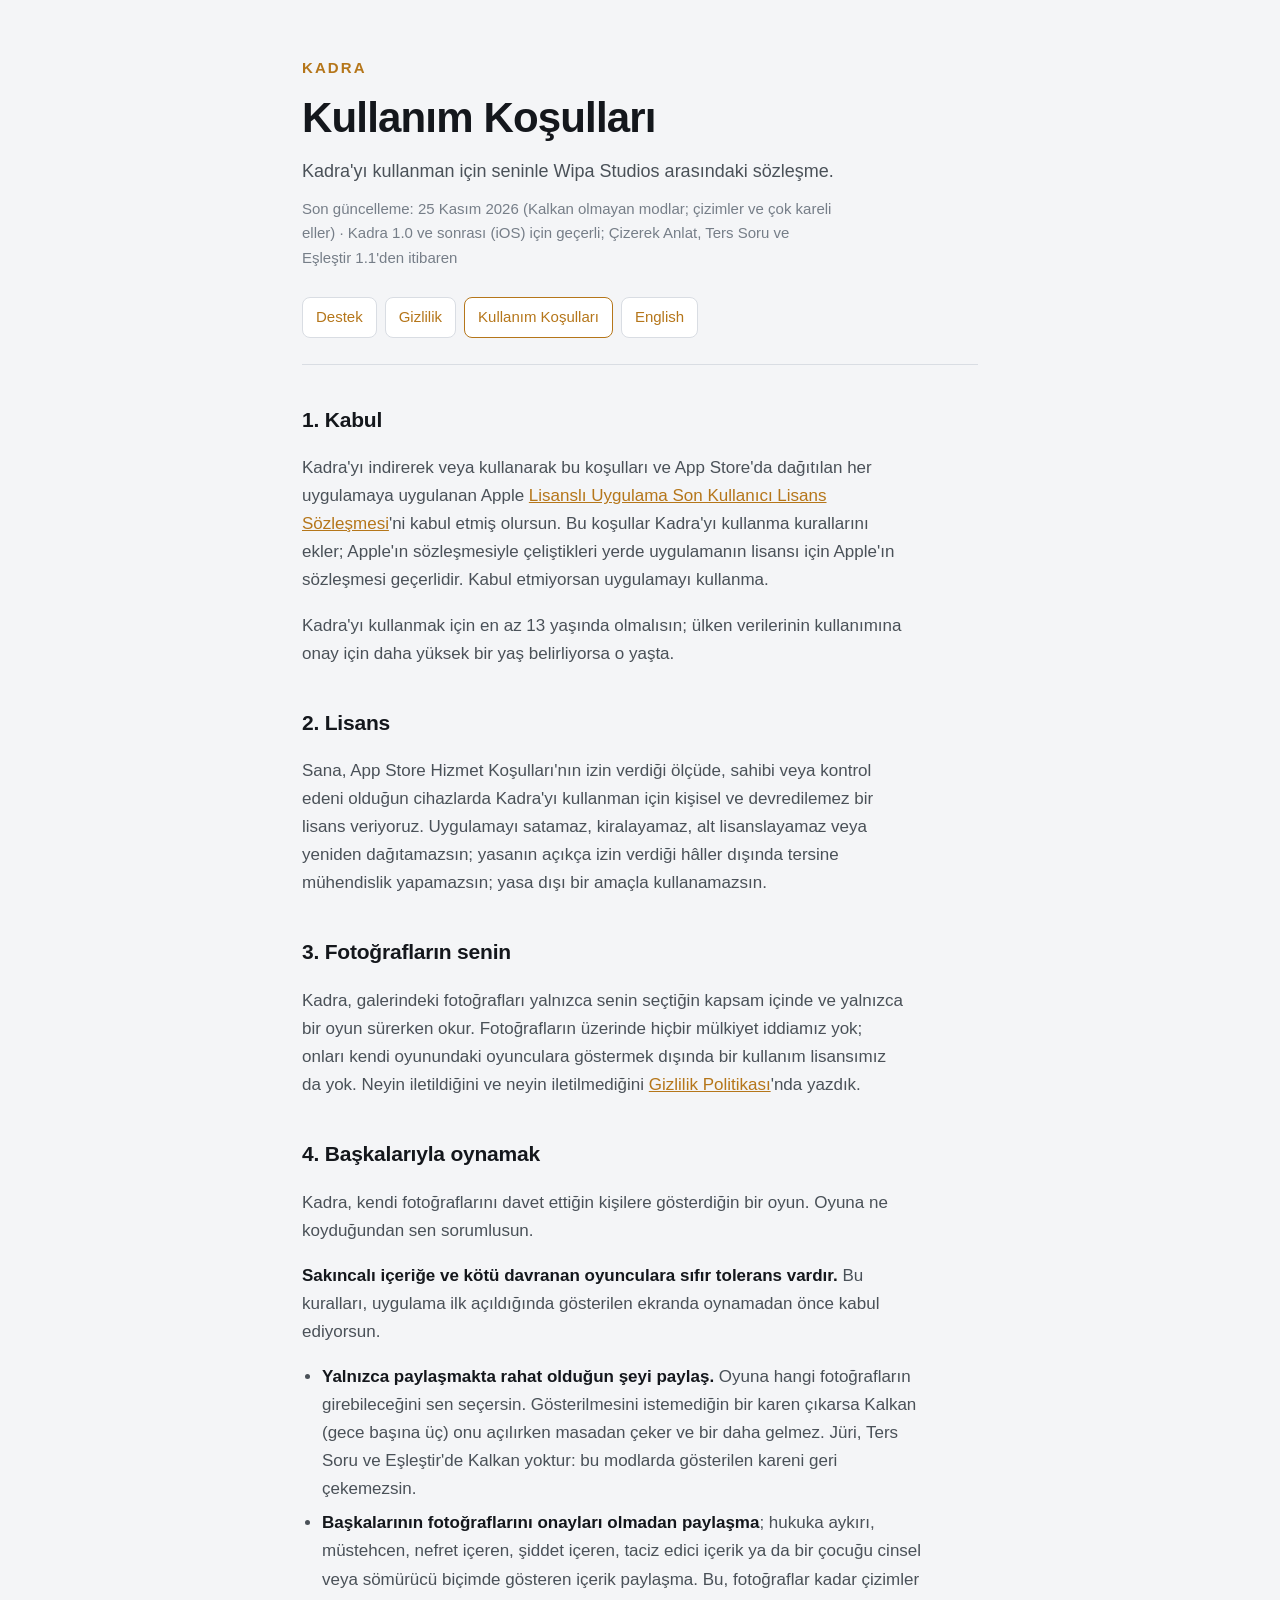
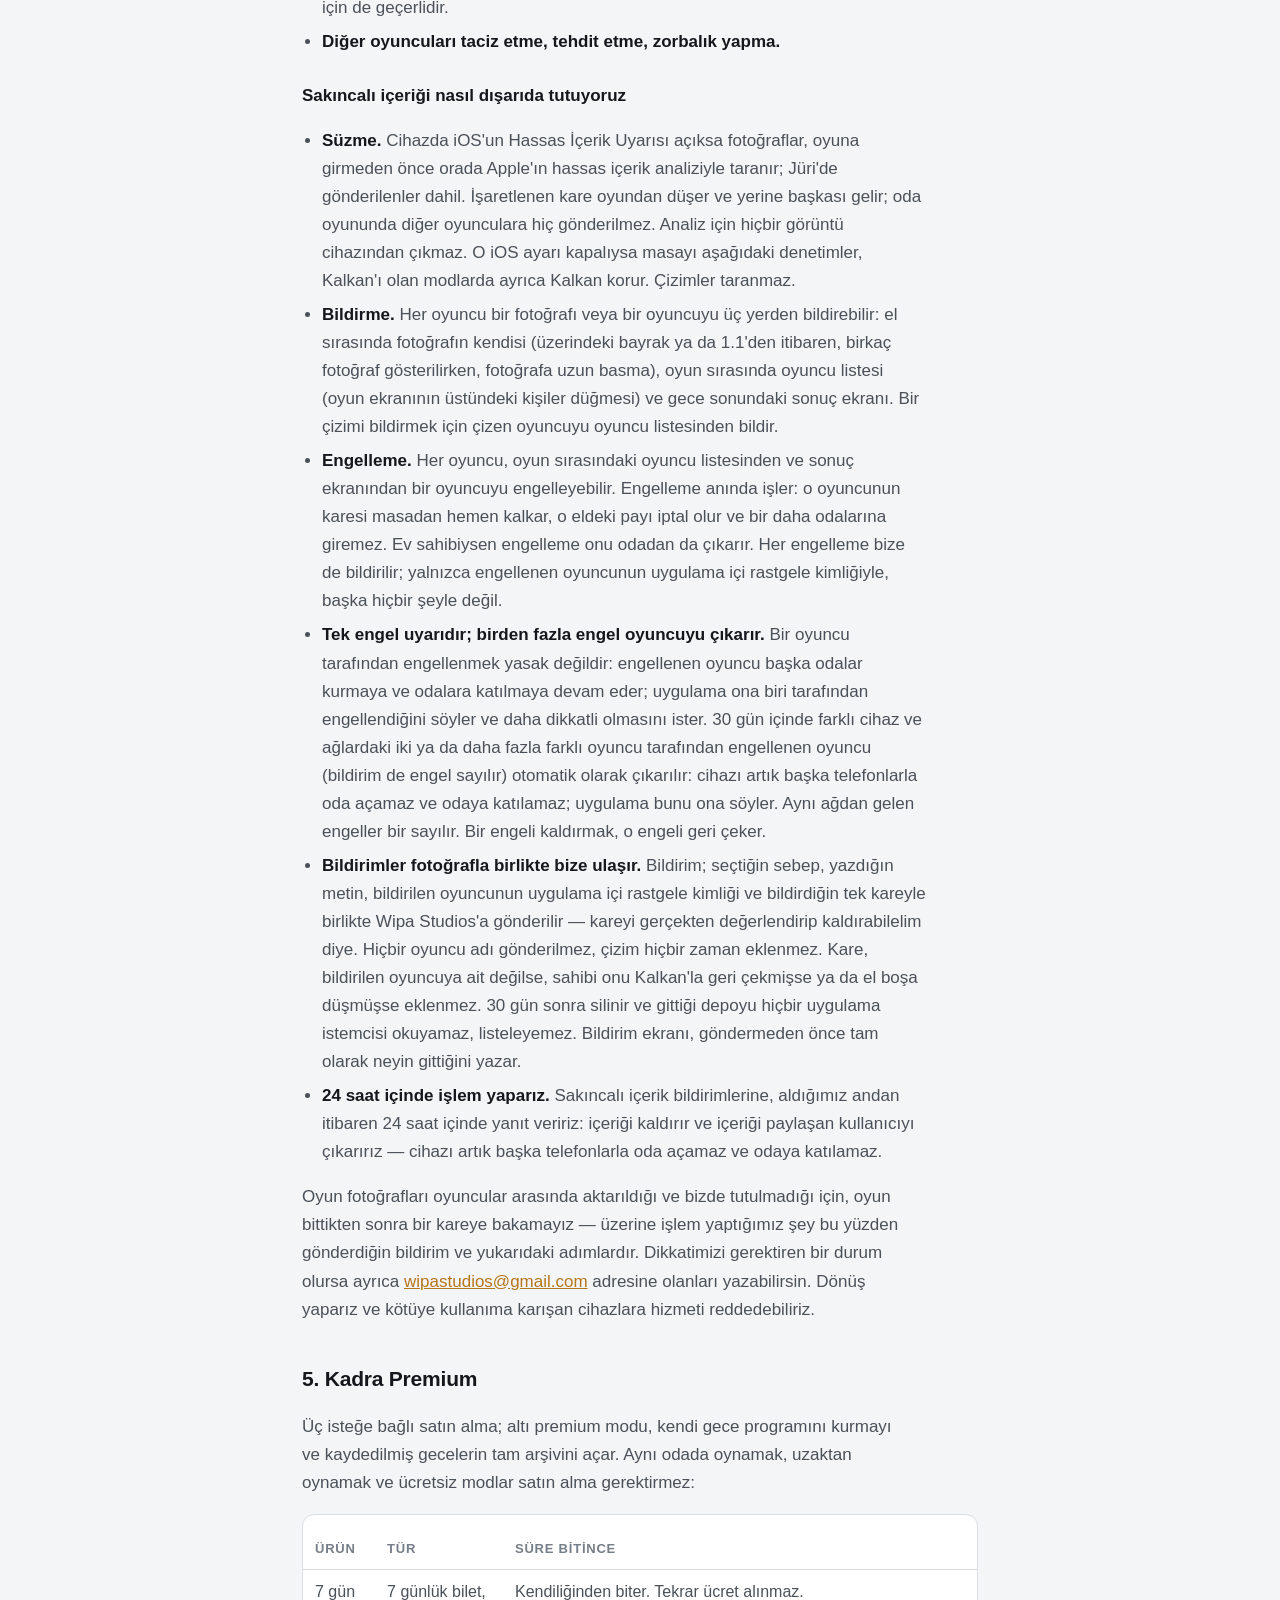
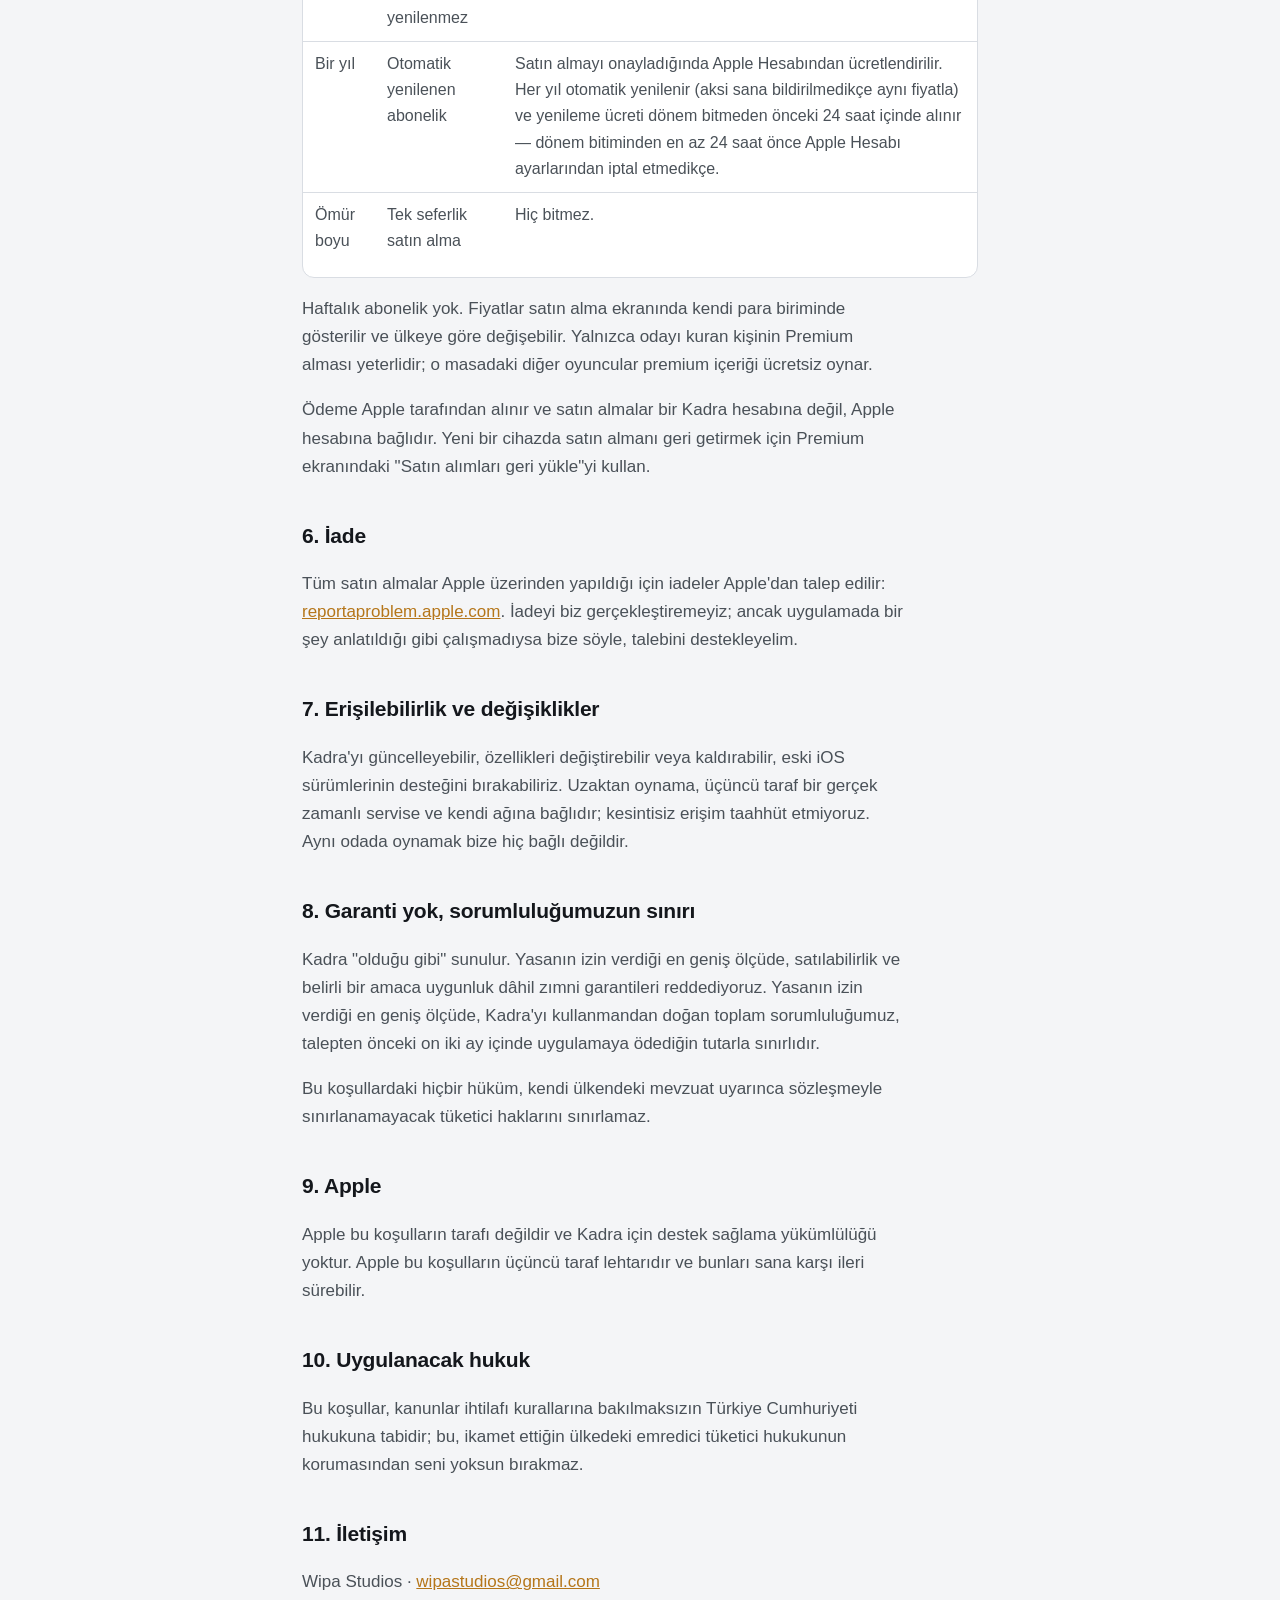
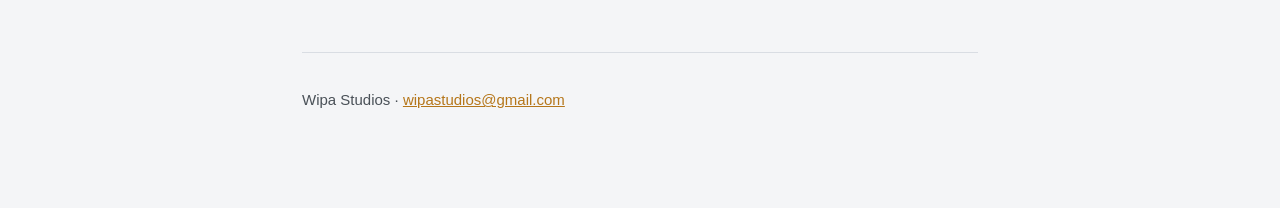
<file: tr/terms.html>
<!doctype html>
<html lang="tr">
<head>
<meta charset="utf-8">
<meta name="viewport" content="width=device-width,initial-scale=1">
<title>Kadra — Kullanım Koşulları</title>
<meta name="description" content="Kadra kullanım koşulları.">
<link rel="stylesheet" href="../style.css">
</head>
<body>
<div class="wrap">
<header>
  <p class="brand">Kadra</p>
  <h1>Kullanım Koşulları</h1>
  <p class="lede">Kadra'yı kullanman için seninle Wipa Studios arasındaki sözleşme.</p>
  <p class="updated">Son güncelleme: 25 Kasım 2026 (Kalkan olmayan modlar; çizimler ve çok kareli eller) · Kadra 1.0 ve sonrası (iOS) için geçerli; Çizerek Anlat, Ters Soru ve Eşleştir 1.1'den itibaren</p>
  <nav>
    <a href="./">Destek</a>
    <a href="privacy.html">Gizlilik</a>
    <a href="terms.html" aria-current="page">Kullanım Koşulları</a>
    <a href="../terms.html">English</a>
  </nav>
</header>

<h2>1. Kabul</h2>
<p>Kadra'yı indirerek veya kullanarak bu koşulları ve App Store'da dağıtılan her uygulamaya
   uygulanan Apple
   <a href="https://www.apple.com/legal/internet-services/itunes/dev/stdeula/">Lisanslı Uygulama
   Son Kullanıcı Lisans Sözleşmesi</a>'ni kabul etmiş olursun. Bu koşullar Kadra'yı kullanma
   kurallarını ekler; Apple'ın sözleşmesiyle çeliştikleri yerde uygulamanın lisansı için Apple'ın
   sözleşmesi geçerlidir. Kabul etmiyorsan uygulamayı kullanma.</p>
<p>Kadra'yı kullanmak için en az 13 yaşında olmalısın; ülken verilerinin kullanımına onay için
   daha yüksek bir yaş belirliyorsa o yaşta.</p>

<h2>2. Lisans</h2>
<p>Sana, App Store Hizmet Koşulları'nın izin verdiği ölçüde, sahibi veya kontrol edeni olduğun
   cihazlarda Kadra'yı kullanman için kişisel ve devredilemez bir lisans veriyoruz. Uygulamayı
   satamaz, kiralayamaz, alt lisanslayamaz veya yeniden dağıtamazsın; yasanın açıkça izin
   verdiği hâller dışında tersine mühendislik yapamazsın; yasa dışı bir amaçla kullanamazsın.</p>

<h2>3. Fotoğrafların senin</h2>
<p>Kadra, galerindeki fotoğrafları yalnızca senin seçtiğin kapsam içinde ve yalnızca bir oyun
   sürerken okur. Fotoğrafların üzerinde hiçbir mülkiyet iddiamız yok; onları kendi oyunundaki
   oyunculara göstermek dışında bir kullanım lisansımız da yok. Neyin iletildiğini ve neyin
   iletilmediğini <a href="privacy.html">Gizlilik Politikası</a>'nda yazdık.</p>

<h2>4. Başkalarıyla oynamak</h2>
<p>Kadra, kendi fotoğraflarını davet ettiğin kişilere gösterdiğin bir oyun. Oyuna ne koyduğundan
   sen sorumlusun.</p>
<p><strong>Sakıncalı içeriğe ve kötü davranan oyunculara sıfır tolerans vardır.</strong> Bu
   kuralları, uygulama ilk açıldığında gösterilen ekranda oynamadan önce kabul ediyorsun.</p>
<ul>
  <li><strong>Yalnızca paylaşmakta rahat olduğun şeyi paylaş.</strong> Oyuna hangi
      fotoğrafların girebileceğini sen seçersin. Gösterilmesini istemediğin bir karen çıkarsa
      Kalkan (gece başına üç) onu açılırken masadan çeker ve bir daha gelmez. Jüri, Ters Soru ve
      Eşleştir'de Kalkan yoktur: bu modlarda gösterilen kareni geri çekemezsin.</li>
  <li><strong>Başkalarının fotoğraflarını onayları olmadan paylaşma</strong>; hukuka aykırı,
      müstehcen, nefret içeren, şiddet içeren, taciz edici içerik ya da bir çocuğu cinsel veya
      sömürücü biçimde gösteren içerik paylaşma. Bu, fotoğraflar kadar çizimler için de
      geçerlidir.</li>
  <li><strong>Diğer oyuncuları taciz etme, tehdit etme, zorbalık yapma.</strong></li>
</ul>

<h3>Sakıncalı içeriği nasıl dışarıda tutuyoruz</h3>
<ul>
  <li><strong>Süzme.</strong> Cihazda iOS'un Hassas İçerik Uyarısı açıksa fotoğraflar, oyuna
      girmeden önce orada Apple'ın hassas içerik analiziyle taranır; Jüri'de gönderilenler dahil.
      İşaretlenen kare oyundan düşer ve yerine başkası gelir; oda oyununda diğer oyunculara hiç
      gönderilmez. Analiz için hiçbir görüntü cihazından çıkmaz. O iOS ayarı kapalıysa masayı
      aşağıdaki denetimler, Kalkan'ı olan modlarda ayrıca Kalkan korur. Çizimler
      taranmaz.</li>
  <li><strong>Bildirme.</strong> Her oyuncu bir fotoğrafı veya bir oyuncuyu üç yerden
      bildirebilir: el sırasında fotoğrafın kendisi (üzerindeki bayrak ya da 1.1'den
      itibaren, birkaç fotoğraf gösterilirken, fotoğrafa uzun basma), oyun sırasında oyuncu listesi (oyun ekranının üstündeki
      kişiler düğmesi) ve gece sonundaki sonuç ekranı. Bir çizimi bildirmek için çizen oyuncuyu
      oyuncu listesinden bildir.</li>
  <li><strong>Engelleme.</strong> Her oyuncu, oyun sırasındaki oyuncu listesinden ve sonuç
      ekranından bir oyuncuyu engelleyebilir. Engelleme anında işler: o oyuncunun karesi masadan
      hemen kalkar, o eldeki payı iptal olur ve bir daha odalarına giremez. Ev sahibiysen
      engelleme onu odadan da çıkarır. Her engelleme bize de bildirilir; yalnızca engellenen
      oyuncunun uygulama içi rastgele kimliğiyle, başka hiçbir şeyle değil.</li>
  <li><strong>Tek engel uyarıdır; birden fazla engel oyuncuyu çıkarır.</strong> Bir oyuncu
      tarafından engellenmek yasak değildir: engellenen oyuncu başka odalar kurmaya ve odalara
      katılmaya devam eder; uygulama ona biri tarafından engellendiğini söyler ve daha dikkatli
      olmasını ister. 30 gün içinde farklı cihaz ve ağlardaki iki ya da daha fazla farklı oyuncu
      tarafından engellenen oyuncu (bildirim de engel sayılır) otomatik olarak çıkarılır: cihazı
      artık başka telefonlarla oda açamaz ve odaya katılamaz; uygulama bunu ona söyler. Aynı ağdan
      gelen engeller bir sayılır. Bir engeli kaldırmak, o engeli geri çeker.</li>
  <li><strong>Bildirimler fotoğrafla birlikte bize ulaşır.</strong> Bildirim; seçtiğin sebep,
      yazdığın metin, bildirilen oyuncunun uygulama içi rastgele kimliği ve bildirdiğin tek
      kareyle birlikte Wipa Studios'a gönderilir — kareyi gerçekten değerlendirip kaldırabilelim
      diye. Hiçbir oyuncu adı gönderilmez, çizim hiçbir zaman eklenmez. Kare,
      bildirilen oyuncuya ait değilse, sahibi onu Kalkan'la geri çekmişse ya da el boşa
      düşmüşse eklenmez. 30 gün sonra silinir ve gittiği depoyu hiçbir uygulama istemcisi
      okuyamaz, listeleyemez. Bildirim ekranı, göndermeden önce tam olarak neyin gittiğini
      yazar.</li>
  <li><strong>24 saat içinde işlem yaparız.</strong> Sakıncalı içerik bildirimlerine, aldığımız
      andan itibaren 24 saat içinde yanıt veririz: içeriği kaldırır ve içeriği paylaşan
      kullanıcıyı çıkarırız — cihazı artık başka telefonlarla oda açamaz ve odaya katılamaz.</li>
</ul>
<p>Oyun fotoğrafları oyuncular arasında aktarıldığı ve bizde tutulmadığı için, oyun bittikten sonra
   bir kareye bakamayız — üzerine işlem yaptığımız şey bu yüzden gönderdiğin bildirim ve
   yukarıdaki adımlardır. Dikkatimizi gerektiren bir durum olursa ayrıca
   <a href="mailto:wipastudios@gmail.com">wipastudios@gmail.com</a> adresine olanları
   yazabilirsin. Dönüş yaparız ve kötüye kullanıma karışan cihazlara hizmeti
   reddedebiliriz.</p>

<h2>5. Kadra Premium</h2>
<p>Üç isteğe bağlı satın alma; altı premium modu, kendi gece programını kurmayı ve kaydedilmiş
   gecelerin tam arşivini açar. Aynı odada oynamak, uzaktan oynamak ve ücretsiz modlar satın alma
   gerektirmez:</p>
<div class="tablewrap">
<table>
  <tr><th>Ürün</th><th>Tür</th><th>Süre bitince</th></tr>
  <tr><td>7 gün</td><td>7 günlük bilet, yenilenmez</td>
      <td>Kendiliğinden biter. Tekrar ücret alınmaz.</td></tr>
  <tr><td>Bir yıl</td><td>Otomatik yenilenen abonelik</td>
      <td>Satın almayı onayladığında Apple Hesabından ücretlendirilir. Her yıl otomatik
          yenilenir (aksi sana bildirilmedikçe aynı fiyatla) ve yenileme ücreti dönem bitmeden
          önceki 24 saat içinde alınır — dönem bitiminden en az 24 saat önce Apple Hesabı
          ayarlarından iptal etmedikçe.</td></tr>
  <tr><td>Ömür boyu</td><td>Tek seferlik satın alma</td>
      <td>Hiç bitmez.</td></tr>
</table>
</div>
<p>Haftalık abonelik yok. Fiyatlar satın alma ekranında kendi para biriminde gösterilir ve
   ülkeye göre değişebilir. Yalnızca odayı kuran kişinin Premium alması yeterlidir;
   o masadaki diğer oyuncular premium içeriği ücretsiz oynar.</p>
<p>Ödeme Apple tarafından alınır ve satın almalar bir Kadra hesabına değil, Apple hesabına
   bağlıdır. Yeni bir cihazda satın almanı geri getirmek için Premium ekranındaki "Satın
   alımları geri yükle"yi kullan.</p>

<h2>6. İade</h2>
<p>Tüm satın almalar Apple üzerinden yapıldığı için iadeler Apple'dan talep edilir:
   <a href="https://reportaproblem.apple.com">reportaproblem.apple.com</a>. İadeyi biz
   gerçekleştiremeyiz; ancak uygulamada bir şey anlatıldığı gibi çalışmadıysa bize söyle,
   talebini destekleyelim.</p>

<h2>7. Erişilebilirlik ve değişiklikler</h2>
<p>Kadra'yı güncelleyebilir, özellikleri değiştirebilir veya kaldırabilir, eski iOS
   sürümlerinin desteğini bırakabiliriz. Uzaktan oynama, üçüncü taraf bir gerçek zamanlı
   servise ve kendi ağına bağlıdır; kesintisiz erişim taahhüt etmiyoruz. Aynı odada oynamak
   bize hiç bağlı değildir.</p>

<h2>8. Garanti yok, sorumluluğumuzun sınırı</h2>
<p>Kadra "olduğu gibi" sunulur. Yasanın izin verdiği en geniş ölçüde, satılabilirlik ve belirli
   bir amaca uygunluk dâhil zımni garantileri reddediyoruz. Yasanın izin verdiği en geniş
   ölçüde, Kadra'yı kullanmandan doğan toplam sorumluluğumuz, talepten önceki on iki ay içinde
   uygulamaya ödediğin tutarla sınırlıdır.</p>
<p>Bu koşullardaki hiçbir hüküm, kendi ülkendeki mevzuat uyarınca sözleşmeyle sınırlanamayacak
   tüketici haklarını sınırlamaz.</p>

<h2>9. Apple</h2>
<p>Apple bu koşulların tarafı değildir ve Kadra için destek sağlama yükümlülüğü yoktur.
   Apple bu koşulların üçüncü taraf lehtarıdır ve bunları sana karşı ileri sürebilir.</p>

<h2>10. Uygulanacak hukuk</h2>
<p>Bu koşullar, kanunlar ihtilafı kurallarına bakılmaksızın Türkiye Cumhuriyeti hukukuna
   tabidir; bu, ikamet ettiğin ülkedeki emredici tüketici hukukunun korumasından seni yoksun
   bırakmaz.</p>

<h2>11. İletişim</h2>
<p>Wipa Studios · <a href="mailto:wipastudios@gmail.com">wipastudios@gmail.com</a></p>

<footer>
  <p>Wipa Studios · <a href="mailto:wipastudios@gmail.com">wipastudios@gmail.com</a></p>
</footer>
</div>
</body>
</html>
</file>
<file: style.css>
:root{
  --ground:#F4F5F7; --panel:#FFFFFF; --ink:#14171C; --ink-2:#4A5158; --ink-3:#767E88;
  --rule:#D9DDE3; --accent:#B5761A;
}
@media (prefers-color-scheme: dark){:root{
  --ground:#0E1014; --panel:#171A20; --ink:#E9EBEF; --ink-2:#AEB5BF; --ink-3:#7C848F;
  --rule:#2A2F38; --accent:#E5AC4A;
}}
*{box-sizing:border-box}
body{margin:0;background:var(--ground);color:var(--ink);
  font:17px/1.65 -apple-system,BlinkMacSystemFont,"Segoe UI",Roboto,sans-serif;
  -webkit-font-smoothing:antialiased}
.wrap{max-width:720px;margin:0 auto;padding:0 22px 80px}
header{padding:56px 0 26px;border-bottom:1px solid var(--rule)}
.brand{font-size:15px;letter-spacing:.14em;text-transform:uppercase;color:var(--accent);
  margin:0 0 14px;font-weight:600}
h1{font-size:clamp(30px,6vw,42px);line-height:1.1;margin:0;letter-spacing:-.02em}
.lede{color:var(--ink-2);margin:16px 0 0;font-size:18px}
.updated{color:var(--ink-3);font-size:15px;margin:10px 0 0}
h2{font-size:21px;margin:38px 0 10px;letter-spacing:-.01em}
h3{font-size:17px;margin:26px 0 6px}
p,li{color:var(--ink-2);max-width:64ch}
strong{color:var(--ink)}
a{color:var(--accent)}
ul{padding-left:20px}
li{margin-bottom:6px}
nav{margin:26px 0 0;display:flex;flex-wrap:wrap;gap:8px}
nav a{display:inline-block;padding:7px 13px;border:1px solid var(--rule);border-radius:8px;
  background:var(--panel);text-decoration:none;font-size:15px}
nav a[aria-current]{border-color:var(--accent);color:var(--accent)}
.box{background:var(--panel);border:1px solid var(--rule);border-radius:12px;
  padding:18px 20px;margin:20px 0}
.box p:last-child{margin-bottom:0}
table{border-collapse:collapse;width:100%;font-size:16px;margin:14px 0}
th,td{text-align:left;padding:9px 12px;border-bottom:1px solid var(--rule);vertical-align:top;color:var(--ink-2)}
th{color:var(--ink-3);font-size:13px;text-transform:uppercase;letter-spacing:.06em;font-weight:600}
.tablewrap{overflow-x:auto;border:1px solid var(--rule);border-radius:12px;background:var(--panel)}
tr:last-child td{border-bottom:none}
footer{margin-top:56px;padding-top:20px;border-top:1px solid var(--rule);
  color:var(--ink-3);font-size:15px}
code{font-family:ui-monospace,Menlo,monospace;font-size:.88em;background:var(--rule);
  padding:1px 5px;border-radius:4px;color:var(--ink)}
</file>
